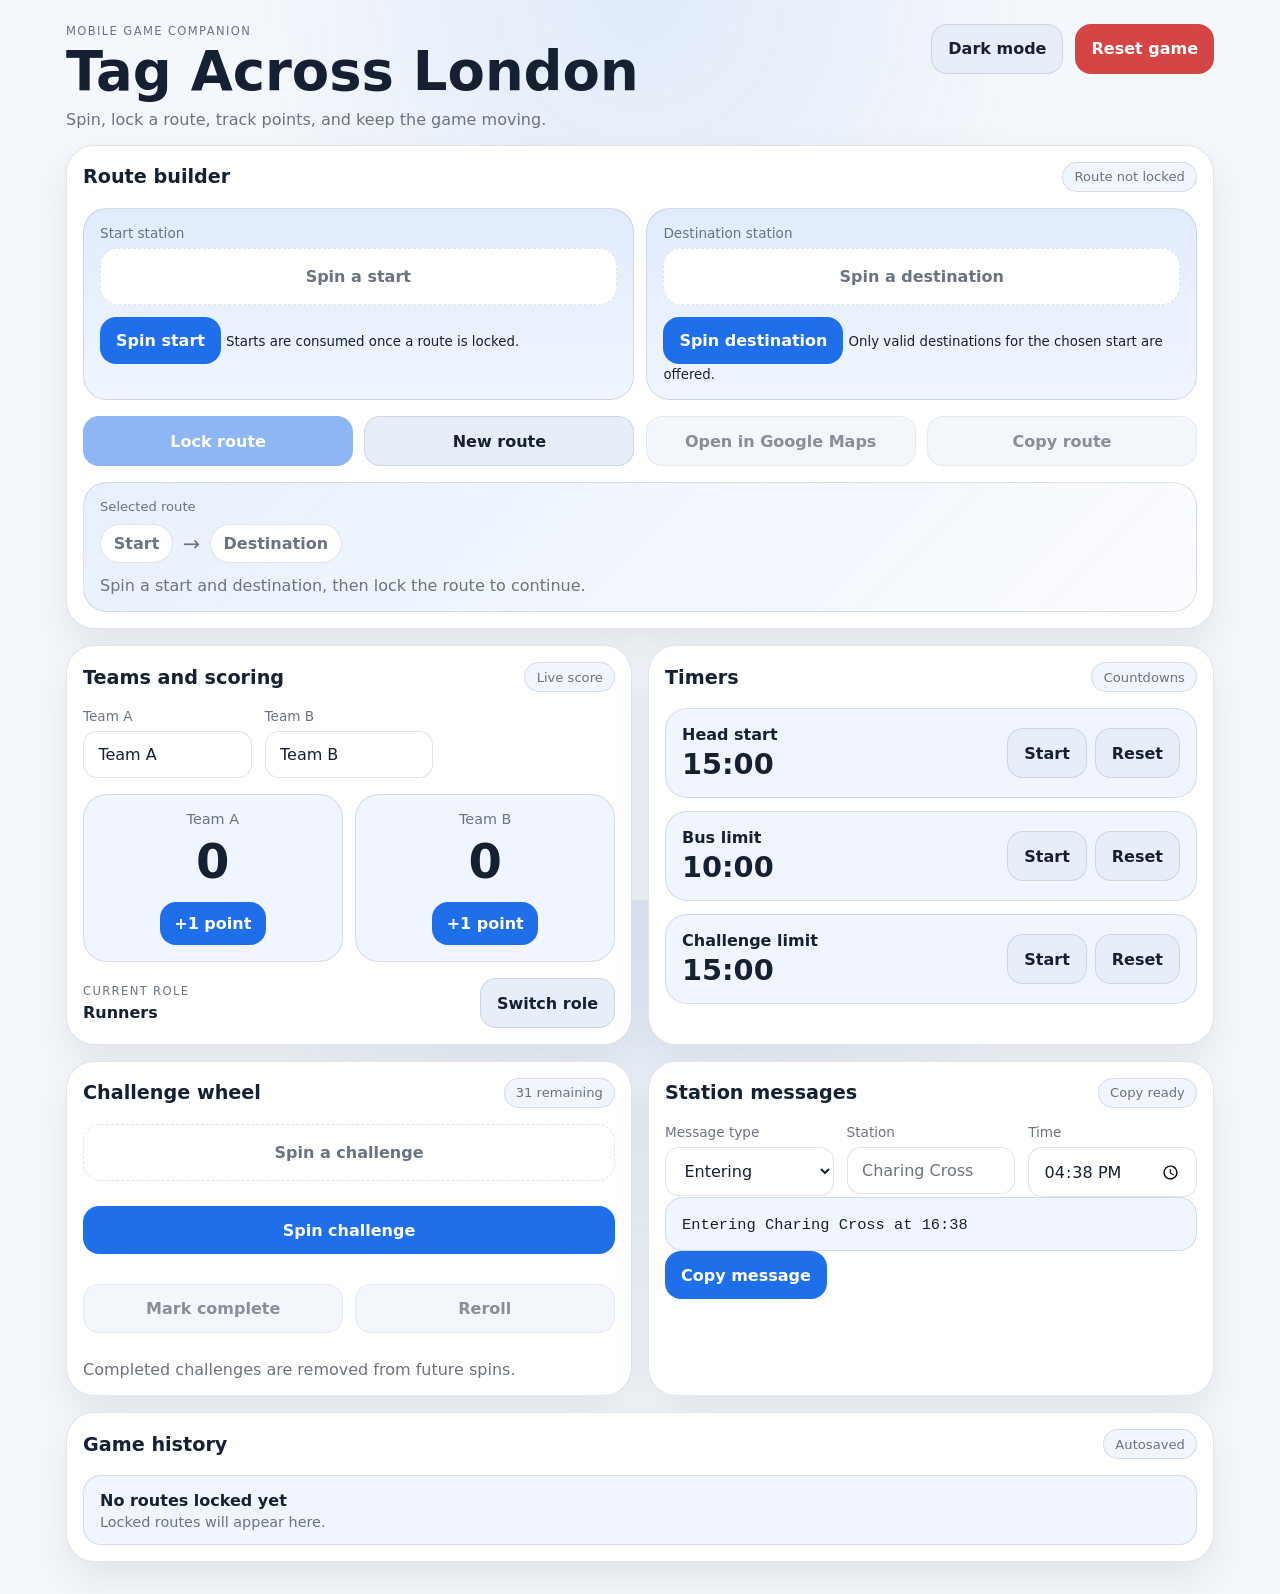
<file: index.html>
<!DOCTYPE html>
<html lang="en" data-theme="light">
<head>
  <meta charset="UTF-8" />
  <meta name="viewport" content="width=device-width, initial-scale=1, viewport-fit=cover" />
  <meta name="theme-color" content="#f4f7fb" />
  <meta name="apple-mobile-web-app-capable" content="yes" />
  <meta name="apple-mobile-web-app-status-bar-style" content="default" />
  <meta name="apple-mobile-web-app-title" content="Tag Across London" />
  <title>Tag Across London</title>
  <link rel="manifest" href="manifest.json" />
  <link rel="apple-touch-icon" href="icon-192.png" />
  <link rel="icon" type="image/png" href="icon-192.png" />
  <link rel="stylesheet" href="style.css" />
</head>
<body>
  <div class="app-shell">
    <header class="topbar">
      <div>
        <div class="eyebrow">Mobile game companion</div>
        <h1>Tag Across London</h1>
        <p class="subtitle">Spin, lock a route, track points, and keep the game moving.</p>
      </div>
      <div class="top-actions">
        <button id="themeToggle" class="ghost">Dark mode</button>
        <button id="resetGame" class="danger">Reset game</button>
      </div>
    </header>

    <main class="grid">
      <section class="card hero-card">
        <div class="section-head">
          <h2>Route builder</h2>
          <span id="routeStatus" class="pill">Route not locked</span>
        </div>

        <div class="route-panels">
          <div class="spin-box">
            <label>Start station</label>
            <div id="startChip" class="big-chip muted">Spin a start</div>
            <button id="spinStart" class="primary">Spin start</button>
            <small id="startHint">Starts are consumed once a route is locked.</small>
          </div>

          <div class="spin-box">
            <label>Destination station</label>
            <div id="destinationChip" class="big-chip muted">Spin a destination</div>
            <button id="spinDestination" class="primary">Spin destination</button>
            <small id="destinationHint">Only valid destinations for the chosen start are offered.</small>
          </div>
        </div>

        <div class="route-actions">
          <button id="lockRoute" class="primary">Lock route</button>
          <button id="newRoute" class="ghost">New route</button>
          <button id="openMaps" class="ghost" disabled>Open in Google Maps</button>
          <button id="copyRoute" class="ghost" disabled>Copy route</button>
        </div>

        <div class="route-map" aria-label="Selected route">
          <div class="mini-map-label">Selected route</div>
          <div class="mini-map-line">
            <span id="mapStart" class="map-node muted">Start</span>
            <span class="map-arrow">→</span>
            <span id="mapDestination" class="map-node muted">Destination</span>
          </div>
          <p id="mapText" class="map-text">Spin a start and destination, then lock the route to continue.</p>
        </div>
      </section>

      <section class="card">
        <div class="section-head">
          <h2>Teams and scoring</h2>
          <span class="pill">Live score</span>
        </div>

        <div class="team-grid">
          <label class="field">
            <span>Team A</span>
            <input id="teamAName" type="text" />
          </label>
          <label class="field">
            <span>Team B</span>
            <input id="teamBName" type="text" />
          </label>
        </div>

        <div class="scoreboard">
          <div class="score-card">
            <div id="teamALabel" class="score-title">Team A</div>
            <div id="teamAScore" class="score-number">0</div>
            <button id="scoreA" class="primary small">+1 point</button>
          </div>
          <div class="score-card">
            <div id="teamBLabel" class="score-title">Team B</div>
            <div id="teamBScore" class="score-number">0</div>
            <button id="scoreB" class="primary small">+1 point</button>
          </div>
        </div>

        <div class="role-row">
          <div>
            <div class="eyebrow">Current role</div>
            <strong id="currentRole">Runners</strong>
          </div>
          <button id="switchRole" class="ghost">Switch role</button>
        </div>
      </section>

      <section class="card">
        <div class="section-head">
          <h2>Timers</h2>
          <span class="pill">Countdowns</span>
        </div>

        <div class="timer-list">
          <div class="timer-row" data-timer="headStart">
            <div>
              <strong>Head start</strong>
              <div class="timer-value" id="headStartValue">15:00</div>
            </div>
            <div class="timer-controls">
              <button class="ghost timer-toggle">Start</button>
              <button class="ghost timer-reset">Reset</button>
            </div>
          </div>
          <div class="timer-row" data-timer="busLimit">
            <div>
              <strong>Bus limit</strong>
              <div class="timer-value" id="busLimitValue">10:00</div>
            </div>
            <div class="timer-controls">
              <button class="ghost timer-toggle">Start</button>
              <button class="ghost timer-reset">Reset</button>
            </div>
          </div>
          <div class="timer-row" data-timer="challenge">
            <div>
              <strong>Challenge limit</strong>
              <div class="timer-value" id="challengeValue">15:00</div>
            </div>
            <div class="timer-controls">
              <button class="ghost timer-toggle">Start</button>
              <button class="ghost timer-reset">Reset</button>
            </div>
          </div>
        </div>
      </section>

      <section class="card">
        <div class="section-head">
          <h2>Challenge wheel</h2>
          <span id="challengeCount" class="pill">31 challenges</span>
        </div>

        <div class="challenge-wheel">
          <div id="challengeChip" class="big-chip muted">Spin a challenge</div>
          <button id="spinChallenge" class="primary">Spin challenge</button>
          <div class="route-actions compact">
            <button id="markChallengeDone" class="ghost" disabled>Mark complete</button>
            <button id="rerollChallenge" class="ghost" disabled>Reroll</button>
          </div>
          <p id="challengeText" class="map-text">Completed challenges are removed from future spins.</p>
        </div>
      </section>

      <section class="card">
        <div class="section-head">
          <h2>Station messages</h2>
          <span class="pill">Copy ready</span>
        </div>

        <div class="message-form">
          <label class="field">
            <span>Message type</span>
            <select id="messageType">
              <option value="Entering">Entering</option>
              <option value="Leaving">Leaving</option>
            </select>
          </label>
          <label class="field">
            <span>Station</span>
            <input id="messageStation" type="text" placeholder="Charing Cross" />
          </label>
          <label class="field">
            <span>Time</span>
            <input id="messageTime" type="time" />
          </label>
        </div>

        <div class="message-output">
          <code id="messagePreview">Entering Charing Cross at 14:30</code>
        </div>
        <button id="copyMessage" class="primary">Copy message</button>
      </section>

      <section class="card full-width">
        <div class="section-head">
          <h2>Game history</h2>
          <span class="pill">Autosaved</span>
        </div>
        <div id="historyList" class="history-list"></div>
      </section>
    </main>
  </div>

  <template id="historyTemplate">
    <article class="history-item">
      <div class="history-title"></div>
      <div class="history-meta"></div>
    </article>
  </template>

  <script src="app.js"></script>
</body>
</html>
</file>
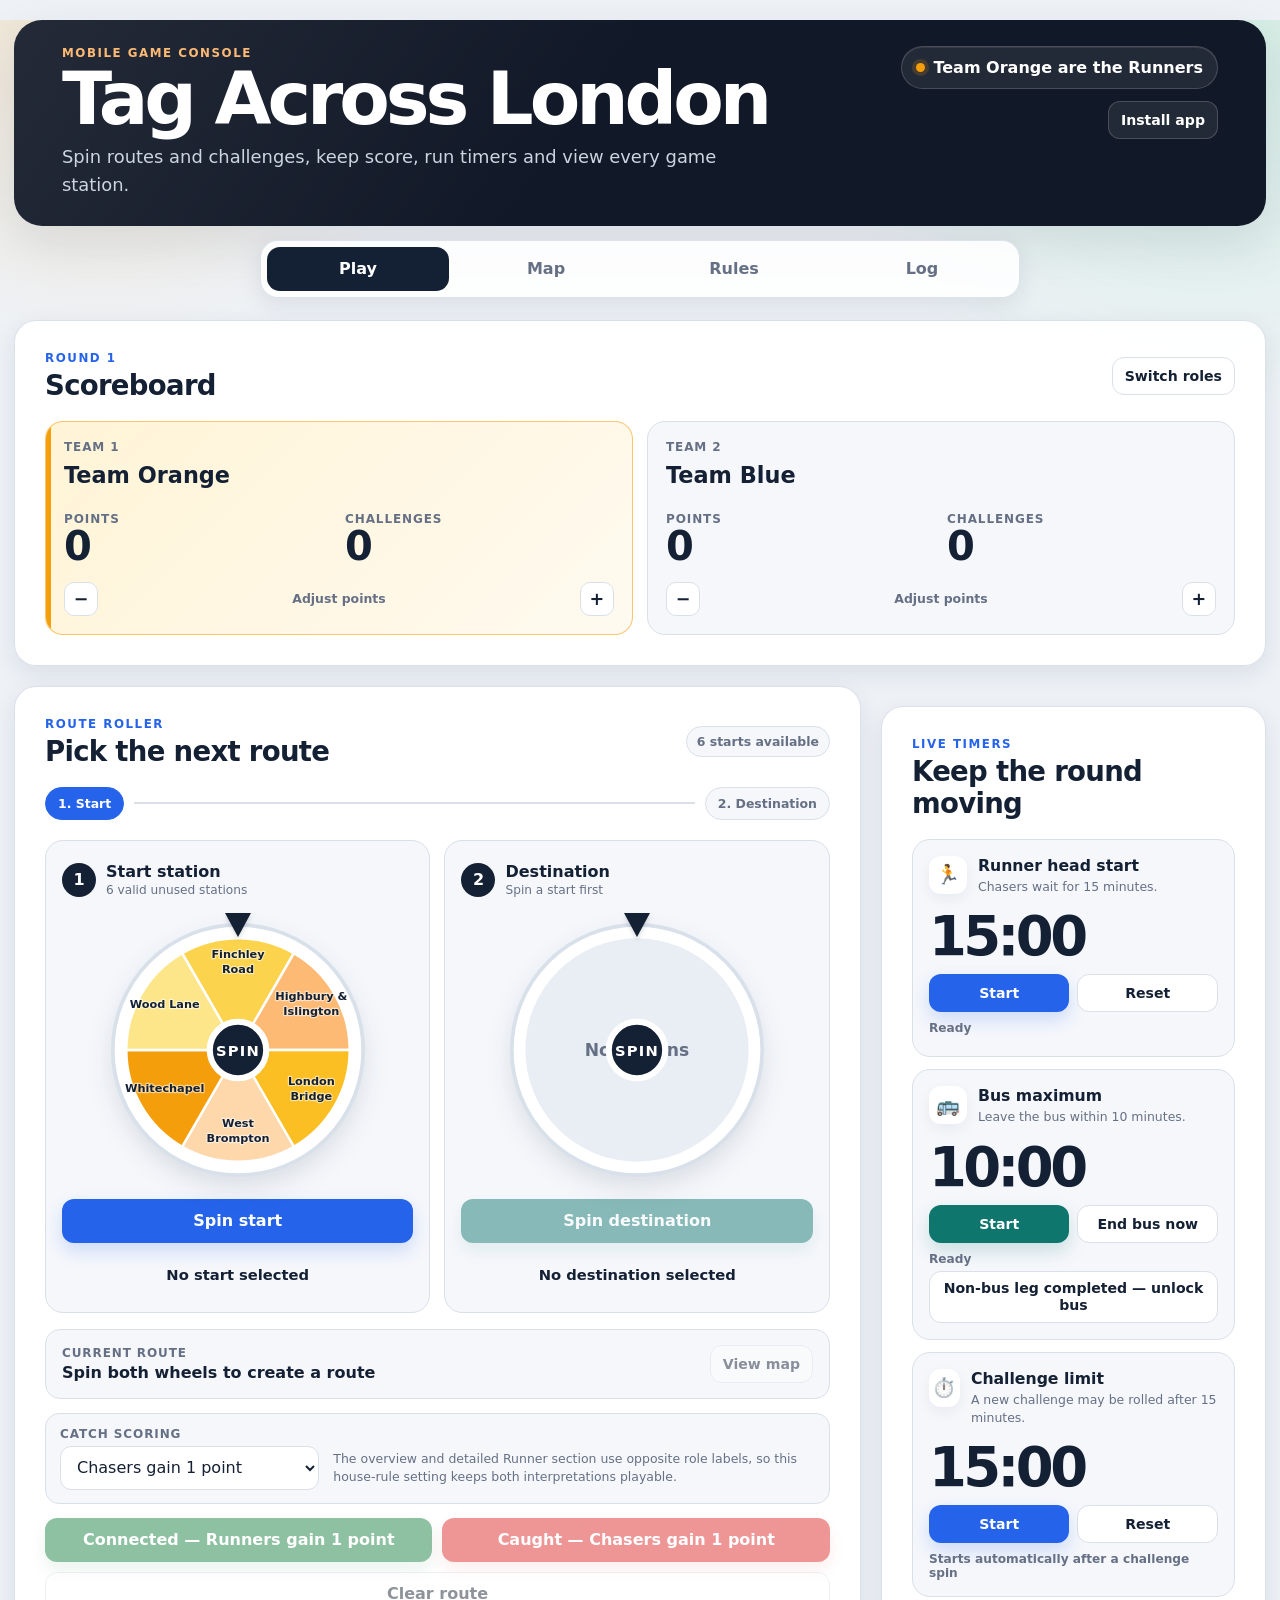
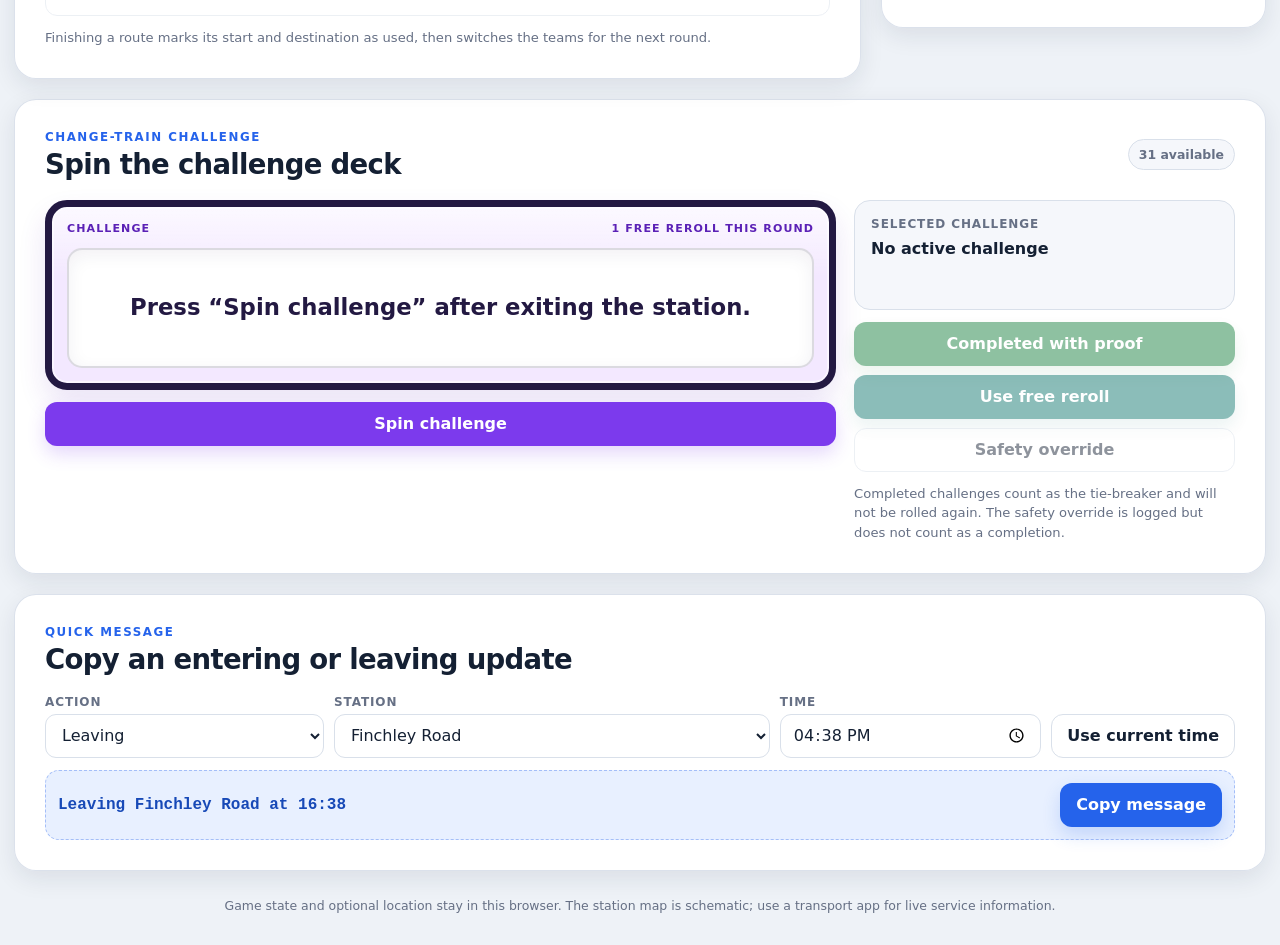
<file: tag-across-london-game-website/tag-across-london-game/hosted-site/index.html>
<!doctype html>
<html lang="en">
<head>
  <meta charset="utf-8">
  <meta name="viewport" content="width=device-width, initial-scale=1, viewport-fit=cover">
  <meta name="theme-color" content="#111827">
  <meta name="description" content="A lightweight game console for Tag Across London: route and challenge spinners, a station map, timers, scores, messages and a round log.">
  <title>Tag Across London — Game Console</title>
  <link rel="manifest" href="manifest.webmanifest">
  <link rel="icon" href="icon.svg" type="image/svg+xml">
  <link rel="stylesheet" href="styles.css">
</head>
<body>
  <a class="skip-link" href="#main">Skip to game controls</a>

  <header class="app-header">
    <div class="header-copy">
      <p class="eyebrow">Mobile game console</p>
      <h1>Tag Across London</h1>
      <p class="subtitle">Spin routes and challenges, keep score, run timers and view every game station.</p>
    </div>
    <div class="header-actions">
      <span id="runnerBadge" class="runner-badge" aria-live="polite">Team Orange are the Runners</span>
      <button id="installButton" class="button button-ghost button-small" type="button" hidden>Install app</button>
    </div>
  </header>

  <nav class="tabbar" aria-label="Game sections">
    <button class="tab-button is-active" type="button" data-tab="play" aria-controls="panel-play" aria-selected="true">Play</button>
    <button class="tab-button" type="button" data-tab="map" aria-controls="panel-map" aria-selected="false">Map</button>
    <button class="tab-button" type="button" data-tab="rules" aria-controls="panel-rules" aria-selected="false">Rules</button>
    <button class="tab-button" type="button" data-tab="log" aria-controls="panel-log" aria-selected="false">Log</button>
  </nav>

  <main id="main" class="app-main">
    <section id="panel-play" class="tab-panel is-active" data-panel="play" aria-labelledby="play-heading">
      <h2 id="play-heading" class="sr-only">Play controls</h2>

      <section class="card scoreboard-card" aria-labelledby="scoreboard-title">
        <div class="section-heading">
          <div>
            <p class="eyebrow">Round <span id="roundNumber">1</span></p>
            <h3 id="scoreboard-title">Scoreboard</h3>
          </div>
          <button id="switchRolesButton" class="button button-ghost button-small" type="button">Switch roles</button>
        </div>

        <div class="score-grid">
          <article id="teamCard0" class="team-card is-runner">
            <label class="field-label" for="teamName0">Team 1</label>
            <input id="teamName0" class="team-name-input" value="Team Orange" maxlength="32" autocomplete="off">
            <div class="team-stats">
              <div>
                <span class="stat-label">Points</span>
                <strong id="teamScore0" class="stat-value">0</strong>
              </div>
              <div>
                <span class="stat-label">Challenges</span>
                <strong id="teamChallenges0" class="stat-value">0</strong>
              </div>
            </div>
            <div class="manual-score-controls" aria-label="Manual score adjustment for Team 1">
              <button class="icon-button" type="button" data-score-team="0" data-score-delta="-1" aria-label="Subtract one point from Team 1">−</button>
              <span>Adjust points</span>
              <button class="icon-button" type="button" data-score-team="0" data-score-delta="1" aria-label="Add one point to Team 1">+</button>
            </div>
          </article>

          <article id="teamCard1" class="team-card">
            <label class="field-label" for="teamName1">Team 2</label>
            <input id="teamName1" class="team-name-input" value="Team Blue" maxlength="32" autocomplete="off">
            <div class="team-stats">
              <div>
                <span class="stat-label">Points</span>
                <strong id="teamScore1" class="stat-value">0</strong>
              </div>
              <div>
                <span class="stat-label">Challenges</span>
                <strong id="teamChallenges1" class="stat-value">0</strong>
              </div>
            </div>
            <div class="manual-score-controls" aria-label="Manual score adjustment for Team 2">
              <button class="icon-button" type="button" data-score-team="1" data-score-delta="-1" aria-label="Subtract one point from Team 2">−</button>
              <span>Adjust points</span>
              <button class="icon-button" type="button" data-score-team="1" data-score-delta="1" aria-label="Add one point to Team 2">+</button>
            </div>
          </article>
        </div>
      </section>

      <div class="content-grid content-grid-route">
        <section class="card route-card" aria-labelledby="route-title">
          <div class="section-heading">
            <div>
              <p class="eyebrow">Route roller</p>
              <h3 id="route-title">Pick the next route</h3>
            </div>
            <span id="routeAvailability" class="status-pill">6 starts available</span>
          </div>

          <div class="route-progress" aria-label="Route selection progress">
            <span id="routeStepStart" class="route-step is-active">1. Start</span>
            <span class="route-step-line" aria-hidden="true"></span>
            <span id="routeStepDestination" class="route-step">2. Destination</span>
          </div>

          <div class="wheel-grid">
            <article class="wheel-card">
              <div class="wheel-label-row">
                <span class="wheel-number">1</span>
                <div>
                  <h4>Start station</h4>
                  <p id="startPoolLabel">Unused stations only</p>
                </div>
              </div>
              <div class="wheel-stage">
                <span class="wheel-pointer" aria-hidden="true"></span>
                <svg id="startWheel" class="spinner-wheel" viewBox="0 0 220 220" role="img" aria-label="Start station wheel"></svg>
              </div>
              <button id="spinStartButton" class="button button-primary button-wide" type="button">Spin start</button>
              <p id="startResult" class="wheel-result" aria-live="polite">No start selected</p>
            </article>

            <article class="wheel-card">
              <div class="wheel-label-row">
                <span class="wheel-number">2</span>
                <div>
                  <h4>Destination</h4>
                  <p id="destinationPoolLabel">Spin a start first</p>
                </div>
              </div>
              <div class="wheel-stage">
                <span class="wheel-pointer" aria-hidden="true"></span>
                <svg id="destinationWheel" class="spinner-wheel" viewBox="0 0 220 220" role="img" aria-label="Destination station wheel"></svg>
              </div>
              <button id="spinDestinationButton" class="button button-secondary button-wide" type="button" disabled>Spin destination</button>
              <p id="destinationResult" class="wheel-result" aria-live="polite">No destination selected</p>
            </article>
          </div>

          <div id="routeSummary" class="route-summary is-empty">
            <div>
              <span class="summary-label">Current route</span>
              <strong id="routeSummaryText">Spin both wheels to create a route</strong>
            </div>
            <button id="viewOnMapButton" class="button button-ghost button-small" type="button" disabled>View map</button>
          </div>

          <div class="rule-setting">
            <label for="catchScoring">
              <span class="field-label">Catch scoring</span>
              <select id="catchScoring">
                <option value="chasersPoint">Chasers gain 1 point</option>
                <option value="noPoint">No point is awarded</option>
              </select>
            </label>
            <p>The overview and detailed Runner section use opposite role labels, so this house-rule setting keeps both interpretations playable.</p>
          </div>

          <div class="route-actions">
            <button id="routeConnectedButton" class="button button-success" type="button" disabled>Connected — Runners gain 1 point</button>
            <button id="routeCaughtButton" class="button button-danger" type="button" disabled>Caught — Chasers gain 1 point</button>
            <button id="clearRouteButton" class="button button-ghost" type="button" disabled>Clear route</button>
          </div>
          <p class="helper-text">Finishing a route marks its start and destination as used, then switches the teams for the next round.</p>
        </section>

        <section class="card timers-card" aria-labelledby="timers-title">
          <div class="section-heading">
            <div>
              <p class="eyebrow">Live timers</p>
              <h3 id="timers-title">Keep the round moving</h3>
            </div>
          </div>

          <article class="timer-block" data-timer-card="headstart">
            <div class="timer-copy">
              <span class="timer-icon" aria-hidden="true">🏃</span>
              <div>
                <h4>Runner head start</h4>
                <p>Chasers wait for 15 minutes.</p>
              </div>
            </div>
            <div id="headstartDisplay" class="timer-display" aria-live="polite">15:00</div>
            <div class="timer-controls">
              <button class="button button-primary button-small" type="button" data-timer-action="toggle" data-timer="headstart">Start</button>
              <button class="button button-ghost button-small" type="button" data-timer-action="reset" data-timer="headstart">Reset</button>
            </div>
            <p id="headstartStatus" class="timer-status">Ready</p>
          </article>

          <article class="timer-block" data-timer-card="bus">
            <div class="timer-copy">
              <span class="timer-icon" aria-hidden="true">🚌</span>
              <div>
                <h4>Bus maximum</h4>
                <p>Leave the bus within 10 minutes.</p>
              </div>
            </div>
            <div id="busDisplay" class="timer-display" aria-live="polite">10:00</div>
            <div class="timer-controls">
              <button class="button button-secondary button-small" type="button" data-timer-action="toggle" data-timer="bus">Start</button>
              <button id="endBusButton" class="button button-ghost button-small" type="button">End bus now</button>
            </div>
            <p id="busStatus" class="timer-status">Ready</p>
            <button id="unlockBusButton" class="button button-ghost button-small button-wide" type="button" hidden>Non-bus leg completed — unlock bus</button>
          </article>

          <article class="timer-block" data-timer-card="challenge">
            <div class="timer-copy">
              <span class="timer-icon" aria-hidden="true">⏱️</span>
              <div>
                <h4>Challenge limit</h4>
                <p>A new challenge may be rolled after 15 minutes.</p>
              </div>
            </div>
            <div id="challengeDisplay" class="timer-display" aria-live="polite">15:00</div>
            <div class="timer-controls">
              <button class="button button-primary button-small" type="button" data-timer-action="toggle" data-timer="challenge">Start</button>
              <button class="button button-ghost button-small" type="button" data-timer-action="reset" data-timer="challenge">Reset</button>
            </div>
            <p id="challengeTimerStatus" class="timer-status">Starts automatically after a challenge spin</p>
          </article>
        </section>
      </div>

      <section class="card challenge-card" aria-labelledby="challenge-title">
        <div class="section-heading">
          <div>
            <p class="eyebrow">Change-train challenge</p>
            <h3 id="challenge-title">Spin the challenge deck</h3>
          </div>
          <span id="challengeCountPill" class="status-pill">31 available</span>
        </div>

        <div class="challenge-layout">
          <div class="challenge-spinner-area">
            <div class="slot-machine" aria-live="polite" aria-atomic="true">
              <div class="slot-topline">
                <span>CHALLENGE</span>
                <span id="rerollStatus">1 free reroll this round</span>
              </div>
              <div id="challengeSlot" class="slot-window">Press “Spin challenge” after exiting the station.</div>
            </div>
            <button id="spinChallengeButton" class="button button-accent button-wide" type="button">Spin challenge</button>
          </div>

          <div class="challenge-action-panel">
            <div id="challengeSelectedPanel" class="selected-challenge is-empty">
              <span class="summary-label">Selected challenge</span>
              <strong id="selectedChallengeText">No active challenge</strong>
            </div>
            <div class="challenge-buttons">
              <button id="completeChallengeButton" class="button button-success" type="button" disabled>Completed with proof</button>
              <button id="rerollChallengeButton" class="button button-secondary" type="button" disabled>Use free reroll</button>
              <button id="safetySkipButton" class="button button-ghost" type="button" disabled>Safety override</button>
            </div>
            <p class="helper-text">Completed challenges count as the tie-breaker and will not be rolled again. The safety override is logged but does not count as a completion.</p>
          </div>
        </div>
      </section>

      <section class="card message-card" aria-labelledby="message-title">
        <div class="section-heading">
          <div>
            <p class="eyebrow">Quick message</p>
            <h3 id="message-title">Copy an entering or leaving update</h3>
          </div>
        </div>

        <div class="message-builder">
          <label>
            <span class="field-label">Action</span>
            <select id="messageAction">
              <option value="Leaving">Leaving</option>
              <option value="Entering">Entering</option>
            </select>
          </label>
          <label>
            <span class="field-label">Station</span>
            <select id="messageStation"></select>
          </label>
          <label>
            <span class="field-label">Time</span>
            <input id="messageTime" type="time">
          </label>
          <button id="nowButton" class="button button-ghost" type="button">Use current time</button>
        </div>
        <div class="message-preview-row">
          <code id="messagePreview">Leaving Finchley Road at 14:30</code>
          <button id="copyMessageButton" class="button button-primary" type="button">Copy message</button>
        </div>
      </section>
    </section>

    <section id="panel-map" class="tab-panel" data-panel="map" aria-labelledby="map-title" hidden>
      <section class="card map-card">
        <div class="section-heading map-heading">
          <div>
            <p class="eyebrow">Station map</p>
            <h2 id="map-title">Starts, destinations and selected route</h2>
          </div>
          <div class="map-toolbar">
            <label class="toggle-label">
              <input id="showAllRoutesToggle" type="checkbox">
              <span>Show all valid links</span>
            </label>
            <button id="locateButton" class="button button-ghost button-small" type="button">Show my location</button>
          </div>
        </div>

        <div class="map-legend" aria-label="Map legend">
          <span><i class="legend-dot legend-start"></i>Start station</span>
          <span><i class="legend-dot legend-destination"></i>Destination</span>
          <span><i class="legend-line"></i>Selected route</span>
        </div>

        <div id="mapViewport" class="map-viewport">
          <svg id="gameMap" class="game-map" viewBox="0 0 1000 600" role="img" aria-labelledby="mapSvgTitle mapSvgDescription">
            <title id="mapSvgTitle">Schematic map of Tag Across London game stations</title>
            <desc id="mapSvgDescription">Orange markers are start stations, green markers are destinations, and the selected route is drawn between them.</desc>
            <defs>
              <pattern id="mapGrid" width="50" height="50" patternUnits="userSpaceOnUse">
                <path d="M 50 0 L 0 0 0 50" class="map-grid-line"></path>
              </pattern>
              <filter id="mapShadow" x="-30%" y="-30%" width="160%" height="160%">
                <feDropShadow dx="0" dy="3" stdDeviation="3" flood-opacity="0.18"></feDropShadow>
              </filter>
            </defs>
            <rect x="0" y="0" width="1000" height="600" rx="26" class="map-background"></rect>
            <rect x="0" y="0" width="1000" height="600" rx="26" fill="url(#mapGrid)"></rect>
            <g id="mapDecorations" aria-hidden="true">
              <text x="90" y="72" class="map-region-label">WEST LONDON</text>
              <text x="440" y="72" class="map-region-label">CENTRAL LONDON</text>
              <text x="790" y="72" class="map-region-label">EAST LONDON</text>
              <path id="thamesPath" class="river-path" d="M 0 420 C 110 365, 180 500, 285 440 S 440 370, 520 420 S 650 505, 735 430 S 870 350, 1000 390"></path>
              <text x="468" y="457" class="river-label">River Thames</text>
            </g>
            <g id="allRouteLines"></g>
            <g id="selectedRouteLine"></g>
            <g id="stationMarkers"></g>
            <g id="userLocationLayer"></g>
          </svg>
        </div>

        <div class="map-detail-grid">
          <article class="route-detail-card">
            <span class="summary-label">Selected route</span>
            <strong id="mapRouteText">No route selected</strong>
            <p id="mapRouteNote">Spin a start and destination, or tap an unused start marker to choose manually.</p>
            <div class="map-route-actions">
              <a id="directionsLink" class="button button-primary" href="#" target="_blank" rel="noopener" aria-disabled="true">Open transit directions</a>
              <button id="copyRouteButton" class="button button-ghost" type="button" disabled>Copy route</button>
            </div>
          </article>
          <article class="station-detail-card">
            <span class="summary-label">Map selection</span>
            <strong id="stationDetailName">Tap a station marker</strong>
            <p id="stationDetailText">The map is schematic and intended for game planning, not turn-by-turn navigation.</p>
            <button id="useStationButton" class="button button-ghost button-small" type="button" hidden>Use this station</button>
          </article>
        </div>
      </section>
    </section>

    <section id="panel-rules" class="tab-panel" data-panel="rules" aria-labelledby="rules-title" hidden>
      <section class="card rules-card">
        <div class="section-heading">
          <div>
            <p class="eyebrow">Quick reference</p>
            <h2 id="rules-title">Rules at a glance</h2>
          </div>
          <a class="button button-ghost button-small" href="tag-across-london-rulesheet.pdf" target="_blank" rel="noopener">Open full rulesheet</a>
        </div>

        <div class="rules-grid">
          <details open>
            <summary>Round flow</summary>
            <ol>
              <li>Roll an unused start, then a valid unused destination for that start.</li>
              <li>Runners receive a 15-minute head start.</li>
              <li>Runners touch both station signs and send photo proof to connect the route.</li>
              <li>A Chaser catches a Runner by physically touching them before the route is connected; use the selected catch-scoring setting.</li>
              <li>Record the outcome, switch roles and begin the next round.</li>
            </ol>
          </details>
          <details>
            <summary>Movement</summary>
            <ul>
              <li>Walking is allowed at any time.</li>
              <li>Taxis, private couriers and the London Eye are banned.</li>
              <li>A bus may be used for no more than 10 minutes, with no immediate bus-to-bus transfer.</li>
              <li>Do not split up except within an enclosed space.</li>
            </ul>
          </details>
          <details>
            <summary>Station updates</summary>
            <ul>
              <li>On leaving or entering a station, message the Chasers with the station and time.</li>
              <li>To change trains, exit the station and spin a challenge.</li>
              <li>Getting back on exactly the same train is permitted without a challenge.</li>
            </ul>
          </details>
          <details>
            <summary>Challenges</summary>
            <ul>
              <li>Proof is required.</li>
              <li>One free reroll is allowed per round.</li>
              <li>After 15 minutes without completion, a new challenge may be rolled.</li>
              <li>Challenges already completed during the game are automatically excluded from future spins.</li>
            </ul>
          </details>
          <details>
            <summary>Winning</summary>
            <ul>
              <li>The team with the most points wins.</li>
              <li>If points are tied, the team that completed the most challenges wins.</li>
            </ul>
          </details>
          <details>
            <summary>Safety</summary>
            <ul>
              <li>Obey transport staff, road rules and local laws.</li>
              <li>Do not trespass or obstruct the public.</li>
              <li>Use the safety override for anything unsafe, inaccessible or inappropriate in the moment.</li>
            </ul>
          </details>
        </div>
      </section>

      <section class="card challenge-library-card" aria-labelledby="challenge-library-title">
        <div class="section-heading challenge-library-heading">
          <div>
            <p class="eyebrow">Challenge deck</p>
            <h3 id="challenge-library-title">All challenges</h3>
          </div>
          <label class="search-field">
            <span class="sr-only">Search challenges</span>
            <input id="challengeSearch" type="search" placeholder="Search challenges">
          </label>
        </div>
        <div id="challengeLibrary" class="challenge-library"></div>
      </section>
    </section>

    <section id="panel-log" class="tab-panel" data-panel="log" aria-labelledby="log-title" hidden>
      <section class="card log-card">
        <div class="section-heading">
          <div>
            <p class="eyebrow">Game history</p>
            <h2 id="log-title">Round log and saved state</h2>
          </div>
          <span class="status-pill">Saved on this device</span>
        </div>

        <div class="log-toolbar">
          <button id="copyLogButton" class="button button-primary" type="button">Copy log</button>
          <button id="downloadLogButton" class="button button-ghost" type="button">Download text log</button>
          <button id="exportStateButton" class="button button-ghost" type="button">Export game state</button>
          <label class="button button-ghost file-button">
            Import game state
            <input id="importStateInput" type="file" accept="application/json,.json">
          </label>
          <button id="undoButton" class="button button-ghost" type="button">Undo last score or outcome</button>
          <button id="resetGameButton" class="button button-danger" type="button">Reset whole game</button>
        </div>

        <ol id="gameLog" class="game-log" aria-live="polite"></ol>
      </section>
    </section>
  </main>

  <footer class="app-footer">
    <p>Game state and optional location stay in this browser. The station map is schematic; use a transport app for live service information.</p>
  </footer>

  <div id="toastRegion" class="toast-region" aria-live="polite" aria-atomic="true"></div>

  <dialog id="confirmDialog" class="confirm-dialog">
    <form method="dialog">
      <h2 id="confirmTitle">Confirm action</h2>
      <p id="confirmMessage">Are you sure?</p>
      <div class="dialog-actions">
        <button class="button button-ghost" value="cancel">Cancel</button>
        <button id="confirmAcceptButton" class="button button-danger" value="confirm">Confirm</button>
      </div>
    </form>
  </dialog>

  <script src="app.js" defer></script>
</body>
</html>
</file>
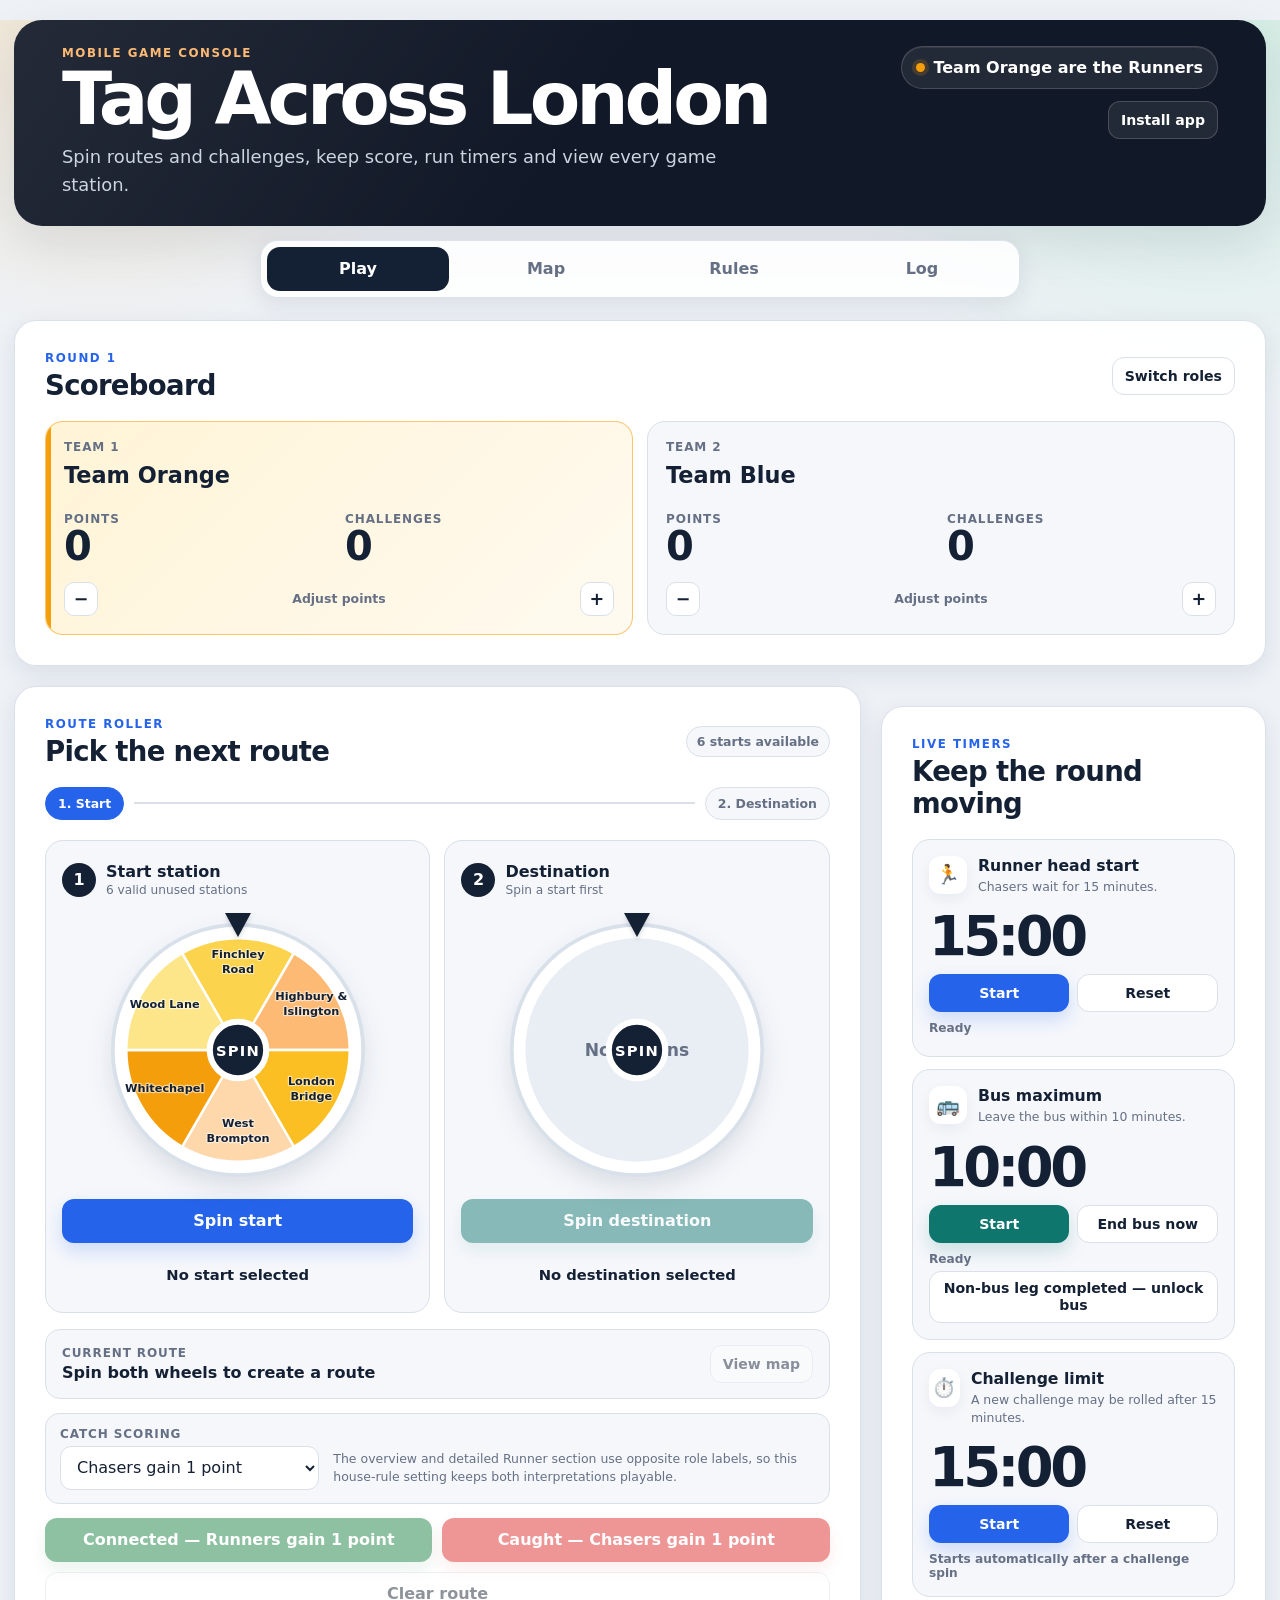
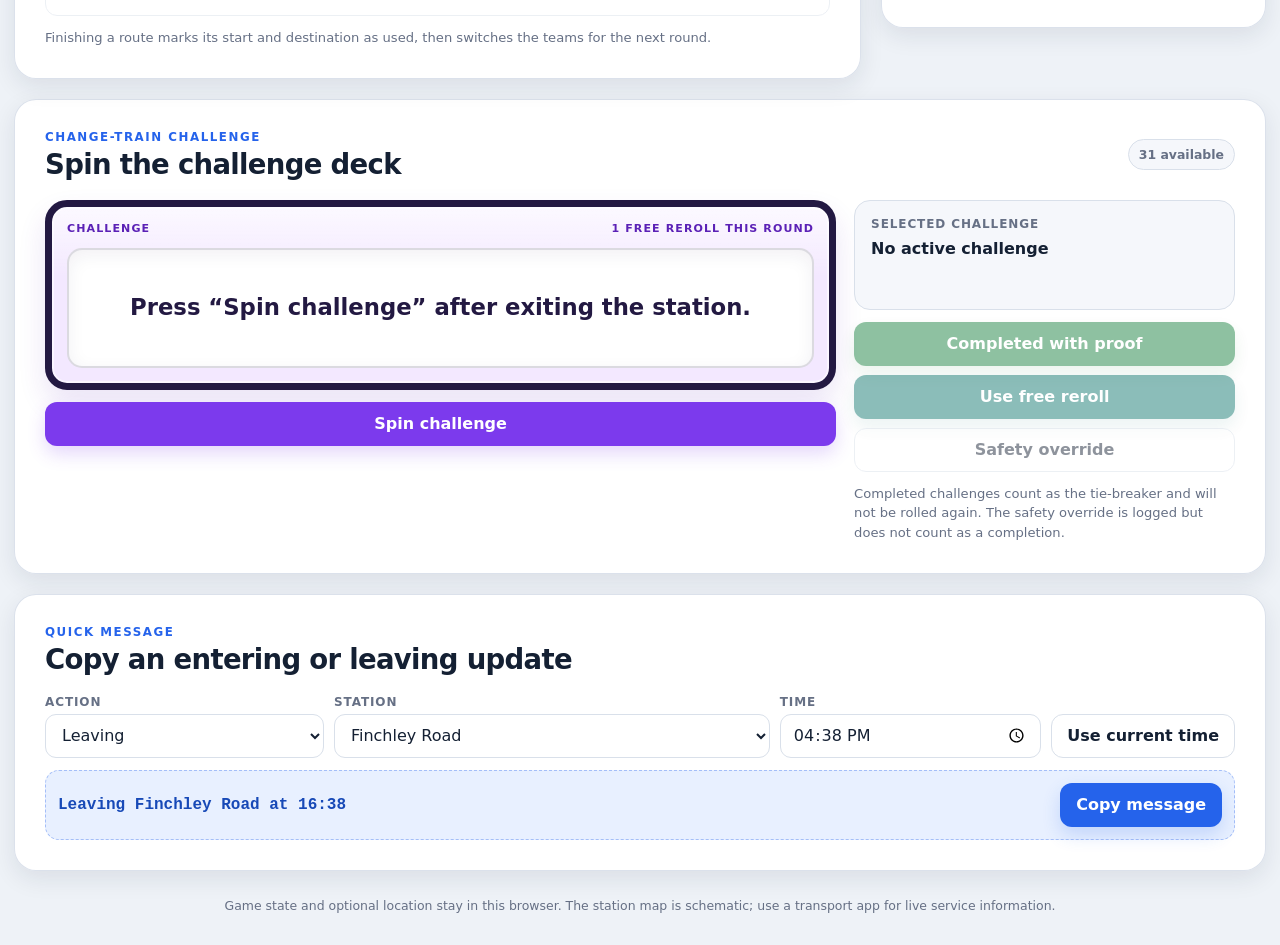
<file: tag-across-london-game-website/tag-across-london-game/tag-across-london.html>
<!doctype html>
<html lang="en">
<head>
  <meta charset="utf-8">
  <meta name="viewport" content="width=device-width, initial-scale=1, viewport-fit=cover">
  <meta name="theme-color" content="#111827">
  <meta name="description" content="A self-contained game console for Tag Across London: route and challenge spinners, a station map, timers, scores, messages and a round log.">
  <title>Tag Across London — Game Console</title>
<style>
:root {
  color-scheme: light;
  --ink: #142033;
  --muted: #667085;
  --surface: #ffffff;
  --surface-alt: #f5f7fb;
  --surface-strong: #e8edf5;
  --border: #d9e0ea;
  --shadow: 0 18px 50px rgba(20, 32, 51, 0.10);
  --shadow-small: 0 8px 24px rgba(20, 32, 51, 0.09);
  --runner: #f59e0b;
  --runner-soft: #fff4d6;
  --destination: #22c55e;
  --destination-soft: #dcfce7;
  --blue: #2563eb;
  --blue-dark: #1749b7;
  --blue-soft: #e8f0ff;
  --accent: #7c3aed;
  --accent-dark: #5b21b6;
  --danger: #dc2626;
  --danger-dark: #a71919;
  --danger-soft: #fee2e2;
  --success: #15803d;
  --success-dark: #10652f;
  --success-soft: #dcfce7;
  --radius: 22px;
  --radius-small: 14px;
  --focus: 0 0 0 4px rgba(37, 99, 235, 0.18);
  font-family: Inter, ui-sans-serif, system-ui, -apple-system, BlinkMacSystemFont, "Segoe UI", sans-serif;
}

* {
  box-sizing: border-box;
}

html {
  min-height: 100%;
  background: #eef2f7;
  scroll-behavior: smooth;
}

body {
  min-width: 320px;
  min-height: 100vh;
  margin: 0;
  color: var(--ink);
  background:
    radial-gradient(circle at 8% -2%, rgba(245, 158, 11, 0.18), transparent 24rem),
    radial-gradient(circle at 94% 0%, rgba(34, 197, 94, 0.14), transparent 25rem),
    #eef2f7;
}

button,
input,
select {
  font: inherit;
}

button,
a,
input,
select,
summary {
  -webkit-tap-highlight-color: transparent;
}

button:focus-visible,
a:focus-visible,
input:focus-visible,
select:focus-visible,
summary:focus-visible {
  outline: none;
  box-shadow: var(--focus);
}

button:disabled,
a[aria-disabled="true"] {
  cursor: not-allowed;
  opacity: 0.48;
}

a[aria-disabled="true"] {
  pointer-events: none;
}

.skip-link {
  position: fixed;
  z-index: 1000;
  top: 12px;
  left: 12px;
  padding: 10px 14px;
  border-radius: 10px;
  color: white;
  background: var(--ink);
  transform: translateY(-160%);
}

.skip-link:focus {
  transform: translateY(0);
}

.sr-only {
  position: absolute !important;
  width: 1px !important;
  height: 1px !important;
  padding: 0 !important;
  margin: -1px !important;
  overflow: hidden !important;
  clip: rect(0, 0, 0, 0) !important;
  white-space: nowrap !important;
  border: 0 !important;
}

.app-header {
  width: min(1440px, calc(100% - 28px));
  margin: 20px auto 0;
  padding: 26px clamp(20px, 5vw, 48px);
  display: flex;
  align-items: flex-start;
  justify-content: space-between;
  gap: 24px;
  color: white;
  border-radius: 28px;
  background:
    linear-gradient(125deg, rgba(255, 255, 255, 0.08), transparent 46%),
    #111827;
  box-shadow: var(--shadow);
}

.app-header h1 {
  margin: 2px 0 8px;
  font-size: clamp(2rem, 7vw, 4.6rem);
  line-height: 0.96;
  letter-spacing: -0.055em;
}

.header-copy {
  max-width: 840px;
}

.subtitle {
  max-width: 720px;
  margin: 0;
  color: #cbd5e1;
  font-size: clamp(0.96rem, 2vw, 1.12rem);
  line-height: 1.6;
}

.eyebrow {
  margin: 0 0 4px;
  color: var(--blue);
  font-size: 0.74rem;
  font-weight: 800;
  letter-spacing: 0.13em;
  text-transform: uppercase;
}

.app-header .eyebrow {
  color: #fdba74;
}

.header-actions {
  min-width: max-content;
  display: flex;
  align-items: flex-end;
  flex-direction: column;
  gap: 12px;
}

.runner-badge {
  display: inline-flex;
  align-items: center;
  gap: 8px;
  padding: 11px 14px;
  border: 1px solid rgba(255, 255, 255, 0.16);
  border-radius: 999px;
  color: white;
  background: rgba(255, 255, 255, 0.08);
  font-weight: 750;
  box-shadow: inset 0 1px rgba(255, 255, 255, 0.08);
}

.runner-badge::before {
  width: 9px;
  height: 9px;
  border-radius: 50%;
  background: var(--runner);
  box-shadow: 0 0 0 4px rgba(245, 158, 11, 0.16);
  content: "";
}

.tabbar {
  position: sticky;
  z-index: 20;
  top: 10px;
  width: min(760px, calc(100% - 28px));
  margin: 14px auto 0;
  padding: 6px;
  display: grid;
  grid-template-columns: repeat(4, 1fr);
  gap: 6px;
  border: 1px solid rgba(217, 224, 234, 0.9);
  border-radius: 18px;
  background: rgba(255, 255, 255, 0.88);
  box-shadow: var(--shadow-small);
  backdrop-filter: blur(16px);
}

.tab-button {
  min-height: 44px;
  padding: 9px 16px;
  border: 0;
  border-radius: 13px;
  color: var(--muted);
  background: transparent;
  cursor: pointer;
  font-weight: 800;
}

.tab-button:hover {
  color: var(--ink);
  background: var(--surface-alt);
}

.tab-button.is-active {
  color: white;
  background: var(--ink);
}

.app-main {
  width: min(1440px, calc(100% - 28px));
  margin: 22px auto 44px;
}

.tab-panel {
  display: none;
  animation: panel-in 220ms ease-out;
}

.tab-panel.is-active {
  display: block;
}

@keyframes panel-in {
  from { opacity: 0; transform: translateY(5px); }
  to { opacity: 1; transform: translateY(0); }
}

.card {
  padding: clamp(18px, 3vw, 30px);
  border: 1px solid rgba(217, 224, 234, 0.94);
  border-radius: var(--radius);
  background: rgba(255, 255, 255, 0.96);
  box-shadow: var(--shadow-small);
}

.card + .card,
.content-grid + .card {
  margin-top: 20px;
}

.section-heading {
  margin-bottom: 20px;
  display: flex;
  align-items: center;
  justify-content: space-between;
  gap: 18px;
}

.section-heading h2,
.section-heading h3 {
  margin: 0;
  letter-spacing: -0.025em;
}

.section-heading h2 {
  font-size: clamp(1.5rem, 4vw, 2.25rem);
}

.section-heading h3 {
  font-size: clamp(1.28rem, 3vw, 1.72rem);
}

.button {
  min-height: 44px;
  padding: 10px 15px;
  display: inline-flex;
  align-items: center;
  justify-content: center;
  gap: 8px;
  border: 1px solid transparent;
  border-radius: 12px;
  text-decoration: none;
  cursor: pointer;
  font-weight: 800;
  line-height: 1.2;
  transition: transform 140ms ease, box-shadow 140ms ease, background 140ms ease;
}

.button:not(:disabled):active {
  transform: translateY(1px) scale(0.99);
}

.button-primary {
  color: white;
  background: var(--blue);
  box-shadow: 0 8px 18px rgba(37, 99, 235, 0.19);
}

.button-primary:hover:not(:disabled) {
  background: var(--blue-dark);
}

.button-secondary {
  color: white;
  background: #0f766e;
  box-shadow: 0 8px 18px rgba(15, 118, 110, 0.18);
}

.button-secondary:hover:not(:disabled) {
  background: #0a5d57;
}

.button-accent {
  color: white;
  background: var(--accent);
  box-shadow: 0 8px 18px rgba(124, 58, 237, 0.2);
}

.button-accent:hover:not(:disabled) {
  background: var(--accent-dark);
}

.button-success {
  color: white;
  background: var(--success);
  box-shadow: 0 8px 18px rgba(21, 128, 61, 0.18);
}

.button-success:hover:not(:disabled) {
  background: var(--success-dark);
}

.button-danger {
  color: white;
  background: var(--danger);
  box-shadow: 0 8px 18px rgba(220, 38, 38, 0.16);
}

.button-danger:hover:not(:disabled) {
  background: var(--danger-dark);
}

.button-ghost {
  color: var(--ink);
  border-color: var(--border);
  background: var(--surface);
}

.button-ghost:hover:not(:disabled) {
  background: var(--surface-alt);
}

.app-header .button-ghost {
  color: white;
  border-color: rgba(255, 255, 255, 0.18);
  background: rgba(255, 255, 255, 0.08);
}

.app-header .button-ghost:hover:not(:disabled) {
  background: rgba(255, 255, 255, 0.14);
}

.button-small {
  min-height: 38px;
  padding: 8px 12px;
  font-size: 0.88rem;
}

.button-wide {
  width: 100%;
}

.icon-button {
  width: 34px;
  height: 34px;
  display: inline-grid;
  place-items: center;
  border: 1px solid var(--border);
  border-radius: 10px;
  color: var(--ink);
  background: white;
  cursor: pointer;
  font-size: 1.1rem;
  font-weight: 900;
}

.status-pill {
  padding: 7px 10px;
  display: inline-flex;
  align-items: center;
  border: 1px solid var(--border);
  border-radius: 999px;
  color: var(--muted);
  background: var(--surface-alt);
  font-size: 0.78rem;
  font-weight: 800;
  white-space: nowrap;
}

.score-grid {
  display: grid;
  grid-template-columns: repeat(2, minmax(0, 1fr));
  gap: 14px;
}

.team-card {
  position: relative;
  padding: 18px;
  overflow: hidden;
  border: 1px solid var(--border);
  border-radius: 18px;
  background: var(--surface-alt);
}

.team-card::before {
  position: absolute;
  inset: 0 auto 0 0;
  width: 5px;
  background: transparent;
  content: "";
}

.team-card.is-runner {
  border-color: rgba(245, 158, 11, 0.54);
  background: linear-gradient(135deg, var(--runner-soft), #fffaf0);
}

.team-card.is-runner::before {
  background: var(--runner);
}

.field-label,
.stat-label,
.summary-label {
  display: block;
  color: var(--muted);
  font-size: 0.75rem;
  font-weight: 800;
  letter-spacing: 0.075em;
  text-transform: uppercase;
}

.team-name-input {
  width: 100%;
  margin-top: 4px;
  padding: 4px 0 7px;
  border: 0;
  border-bottom: 1px solid transparent;
  color: var(--ink);
  background: transparent;
  font-size: clamp(1.1rem, 2.5vw, 1.4rem);
  font-weight: 850;
}

.team-name-input:hover,
.team-name-input:focus {
  border-bottom-color: var(--border);
}

.team-name-input:focus-visible {
  box-shadow: none;
}

.team-stats {
  margin-top: 16px;
  display: grid;
  grid-template-columns: repeat(2, minmax(0, 1fr));
  gap: 12px;
}

.stat-value {
  display: block;
  font-size: clamp(1.8rem, 5vw, 2.5rem);
  line-height: 1;
  letter-spacing: -0.06em;
}

.manual-score-controls {
  margin-top: 16px;
  display: flex;
  align-items: center;
  justify-content: space-between;
  gap: 10px;
  color: var(--muted);
  font-size: 0.78rem;
  font-weight: 700;
}

.content-grid {
  margin-top: 20px;
  display: grid;
  grid-template-columns: minmax(0, 1.65fr) minmax(300px, 0.75fr);
  gap: 20px;
}

.route-progress {
  margin-bottom: 20px;
  display: grid;
  grid-template-columns: auto minmax(24px, 1fr) auto;
  align-items: center;
  gap: 10px;
}

.route-step {
  padding: 8px 12px;
  border: 1px solid var(--border);
  border-radius: 999px;
  color: var(--muted);
  background: var(--surface-alt);
  font-size: 0.78rem;
  font-weight: 800;
}

.route-step.is-active {
  color: white;
  border-color: var(--blue);
  background: var(--blue);
}

.route-step.is-complete {
  color: var(--success);
  border-color: rgba(21, 128, 61, 0.3);
  background: var(--success-soft);
}

.route-step-line {
  height: 2px;
  background: var(--border);
}

.wheel-grid {
  display: grid;
  grid-template-columns: repeat(2, minmax(0, 1fr));
  gap: 14px;
}

.wheel-card {
  padding: 16px;
  border: 1px solid var(--border);
  border-radius: 18px;
  background: var(--surface-alt);
}

.wheel-label-row {
  min-height: 46px;
  display: flex;
  align-items: center;
  gap: 10px;
}

.wheel-number {
  width: 34px;
  height: 34px;
  flex: 0 0 auto;
  display: grid;
  place-items: center;
  border-radius: 50%;
  color: white;
  background: var(--ink);
  font-weight: 900;
}

.wheel-label-row h4 {
  margin: 0;
  font-size: 1rem;
}

.wheel-label-row p {
  margin: 2px 0 0;
  color: var(--muted);
  font-size: 0.76rem;
}

.wheel-stage {
  position: relative;
  width: min(100%, 270px);
  aspect-ratio: 1;
  margin: 12px auto 14px;
  display: grid;
  place-items: center;
}

.spinner-wheel {
  width: 100%;
  height: 100%;
  overflow: visible;
  filter: drop-shadow(0 11px 12px rgba(20, 32, 51, 0.11));
  transform-origin: 50% 50%;
  transition: transform 3.2s cubic-bezier(0.16, 0.85, 0.22, 1);
}

.spinner-wheel.is-instant {
  transition: none;
}

.wheel-pointer {
  position: absolute;
  z-index: 4;
  top: -2px;
  left: 50%;
  width: 0;
  height: 0;
  border-right: 13px solid transparent;
  border-left: 13px solid transparent;
  border-top: 24px solid var(--ink);
  filter: drop-shadow(0 3px 2px rgba(20, 32, 51, 0.15));
  transform: translateX(-50%);
}

.wheel-result {
  min-height: 42px;
  margin: 11px 0 0;
  display: grid;
  place-items: center;
  color: var(--ink);
  text-align: center;
  font-size: 0.92rem;
  font-weight: 850;
}

.wheel-result.is-selected {
  color: var(--blue-dark);
}

.route-summary {
  margin-top: 16px;
  padding: 15px 16px;
  display: flex;
  align-items: center;
  justify-content: space-between;
  gap: 14px;
  border: 1px solid rgba(37, 99, 235, 0.2);
  border-radius: 15px;
  background: var(--blue-soft);
}

.route-summary.is-empty {
  border-color: var(--border);
  background: var(--surface-alt);
}

.route-summary strong {
  display: block;
  margin-top: 3px;
}

.route-actions {
  margin-top: 14px;
  display: grid;
  grid-template-columns: repeat(2, minmax(0, 1fr));
  gap: 10px;
}

.route-actions .button-ghost {
  grid-column: 1 / -1;
}

.helper-text {
  margin: 12px 0 0;
  color: var(--muted);
  font-size: 0.82rem;
  line-height: 1.5;
}

.timers-card {
  align-self: start;
}

.timer-block {
  padding: 16px;
  border: 1px solid var(--border);
  border-radius: 18px;
  background: var(--surface-alt);
}

.timer-block + .timer-block {
  margin-top: 12px;
}

.timer-block.is-finished {
  border-color: rgba(220, 38, 38, 0.32);
  background: var(--danger-soft);
}

.timer-block.is-running {
  border-color: rgba(37, 99, 235, 0.3);
  background: var(--blue-soft);
}

.timer-copy {
  display: flex;
  align-items: flex-start;
  gap: 11px;
}

.timer-icon {
  width: 38px;
  height: 38px;
  display: grid;
  place-items: center;
  border-radius: 12px;
  background: white;
  font-size: 1.2rem;
  box-shadow: 0 5px 14px rgba(20, 32, 51, 0.06);
}

.timer-copy h4 {
  margin: 0;
  font-size: 0.98rem;
}

.timer-copy p {
  margin: 3px 0 0;
  color: var(--muted);
  font-size: 0.78rem;
  line-height: 1.45;
}

.timer-display {
  margin: 14px 0 10px;
  font-variant-numeric: tabular-nums;
  font-size: clamp(2.2rem, 7vw, 3.4rem);
  font-weight: 900;
  line-height: 1;
  letter-spacing: -0.065em;
}

.timer-controls {
  display: grid;
  grid-template-columns: repeat(2, minmax(0, 1fr));
  gap: 8px;
}

.timer-status {
  min-height: 19px;
  margin: 9px 0 0;
  color: var(--muted);
  font-size: 0.76rem;
  font-weight: 700;
}

.challenge-layout {
  display: grid;
  grid-template-columns: minmax(0, 1.35fr) minmax(280px, 0.65fr);
  gap: 18px;
}

.challenge-spinner-area,
.challenge-action-panel {
  min-width: 0;
}

.slot-machine {
  min-height: 190px;
  padding: 15px;
  display: flex;
  flex-direction: column;
  border: 7px solid #231942;
  border-radius: 22px;
  color: #231942;
  background:
    linear-gradient(180deg, rgba(255, 255, 255, 0.75), transparent 40%),
    #f3e8ff;
  box-shadow: inset 0 0 0 2px rgba(255, 255, 255, 0.6), 0 14px 28px rgba(91, 33, 182, 0.12);
}

.slot-topline {
  display: flex;
  justify-content: space-between;
  gap: 12px;
  color: var(--accent-dark);
  font-size: 0.69rem;
  font-weight: 900;
  letter-spacing: 0.1em;
  text-transform: uppercase;
}

.slot-window {
  flex: 1;
  margin-top: 13px;
  padding: 18px;
  display: grid;
  place-items: center;
  border: 2px solid rgba(35, 25, 66, 0.16);
  border-radius: 15px;
  text-align: center;
  background: white;
  font-size: clamp(1.1rem, 3vw, 1.42rem);
  font-weight: 850;
  line-height: 1.35;
  box-shadow: inset 0 5px 18px rgba(35, 25, 66, 0.06);
}

.slot-window.is-spinning {
  color: var(--muted);
  filter: blur(0.25px);
}

.challenge-spinner-area > .button {
  margin-top: 12px;
}

.selected-challenge {
  min-height: 110px;
  padding: 16px;
  border: 1px solid rgba(124, 58, 237, 0.24);
  border-radius: 16px;
  background: #f6f0ff;
}

.selected-challenge.is-empty {
  border-color: var(--border);
  background: var(--surface-alt);
}

.selected-challenge strong {
  display: block;
  margin-top: 6px;
  line-height: 1.45;
}

.challenge-buttons {
  margin-top: 12px;
  display: grid;
  gap: 9px;
}

.message-builder {
  display: grid;
  grid-template-columns: 0.8fr 1.25fr 0.75fr auto;
  align-items: end;
  gap: 10px;
}

.message-builder label {
  min-width: 0;
}

select,
input[type="time"],
input[type="search"] {
  width: 100%;
  min-height: 44px;
  margin-top: 5px;
  padding: 9px 12px;
  border: 1px solid var(--border);
  border-radius: 11px;
  color: var(--ink);
  background: white;
}

.message-preview-row {
  margin-top: 12px;
  padding: 12px;
  display: flex;
  align-items: center;
  justify-content: space-between;
  gap: 12px;
  border: 1px dashed rgba(37, 99, 235, 0.35);
  border-radius: 14px;
  background: var(--blue-soft);
}

.message-preview-row code {
  min-width: 0;
  overflow-wrap: anywhere;
  color: var(--blue-dark);
  font-family: ui-monospace, SFMono-Regular, Menlo, Consolas, monospace;
  font-weight: 800;
}

.map-heading {
  align-items: flex-start;
}

.map-toolbar {
  display: flex;
  align-items: center;
  gap: 10px;
}

.toggle-label {
  min-height: 38px;
  padding: 7px 11px;
  display: inline-flex;
  align-items: center;
  gap: 8px;
  border: 1px solid var(--border);
  border-radius: 12px;
  background: var(--surface-alt);
  cursor: pointer;
  font-size: 0.82rem;
  font-weight: 750;
}

.toggle-label input {
  width: 17px;
  height: 17px;
  margin: 0;
  accent-color: var(--blue);
}

.map-legend {
  margin-bottom: 12px;
  display: flex;
  flex-wrap: wrap;
  gap: 10px 18px;
  color: var(--muted);
  font-size: 0.8rem;
  font-weight: 700;
}

.map-legend span {
  display: inline-flex;
  align-items: center;
  gap: 7px;
}

.legend-dot {
  width: 11px;
  height: 11px;
  display: inline-block;
  border-radius: 50%;
}

.legend-start {
  background: var(--runner);
}

.legend-destination {
  background: var(--destination);
}

.legend-line {
  width: 22px;
  height: 3px;
  display: inline-block;
  border-radius: 999px;
  background: var(--blue);
}

.map-viewport {
  width: 100%;
  overflow: auto;
  border: 1px solid var(--border);
  border-radius: 22px;
  background: #f8fbff;
  box-shadow: inset 0 2px 10px rgba(20, 32, 51, 0.04);
  overscroll-behavior: contain;
}

.game-map {
  width: 100%;
  min-width: 760px;
  height: auto;
  display: block;
}

.map-background {
  fill: #f7fafc;
}

.map-grid-line {
  fill: none;
  stroke: #dfe7f0;
  stroke-width: 1;
}

.map-region-label {
  fill: #b4c0cf;
  font-size: 22px;
  font-weight: 900;
  letter-spacing: 0.12em;
}

.river-path {
  fill: none;
  stroke: #93c5fd;
  stroke-linecap: round;
  stroke-width: 28;
  opacity: 0.68;
}

.river-label {
  fill: #3976b8;
  font-size: 16px;
  font-style: italic;
  font-weight: 800;
  opacity: 0.82;
}

.map-route-all {
  fill: none;
  stroke: #cbd5e1;
  stroke-dasharray: 5 8;
  stroke-linecap: round;
  stroke-width: 2;
  opacity: 0.7;
}

.map-route-selected-back {
  fill: none;
  stroke: white;
  stroke-linecap: round;
  stroke-width: 14;
  filter: url(#mapShadow);
}

.map-route-selected {
  fill: none;
  stroke: var(--blue);
  stroke-linecap: round;
  stroke-width: 7;
}

.station-marker {
  cursor: pointer;
  transition: opacity 140ms ease;
}

.station-marker.is-used {
  opacity: 0.33;
}

.station-marker:hover {
  opacity: 1;
}

.station-marker circle.station-halo {
  fill: white;
  stroke: #cbd5e1;
  stroke-width: 2;
}

.station-marker circle.station-core {
  stroke: white;
  stroke-width: 3;
}

.station-marker.is-start circle.station-core {
  fill: var(--runner);
}

.station-marker.is-destination circle.station-core {
  fill: var(--destination);
}

.station-marker.is-selected circle.station-halo {
  fill: var(--blue-soft);
  stroke: var(--blue);
  stroke-width: 4;
}

.station-marker.is-selected circle.station-core {
  fill: var(--blue);
}

.station-label-bg {
  fill: rgba(255, 255, 255, 0.91);
  stroke: rgba(203, 213, 225, 0.9);
  stroke-width: 1;
}

.station-label {
  fill: var(--ink);
  font-size: 13px;
  font-weight: 800;
  pointer-events: none;
}

.station-label-used {
  text-decoration: line-through;
}

.user-location-halo {
  fill: rgba(37, 99, 235, 0.16);
  stroke: rgba(37, 99, 235, 0.35);
  stroke-width: 2;
}

.user-location-core {
  fill: var(--blue);
  stroke: white;
  stroke-width: 4;
}

.map-detail-grid {
  margin-top: 14px;
  display: grid;
  grid-template-columns: 1.1fr 0.9fr;
  gap: 12px;
}

.route-detail-card,
.station-detail-card {
  padding: 16px;
  border: 1px solid var(--border);
  border-radius: 16px;
  background: var(--surface-alt);
}

.route-detail-card strong,
.station-detail-card strong {
  display: block;
  margin-top: 5px;
  font-size: 1.03rem;
}

.route-detail-card p,
.station-detail-card p {
  margin: 7px 0 0;
  color: var(--muted);
  font-size: 0.84rem;
  line-height: 1.5;
}

.map-route-actions {
  margin-top: 12px;
  display: flex;
  flex-wrap: wrap;
  gap: 9px;
}

.rules-grid {
  display: grid;
  grid-template-columns: repeat(2, minmax(0, 1fr));
  gap: 12px;
}

.rules-grid details {
  padding: 15px;
  border: 1px solid var(--border);
  border-radius: 15px;
  background: var(--surface-alt);
}

.rules-grid summary {
  cursor: pointer;
  font-weight: 850;
}

.rules-grid ul,
.rules-grid ol {
  margin: 12px 0 0;
  padding-left: 22px;
  color: #475467;
  line-height: 1.58;
}

.rules-grid li + li {
  margin-top: 6px;
}

.challenge-library-heading {
  align-items: flex-end;
}

.search-field {
  width: min(320px, 100%);
}

.challenge-library {
  display: grid;
  grid-template-columns: repeat(3, minmax(0, 1fr));
  gap: 10px;
}

.challenge-library-item {
  position: relative;
  min-height: 118px;
  padding: 14px;
  display: flex;
  flex-direction: column;
  justify-content: space-between;
  border: 1px solid var(--border);
  border-radius: 15px;
  background: var(--surface-alt);
}

.challenge-library-item.is-complete {
  border-color: rgba(21, 128, 61, 0.28);
  background: var(--success-soft);
}

.challenge-library-item p {
  margin: 0;
  line-height: 1.45;
}

.challenge-library-item small {
  margin-top: 10px;
  color: var(--muted);
  font-weight: 800;
}

.log-toolbar {
  margin-bottom: 16px;
  display: flex;
  flex-wrap: wrap;
  gap: 9px;
}

.file-button {
  position: relative;
  overflow: hidden;
}

.file-button input {
  position: absolute;
  width: 1px;
  height: 1px;
  opacity: 0;
}

.game-log {
  margin: 0;
  padding: 0;
  list-style: none;
}

.game-log li {
  position: relative;
  padding: 14px 14px 14px 48px;
  border: 1px solid var(--border);
  border-radius: 14px;
  background: var(--surface-alt);
}

.game-log li + li {
  margin-top: 9px;
}

.game-log li::before {
  position: absolute;
  top: 16px;
  left: 15px;
  width: 22px;
  height: 22px;
  display: grid;
  place-items: center;
  border-radius: 50%;
  color: white;
  background: var(--blue);
  content: attr(data-index);
  font-size: 0.68rem;
  font-weight: 900;
}

.log-entry-main {
  display: block;
  font-weight: 780;
  line-height: 1.45;
}

.log-entry-meta {
  display: block;
  margin-top: 3px;
  color: var(--muted);
  font-size: 0.76rem;
}

.empty-log {
  padding: 28px !important;
  color: var(--muted);
  text-align: center;
}

.empty-log::before {
  display: none !important;
}

.app-footer {
  width: min(1440px, calc(100% - 28px));
  margin: -18px auto 30px;
  color: var(--muted);
  text-align: center;
  font-size: 0.78rem;
  line-height: 1.5;
}

.toast-region {
  position: fixed;
  z-index: 100;
  right: max(14px, env(safe-area-inset-right));
  bottom: max(14px, env(safe-area-inset-bottom));
  width: min(360px, calc(100% - 28px));
  pointer-events: none;
}

.toast {
  padding: 13px 15px;
  border: 1px solid rgba(255, 255, 255, 0.12);
  border-radius: 14px;
  color: white;
  background: #111827;
  box-shadow: 0 18px 40px rgba(20, 32, 51, 0.24);
  animation: toast-in 180ms ease-out;
  font-weight: 750;
  line-height: 1.4;
}

.toast + .toast {
  margin-top: 8px;
}

@keyframes toast-in {
  from { opacity: 0; transform: translateY(8px); }
  to { opacity: 1; transform: translateY(0); }
}

.confirm-dialog {
  width: min(460px, calc(100% - 28px));
  padding: 0;
  border: 0;
  border-radius: 22px;
  color: var(--ink);
  background: white;
  box-shadow: 0 26px 80px rgba(20, 32, 51, 0.35);
}

.confirm-dialog::backdrop {
  background: rgba(15, 23, 42, 0.56);
  backdrop-filter: blur(4px);
}

.confirm-dialog form {
  padding: 24px;
}

.confirm-dialog h2 {
  margin: 0;
}

.confirm-dialog p {
  margin: 10px 0 0;
  color: var(--muted);
  line-height: 1.5;
}

.dialog-actions {
  margin-top: 22px;
  display: flex;
  justify-content: flex-end;
  gap: 9px;
}

@media (max-width: 1080px) {
  .content-grid {
    grid-template-columns: 1fr;
  }

  .timers-card {
    display: grid;
    grid-template-columns: repeat(3, minmax(0, 1fr));
    gap: 12px;
  }

  .timers-card .section-heading {
    grid-column: 1 / -1;
    margin-bottom: 0;
  }

  .timer-block + .timer-block {
    margin-top: 0;
  }

  .challenge-library {
    grid-template-columns: repeat(2, minmax(0, 1fr));
  }
}

@media (max-width: 800px) {
  .app-header {
    padding: 22px;
    flex-direction: column;
  }

  .header-actions {
    min-width: 0;
    width: 100%;
    align-items: flex-start;
  }

  .runner-badge {
    white-space: normal;
  }

  .score-grid,
  .wheel-grid,
  .challenge-layout,
  .map-detail-grid,
  .rules-grid {
    grid-template-columns: 1fr;
  }

  .timers-card {
    grid-template-columns: 1fr;
  }

  .timers-card .section-heading {
    grid-column: auto;
  }

  .message-builder {
    grid-template-columns: repeat(2, minmax(0, 1fr));
  }

  .message-preview-row {
    align-items: stretch;
    flex-direction: column;
  }

  .map-heading,
  .challenge-library-heading {
    align-items: stretch;
    flex-direction: column;
  }

  .map-toolbar {
    flex-wrap: wrap;
  }

  .search-field {
    width: 100%;
  }
}

@media (max-width: 560px) {
  .app-header,
  .app-main,
  .app-footer,
  .tabbar {
    width: min(100% - 18px, 1440px);
  }

  .app-header {
    margin-top: 9px;
    border-radius: 22px;
  }

  .app-main {
    margin-top: 14px;
  }

  .tabbar {
    top: 7px;
    margin-top: 9px;
  }

  .tab-button {
    padding-inline: 8px;
    font-size: 0.84rem;
  }

  .card {
    padding: 16px;
    border-radius: 18px;
  }

  .section-heading {
    align-items: flex-start;
    flex-direction: column;
    margin-bottom: 16px;
  }

  .score-grid {
    gap: 10px;
  }

  .team-card {
    padding: 14px;
  }

  .route-actions,
  .message-builder {
    grid-template-columns: 1fr;
  }

  .route-actions .button-ghost {
    grid-column: auto;
  }

  .wheel-card {
    padding: 13px;
  }

  .wheel-stage {
    width: min(100%, 240px);
  }

  .challenge-library {
    grid-template-columns: 1fr;
  }

  .map-toolbar {
    align-items: stretch;
    flex-direction: column;
  }

  .toggle-label,
  .map-toolbar .button {
    width: 100%;
    justify-content: center;
  }

  .log-toolbar .button {
    width: 100%;
  }
}

@media (prefers-reduced-motion: reduce) {
  html {
    scroll-behavior: auto;
  }

  *,
  *::before,
  *::after {
    animation-duration: 0.01ms !important;
    animation-iteration-count: 1 !important;
    scroll-behavior: auto !important;
    transition-duration: 0.01ms !important;
  }
}

.rule-setting {
  margin-top: 14px;
  padding: 13px 14px;
  display: grid;
  grid-template-columns: minmax(210px, 0.7fr) minmax(0, 1.3fr);
  align-items: end;
  gap: 14px;
  border: 1px solid var(--border);
  border-radius: 14px;
  background: var(--surface-alt);
}

.rule-setting p {
  margin: 0 0 4px;
  color: var(--muted);
  font-size: 0.78rem;
  line-height: 1.45;
}

.station-detail-card .button {
  margin-top: 12px;
}

@media (max-width: 660px) {
  .rule-setting {
    grid-template-columns: 1fr;
  }
}

</style>
</head>
<body>
  <a class="skip-link" href="#main">Skip to game controls</a>

  <header class="app-header">
    <div class="header-copy">
      <p class="eyebrow">Mobile game console</p>
      <h1>Tag Across London</h1>
      <p class="subtitle">Spin routes and challenges, keep score, run timers and view every game station.</p>
    </div>
    <div class="header-actions">
      <span id="runnerBadge" class="runner-badge" aria-live="polite">Team Orange are the Runners</span>
      <button id="installButton" class="button button-ghost button-small" type="button" hidden>Install app</button>
    </div>
  </header>

  <nav class="tabbar" aria-label="Game sections">
    <button class="tab-button is-active" type="button" data-tab="play" aria-controls="panel-play" aria-selected="true">Play</button>
    <button class="tab-button" type="button" data-tab="map" aria-controls="panel-map" aria-selected="false">Map</button>
    <button class="tab-button" type="button" data-tab="rules" aria-controls="panel-rules" aria-selected="false">Rules</button>
    <button class="tab-button" type="button" data-tab="log" aria-controls="panel-log" aria-selected="false">Log</button>
  </nav>

  <main id="main" class="app-main">
    <section id="panel-play" class="tab-panel is-active" data-panel="play" aria-labelledby="play-heading">
      <h2 id="play-heading" class="sr-only">Play controls</h2>

      <section class="card scoreboard-card" aria-labelledby="scoreboard-title">
        <div class="section-heading">
          <div>
            <p class="eyebrow">Round <span id="roundNumber">1</span></p>
            <h3 id="scoreboard-title">Scoreboard</h3>
          </div>
          <button id="switchRolesButton" class="button button-ghost button-small" type="button">Switch roles</button>
        </div>

        <div class="score-grid">
          <article id="teamCard0" class="team-card is-runner">
            <label class="field-label" for="teamName0">Team 1</label>
            <input id="teamName0" class="team-name-input" value="Team Orange" maxlength="32" autocomplete="off">
            <div class="team-stats">
              <div>
                <span class="stat-label">Points</span>
                <strong id="teamScore0" class="stat-value">0</strong>
              </div>
              <div>
                <span class="stat-label">Challenges</span>
                <strong id="teamChallenges0" class="stat-value">0</strong>
              </div>
            </div>
            <div class="manual-score-controls" aria-label="Manual score adjustment for Team 1">
              <button class="icon-button" type="button" data-score-team="0" data-score-delta="-1" aria-label="Subtract one point from Team 1">−</button>
              <span>Adjust points</span>
              <button class="icon-button" type="button" data-score-team="0" data-score-delta="1" aria-label="Add one point to Team 1">+</button>
            </div>
          </article>

          <article id="teamCard1" class="team-card">
            <label class="field-label" for="teamName1">Team 2</label>
            <input id="teamName1" class="team-name-input" value="Team Blue" maxlength="32" autocomplete="off">
            <div class="team-stats">
              <div>
                <span class="stat-label">Points</span>
                <strong id="teamScore1" class="stat-value">0</strong>
              </div>
              <div>
                <span class="stat-label">Challenges</span>
                <strong id="teamChallenges1" class="stat-value">0</strong>
              </div>
            </div>
            <div class="manual-score-controls" aria-label="Manual score adjustment for Team 2">
              <button class="icon-button" type="button" data-score-team="1" data-score-delta="-1" aria-label="Subtract one point from Team 2">−</button>
              <span>Adjust points</span>
              <button class="icon-button" type="button" data-score-team="1" data-score-delta="1" aria-label="Add one point to Team 2">+</button>
            </div>
          </article>
        </div>
      </section>

      <div class="content-grid content-grid-route">
        <section class="card route-card" aria-labelledby="route-title">
          <div class="section-heading">
            <div>
              <p class="eyebrow">Route roller</p>
              <h3 id="route-title">Pick the next route</h3>
            </div>
            <span id="routeAvailability" class="status-pill">6 starts available</span>
          </div>

          <div class="route-progress" aria-label="Route selection progress">
            <span id="routeStepStart" class="route-step is-active">1. Start</span>
            <span class="route-step-line" aria-hidden="true"></span>
            <span id="routeStepDestination" class="route-step">2. Destination</span>
          </div>

          <div class="wheel-grid">
            <article class="wheel-card">
              <div class="wheel-label-row">
                <span class="wheel-number">1</span>
                <div>
                  <h4>Start station</h4>
                  <p id="startPoolLabel">Unused stations only</p>
                </div>
              </div>
              <div class="wheel-stage">
                <span class="wheel-pointer" aria-hidden="true"></span>
                <svg id="startWheel" class="spinner-wheel" viewBox="0 0 220 220" role="img" aria-label="Start station wheel"></svg>
              </div>
              <button id="spinStartButton" class="button button-primary button-wide" type="button">Spin start</button>
              <p id="startResult" class="wheel-result" aria-live="polite">No start selected</p>
            </article>

            <article class="wheel-card">
              <div class="wheel-label-row">
                <span class="wheel-number">2</span>
                <div>
                  <h4>Destination</h4>
                  <p id="destinationPoolLabel">Spin a start first</p>
                </div>
              </div>
              <div class="wheel-stage">
                <span class="wheel-pointer" aria-hidden="true"></span>
                <svg id="destinationWheel" class="spinner-wheel" viewBox="0 0 220 220" role="img" aria-label="Destination station wheel"></svg>
              </div>
              <button id="spinDestinationButton" class="button button-secondary button-wide" type="button" disabled>Spin destination</button>
              <p id="destinationResult" class="wheel-result" aria-live="polite">No destination selected</p>
            </article>
          </div>

          <div id="routeSummary" class="route-summary is-empty">
            <div>
              <span class="summary-label">Current route</span>
              <strong id="routeSummaryText">Spin both wheels to create a route</strong>
            </div>
            <button id="viewOnMapButton" class="button button-ghost button-small" type="button" disabled>View map</button>
          </div>

          <div class="rule-setting">
            <label for="catchScoring">
              <span class="field-label">Catch scoring</span>
              <select id="catchScoring">
                <option value="chasersPoint">Chasers gain 1 point</option>
                <option value="noPoint">No point is awarded</option>
              </select>
            </label>
            <p>The overview and detailed Runner section use opposite role labels, so this house-rule setting keeps both interpretations playable.</p>
          </div>

          <div class="route-actions">
            <button id="routeConnectedButton" class="button button-success" type="button" disabled>Connected — Runners gain 1 point</button>
            <button id="routeCaughtButton" class="button button-danger" type="button" disabled>Caught — Chasers gain 1 point</button>
            <button id="clearRouteButton" class="button button-ghost" type="button" disabled>Clear route</button>
          </div>
          <p class="helper-text">Finishing a route marks its start and destination as used, then switches the teams for the next round.</p>
        </section>

        <section class="card timers-card" aria-labelledby="timers-title">
          <div class="section-heading">
            <div>
              <p class="eyebrow">Live timers</p>
              <h3 id="timers-title">Keep the round moving</h3>
            </div>
          </div>

          <article class="timer-block" data-timer-card="headstart">
            <div class="timer-copy">
              <span class="timer-icon" aria-hidden="true">🏃</span>
              <div>
                <h4>Runner head start</h4>
                <p>Chasers wait for 15 minutes.</p>
              </div>
            </div>
            <div id="headstartDisplay" class="timer-display" aria-live="polite">15:00</div>
            <div class="timer-controls">
              <button class="button button-primary button-small" type="button" data-timer-action="toggle" data-timer="headstart">Start</button>
              <button class="button button-ghost button-small" type="button" data-timer-action="reset" data-timer="headstart">Reset</button>
            </div>
            <p id="headstartStatus" class="timer-status">Ready</p>
          </article>

          <article class="timer-block" data-timer-card="bus">
            <div class="timer-copy">
              <span class="timer-icon" aria-hidden="true">🚌</span>
              <div>
                <h4>Bus maximum</h4>
                <p>Leave the bus within 10 minutes.</p>
              </div>
            </div>
            <div id="busDisplay" class="timer-display" aria-live="polite">10:00</div>
            <div class="timer-controls">
              <button class="button button-secondary button-small" type="button" data-timer-action="toggle" data-timer="bus">Start</button>
              <button id="endBusButton" class="button button-ghost button-small" type="button">End bus now</button>
            </div>
            <p id="busStatus" class="timer-status">Ready</p>
            <button id="unlockBusButton" class="button button-ghost button-small button-wide" type="button" hidden>Non-bus leg completed — unlock bus</button>
          </article>

          <article class="timer-block" data-timer-card="challenge">
            <div class="timer-copy">
              <span class="timer-icon" aria-hidden="true">⏱️</span>
              <div>
                <h4>Challenge limit</h4>
                <p>A new challenge may be rolled after 15 minutes.</p>
              </div>
            </div>
            <div id="challengeDisplay" class="timer-display" aria-live="polite">15:00</div>
            <div class="timer-controls">
              <button class="button button-primary button-small" type="button" data-timer-action="toggle" data-timer="challenge">Start</button>
              <button class="button button-ghost button-small" type="button" data-timer-action="reset" data-timer="challenge">Reset</button>
            </div>
            <p id="challengeTimerStatus" class="timer-status">Starts automatically after a challenge spin</p>
          </article>
        </section>
      </div>

      <section class="card challenge-card" aria-labelledby="challenge-title">
        <div class="section-heading">
          <div>
            <p class="eyebrow">Change-train challenge</p>
            <h3 id="challenge-title">Spin the challenge deck</h3>
          </div>
          <span id="challengeCountPill" class="status-pill">31 available</span>
        </div>

        <div class="challenge-layout">
          <div class="challenge-spinner-area">
            <div class="slot-machine" aria-live="polite" aria-atomic="true">
              <div class="slot-topline">
                <span>CHALLENGE</span>
                <span id="rerollStatus">1 free reroll this round</span>
              </div>
              <div id="challengeSlot" class="slot-window">Press “Spin challenge” after exiting the station.</div>
            </div>
            <button id="spinChallengeButton" class="button button-accent button-wide" type="button">Spin challenge</button>
          </div>

          <div class="challenge-action-panel">
            <div id="challengeSelectedPanel" class="selected-challenge is-empty">
              <span class="summary-label">Selected challenge</span>
              <strong id="selectedChallengeText">No active challenge</strong>
            </div>
            <div class="challenge-buttons">
              <button id="completeChallengeButton" class="button button-success" type="button" disabled>Completed with proof</button>
              <button id="rerollChallengeButton" class="button button-secondary" type="button" disabled>Use free reroll</button>
              <button id="safetySkipButton" class="button button-ghost" type="button" disabled>Safety override</button>
            </div>
            <p class="helper-text">Completed challenges count as the tie-breaker and will not be rolled again. The safety override is logged but does not count as a completion.</p>
          </div>
        </div>
      </section>

      <section class="card message-card" aria-labelledby="message-title">
        <div class="section-heading">
          <div>
            <p class="eyebrow">Quick message</p>
            <h3 id="message-title">Copy an entering or leaving update</h3>
          </div>
        </div>

        <div class="message-builder">
          <label>
            <span class="field-label">Action</span>
            <select id="messageAction">
              <option value="Leaving">Leaving</option>
              <option value="Entering">Entering</option>
            </select>
          </label>
          <label>
            <span class="field-label">Station</span>
            <select id="messageStation"></select>
          </label>
          <label>
            <span class="field-label">Time</span>
            <input id="messageTime" type="time">
          </label>
          <button id="nowButton" class="button button-ghost" type="button">Use current time</button>
        </div>
        <div class="message-preview-row">
          <code id="messagePreview">Leaving Finchley Road at 14:30</code>
          <button id="copyMessageButton" class="button button-primary" type="button">Copy message</button>
        </div>
      </section>
    </section>

    <section id="panel-map" class="tab-panel" data-panel="map" aria-labelledby="map-title" hidden>
      <section class="card map-card">
        <div class="section-heading map-heading">
          <div>
            <p class="eyebrow">Station map</p>
            <h2 id="map-title">Starts, destinations and selected route</h2>
          </div>
          <div class="map-toolbar">
            <label class="toggle-label">
              <input id="showAllRoutesToggle" type="checkbox">
              <span>Show all valid links</span>
            </label>
            <button id="locateButton" class="button button-ghost button-small" type="button">Show my location</button>
          </div>
        </div>

        <div class="map-legend" aria-label="Map legend">
          <span><i class="legend-dot legend-start"></i>Start station</span>
          <span><i class="legend-dot legend-destination"></i>Destination</span>
          <span><i class="legend-line"></i>Selected route</span>
        </div>

        <div id="mapViewport" class="map-viewport">
          <svg id="gameMap" class="game-map" viewBox="0 0 1000 600" role="img" aria-labelledby="mapSvgTitle mapSvgDescription">
            <title id="mapSvgTitle">Schematic map of Tag Across London game stations</title>
            <desc id="mapSvgDescription">Orange markers are start stations, green markers are destinations, and the selected route is drawn between them.</desc>
            <defs>
              <pattern id="mapGrid" width="50" height="50" patternUnits="userSpaceOnUse">
                <path d="M 50 0 L 0 0 0 50" class="map-grid-line"></path>
              </pattern>
              <filter id="mapShadow" x="-30%" y="-30%" width="160%" height="160%">
                <feDropShadow dx="0" dy="3" stdDeviation="3" flood-opacity="0.18"></feDropShadow>
              </filter>
            </defs>
            <rect x="0" y="0" width="1000" height="600" rx="26" class="map-background"></rect>
            <rect x="0" y="0" width="1000" height="600" rx="26" fill="url(#mapGrid)"></rect>
            <g id="mapDecorations" aria-hidden="true">
              <text x="90" y="72" class="map-region-label">WEST LONDON</text>
              <text x="440" y="72" class="map-region-label">CENTRAL LONDON</text>
              <text x="790" y="72" class="map-region-label">EAST LONDON</text>
              <path id="thamesPath" class="river-path" d="M 0 420 C 110 365, 180 500, 285 440 S 440 370, 520 420 S 650 505, 735 430 S 870 350, 1000 390"></path>
              <text x="468" y="457" class="river-label">River Thames</text>
            </g>
            <g id="allRouteLines"></g>
            <g id="selectedRouteLine"></g>
            <g id="stationMarkers"></g>
            <g id="userLocationLayer"></g>
          </svg>
        </div>

        <div class="map-detail-grid">
          <article class="route-detail-card">
            <span class="summary-label">Selected route</span>
            <strong id="mapRouteText">No route selected</strong>
            <p id="mapRouteNote">Spin a start and destination, or tap an unused start marker to choose manually.</p>
            <div class="map-route-actions">
              <a id="directionsLink" class="button button-primary" href="#" target="_blank" rel="noopener" aria-disabled="true">Open transit directions</a>
              <button id="copyRouteButton" class="button button-ghost" type="button" disabled>Copy route</button>
            </div>
          </article>
          <article class="station-detail-card">
            <span class="summary-label">Map selection</span>
            <strong id="stationDetailName">Tap a station marker</strong>
            <p id="stationDetailText">The map is schematic and intended for game planning, not turn-by-turn navigation.</p>
            <button id="useStationButton" class="button button-ghost button-small" type="button" hidden>Use this station</button>
          </article>
        </div>
      </section>
    </section>

    <section id="panel-rules" class="tab-panel" data-panel="rules" aria-labelledby="rules-title" hidden>
      <section class="card rules-card">
        <div class="section-heading">
          <div>
            <p class="eyebrow">Quick reference</p>
            <h2 id="rules-title">Rules at a glance</h2>
          </div>
          <span class="status-pill">Rules included below</span>
        </div>

        <div class="rules-grid">
          <details open>
            <summary>Round flow</summary>
            <ol>
              <li>Roll an unused start, then a valid unused destination for that start.</li>
              <li>Runners receive a 15-minute head start.</li>
              <li>Runners touch both station signs and send photo proof to connect the route.</li>
              <li>A Chaser catches a Runner by physically touching them before the route is connected; use the selected catch-scoring setting.</li>
              <li>Record the outcome, switch roles and begin the next round.</li>
            </ol>
          </details>
          <details>
            <summary>Movement</summary>
            <ul>
              <li>Walking is allowed at any time.</li>
              <li>Taxis, private couriers and the London Eye are banned.</li>
              <li>A bus may be used for no more than 10 minutes, with no immediate bus-to-bus transfer.</li>
              <li>Do not split up except within an enclosed space.</li>
            </ul>
          </details>
          <details>
            <summary>Station updates</summary>
            <ul>
              <li>On leaving or entering a station, message the Chasers with the station and time.</li>
              <li>To change trains, exit the station and spin a challenge.</li>
              <li>Getting back on exactly the same train is permitted without a challenge.</li>
            </ul>
          </details>
          <details>
            <summary>Challenges</summary>
            <ul>
              <li>Proof is required.</li>
              <li>One free reroll is allowed per round.</li>
              <li>After 15 minutes without completion, a new challenge may be rolled.</li>
              <li>Challenges already completed during the game are automatically excluded from future spins.</li>
            </ul>
          </details>
          <details>
            <summary>Winning</summary>
            <ul>
              <li>The team with the most points wins.</li>
              <li>If points are tied, the team that completed the most challenges wins.</li>
            </ul>
          </details>
          <details>
            <summary>Safety</summary>
            <ul>
              <li>Obey transport staff, road rules and local laws.</li>
              <li>Do not trespass or obstruct the public.</li>
              <li>Use the safety override for anything unsafe, inaccessible or inappropriate in the moment.</li>
            </ul>
          </details>
        </div>
      </section>

      <section class="card challenge-library-card" aria-labelledby="challenge-library-title">
        <div class="section-heading challenge-library-heading">
          <div>
            <p class="eyebrow">Challenge deck</p>
            <h3 id="challenge-library-title">All challenges</h3>
          </div>
          <label class="search-field">
            <span class="sr-only">Search challenges</span>
            <input id="challengeSearch" type="search" placeholder="Search challenges">
          </label>
        </div>
        <div id="challengeLibrary" class="challenge-library"></div>
      </section>
    </section>

    <section id="panel-log" class="tab-panel" data-panel="log" aria-labelledby="log-title" hidden>
      <section class="card log-card">
        <div class="section-heading">
          <div>
            <p class="eyebrow">Game history</p>
            <h2 id="log-title">Round log and saved state</h2>
          </div>
          <span class="status-pill">Saved on this device</span>
        </div>

        <div class="log-toolbar">
          <button id="copyLogButton" class="button button-primary" type="button">Copy log</button>
          <button id="downloadLogButton" class="button button-ghost" type="button">Download text log</button>
          <button id="exportStateButton" class="button button-ghost" type="button">Export game state</button>
          <label class="button button-ghost file-button">
            Import game state
            <input id="importStateInput" type="file" accept="application/json,.json">
          </label>
          <button id="undoButton" class="button button-ghost" type="button">Undo last score or outcome</button>
          <button id="resetGameButton" class="button button-danger" type="button">Reset whole game</button>
        </div>

        <ol id="gameLog" class="game-log" aria-live="polite"></ol>
      </section>
    </section>
  </main>

  <footer class="app-footer">
    <p>Game state and optional location stay in this browser. The station map is schematic; use a transport app for live service information.</p>
  </footer>

  <div id="toastRegion" class="toast-region" aria-live="polite" aria-atomic="true"></div>

  <dialog id="confirmDialog" class="confirm-dialog">
    <form method="dialog">
      <h2 id="confirmTitle">Confirm action</h2>
      <p id="confirmMessage">Are you sure?</p>
      <div class="dialog-actions">
        <button class="button button-ghost" value="cancel">Cancel</button>
        <button id="confirmAcceptButton" class="button button-danger" value="confirm">Confirm</button>
      </div>
    </form>
  </dialog>

  <script>
(() => {
  "use strict";

  const STORAGE_KEY = "tagAcrossLondon.gameState.v1";
  const UNDO_KEY = "tagAcrossLondon.undo.v1";
  const APP_VERSION = 1;
  const SVG_NS = "http://www.w3.org/2000/svg";
  const prefersReducedMotion = window.matchMedia("(prefers-reduced-motion: reduce)");

  const STATIONS = [
    { name: "Finchley Road", type: "start", lat: 51.5471, lng: -0.1803, wheel: ["Finchley", "Road"], labelSide: "left", labelDy: -38 },
    { name: "Highbury & Islington", type: "start", lat: 51.5460, lng: -0.1033, wheel: ["Highbury &", "Islington"], labelSide: "right", labelDy: -42 },
    { name: "London Bridge", type: "start", lat: 51.5055, lng: -0.0865, wheel: ["London", "Bridge"], labelSide: "left", labelDy: 25 },
    { name: "West Brompton", type: "start", lat: 51.4873, lng: -0.1953, wheel: ["West", "Brompton"], labelSide: "left", labelDy: 24 },
    { name: "Whitechapel", type: "start", lat: 51.5196, lng: -0.0594, wheel: ["Whitechapel"], labelSide: "right", labelDy: -38 },
    { name: "Wood Lane", type: "start", lat: 51.5097, lng: -0.2240, wheel: ["Wood Lane"], labelSide: "left", labelDy: -38 },

    { name: "Barking", type: "destination", lat: 51.5393, lng: 0.0817, wheel: ["Barking"], labelSide: "right", labelDy: -36 },
    { name: "Belsize Park", type: "destination", lat: 51.5504, lng: -0.1642, wheel: ["Belsize", "Park"], labelSide: "left", labelDy: 20 },
    { name: "Clapham Common", type: "destination", lat: 51.4618, lng: -0.1384, wheel: ["Clapham", "Common"], labelSide: "right", labelDy: 18 },
    { name: "Gunnersbury", type: "destination", lat: 51.4915, lng: -0.2754, wheel: ["Gunnersbury"], labelSide: "right", labelDy: 18 },
    { name: "Holland Park", type: "destination", lat: 51.5075, lng: -0.2060, wheel: ["Holland", "Park"], labelSide: "left", labelDy: 24 },
    { name: "Leyton", type: "destination", lat: 51.5566, lng: -0.0054, wheel: ["Leyton"], labelSide: "right", labelDy: -38 },
    { name: "Manor House", type: "destination", lat: 51.5708, lng: -0.0957, wheel: ["Manor", "House"], labelSide: "right", labelDy: -38 },
    { name: "Pimlico", type: "destination", lat: 51.4893, lng: -0.1334, wheel: ["Pimlico"], labelSide: "right", labelDy: 20 },
    { name: "Queen’s Park", type: "destination", lat: 51.5342, lng: -0.2048, wheel: ["Queen’s", "Park"], labelSide: "left", labelDy: -42 },
    { name: "St John’s Wood", type: "destination", lat: 51.5348, lng: -0.1741, wheel: ["St John’s", "Wood"], labelSide: "right", labelDy: 20 },
    { name: "Star Lane", type: "destination", lat: 51.5206, lng: 0.0042, wheel: ["Star Lane"], labelSide: "right", labelDy: 20 },
    { name: "Wapping", type: "destination", lat: 51.5043, lng: -0.0558, wheel: ["Wapping"], labelSide: "right", labelDy: 24 }
  ];

  const ROUTES = {
    "Finchley Road": ["Barking", "Belsize Park", "Manor House", "Pimlico", "Wapping"],
    "Highbury & Islington": ["Clapham Common", "Gunnersbury", "Holland Park", "Queen’s Park", "St John’s Wood"],
    "London Bridge": ["Barking", "Gunnersbury", "Leyton", "Manor House", "Queen’s Park"],
    "West Brompton": ["Belsize Park", "Clapham Common", "Leyton", "Star Lane", "Wapping"],
    "Whitechapel": ["Belsize Park", "Clapham Common", "Manor House", "Pimlico", "Queen’s Park"],
    "Wood Lane": ["Barking", "Manor House", "St John’s Wood", "Star Lane", "Wapping"]
  };

  const CHALLENGES = [
    { id: "church", text: "Touch a real church or a building clearly recognisable as a church." },
    { id: "bank", text: "Touch a real bank. Bank station does not count." },
    { id: "ground", text: "Lie entirely on the ground for 30 seconds while being filmed. Choose a safe place." },
    { id: "acronym", text: "Turn the name of the last Tube station into an acronym and make a grammatically correct sentence from it." },
    { id: "wait", text: "Stay exactly where you are and wait for two minutes." },
    { id: "union-jack", text: "Buy something with the Union Jack on it." },
    { id: "bus-station", text: "Take a bus to another station. The station must be within visual range when you get off." },
    { id: "hat", text: "Buy a hat and wear it." },
    { id: "charity-shop", text: "Go to a charity shop and step inside." },
    { id: "public-toilet", text: "Find a public toilet and touch the entrance." },
    { id: "number-neighbour", text: "Call your number neighbour(s) by adding 1 to the last digit of your phone number. If someone answers, explain what you are doing." },
    { id: "telephone-booth", text: "Stand inside a telephone booth." },
    { id: "grass", text: "Touch real grass." },
    { id: "abc-street", text: "Reach the nearest street beginning with A, B or C." },
    { id: "bridge", text: "Stand on a bridge. It does not have to cross a river." },
    { id: "park", text: "Sit in a park for two minutes." },
    { id: "coin", text: "Find a coin that was already lying on the ground." },
    { id: "litter", text: "Pick litter for 60 seconds. Time starts when the first piece goes in a bin. Do not create litter." },
    { id: "tube-map", text: "Find and touch a small folded paper Tube map that you did not already possess." },
    { id: "five-enjoyed", text: "Sincerely name five separate things you have enjoyed today, with at least one explanation for each." },
    { id: "draw-entrance", text: "Draw the station entrance you just left. Spend at least two minutes drawing." },
    { id: "draw-opponents", text: "Draw your opponents without reference. Spend at least three minutes and genuinely try." },
    { id: "water-head", text: "Pour water over your head." },
    { id: "wii-games", text: "Find a vendor that sells Wii games and touch one." },
    { id: "gift", text: "Buy a gift for one of the Chasers." },
    { id: "bird", text: "Film a real, living bird." },
    { id: "tea", text: "Drink tea." },
    { id: "advert", text: "Find an advertisement and read all of it aloud to the camera." },
    { id: "picture", text: "Take a memorable picture." },
    { id: "postcard", text: "Buy and post a postcard to one of the Chasers." },
    { id: "donate", text: "Donate to charity." }
  ];

  const TIMER_CONFIG = {
    headstart: { duration: 15 * 60, label: "Head-start" },
    bus: { duration: 10 * 60, label: "Bus" },
    challenge: { duration: 15 * 60, label: "Challenge" }
  };

  const MAP_BOUNDS = {
    minLat: 51.44,
    maxLat: 51.59,
    minLng: -0.31,
    maxLng: 0.11,
    left: 70,
    right: 930,
    top: 78,
    bottom: 540
  };

  const dom = {
    runnerBadge: byId("runnerBadge"),
    installButton: byId("installButton"),
    roundNumber: byId("roundNumber"),
    teamCards: [byId("teamCard0"), byId("teamCard1")],
    teamNames: [byId("teamName0"), byId("teamName1")],
    teamScores: [byId("teamScore0"), byId("teamScore1")],
    teamChallenges: [byId("teamChallenges0"), byId("teamChallenges1")],
    switchRolesButton: byId("switchRolesButton"),

    startWheel: byId("startWheel"),
    destinationWheel: byId("destinationWheel"),
    spinStartButton: byId("spinStartButton"),
    spinDestinationButton: byId("spinDestinationButton"),
    startResult: byId("startResult"),
    destinationResult: byId("destinationResult"),
    startPoolLabel: byId("startPoolLabel"),
    destinationPoolLabel: byId("destinationPoolLabel"),
    routeAvailability: byId("routeAvailability"),
    routeStepStart: byId("routeStepStart"),
    routeStepDestination: byId("routeStepDestination"),
    routeSummary: byId("routeSummary"),
    routeSummaryText: byId("routeSummaryText"),
    viewOnMapButton: byId("viewOnMapButton"),
    routeConnectedButton: byId("routeConnectedButton"),
    routeCaughtButton: byId("routeCaughtButton"),
    clearRouteButton: byId("clearRouteButton"),
    catchScoring: byId("catchScoring"),

    headstartDisplay: byId("headstartDisplay"),
    busDisplay: byId("busDisplay"),
    challengeDisplay: byId("challengeDisplay"),
    headstartStatus: byId("headstartStatus"),
    busStatus: byId("busStatus"),
    challengeTimerStatus: byId("challengeTimerStatus"),
    endBusButton: byId("endBusButton"),
    unlockBusButton: byId("unlockBusButton"),

    challengeCountPill: byId("challengeCountPill"),
    challengeSlot: byId("challengeSlot"),
    spinChallengeButton: byId("spinChallengeButton"),
    selectedChallengeText: byId("selectedChallengeText"),
    challengeSelectedPanel: byId("challengeSelectedPanel"),
    completeChallengeButton: byId("completeChallengeButton"),
    rerollChallengeButton: byId("rerollChallengeButton"),
    safetySkipButton: byId("safetySkipButton"),
    rerollStatus: byId("rerollStatus"),

    messageAction: byId("messageAction"),
    messageStation: byId("messageStation"),
    messageTime: byId("messageTime"),
    nowButton: byId("nowButton"),
    messagePreview: byId("messagePreview"),
    copyMessageButton: byId("copyMessageButton"),

    showAllRoutesToggle: byId("showAllRoutesToggle"),
    locateButton: byId("locateButton"),
    allRouteLines: byId("allRouteLines"),
    selectedRouteLine: byId("selectedRouteLine"),
    stationMarkers: byId("stationMarkers"),
    userLocationLayer: byId("userLocationLayer"),
    mapRouteText: byId("mapRouteText"),
    mapRouteNote: byId("mapRouteNote"),
    directionsLink: byId("directionsLink"),
    copyRouteButton: byId("copyRouteButton"),
    stationDetailName: byId("stationDetailName"),
    stationDetailText: byId("stationDetailText"),
    useStationButton: byId("useStationButton"),

    challengeSearch: byId("challengeSearch"),
    challengeLibrary: byId("challengeLibrary"),

    gameLog: byId("gameLog"),
    copyLogButton: byId("copyLogButton"),
    downloadLogButton: byId("downloadLogButton"),
    exportStateButton: byId("exportStateButton"),
    importStateInput: byId("importStateInput"),
    undoButton: byId("undoButton"),
    resetGameButton: byId("resetGameButton"),

    toastRegion: byId("toastRegion"),
    confirmDialog: byId("confirmDialog"),
    confirmTitle: byId("confirmTitle"),
    confirmMessage: byId("confirmMessage"),
    confirmAcceptButton: byId("confirmAcceptButton")
  };

  let state = loadState();
  let undoStack = loadUndoStack();
  let wheelRotations = { start: 0, destination: 0 };
  let isWheelSpinning = false;
  let isChallengeSpinning = false;
  let installPrompt = null;
  let userLocation = null;
  let inspectedStation = null;
  let pendingConfirmResolver = null;
  let storageWarningShown = false;

  initialise();

  function initialise() {
    populateMessageStations();
    setCurrentTime();
    bindEvents();
    renderAll();
    window.setInterval(tickTimers, 250);
    registerServiceWorker();
  }

  function byId(id) {
    return document.getElementById(id);
  }

  function createTimer(duration) {
    return {
      duration,
      remaining: duration,
      running: false,
      endAt: null,
      expired: false
    };
  }

  function createDefaultState() {
    return {
      version: APP_VERSION,
      teams: [
        { name: "Team Orange", score: 0, challenges: 0 },
        { name: "Team Blue", score: 0, challenges: 0 }
      ],
      runners: 0,
      round: 1,
      catchScoring: "chasersPoint",
      currentStart: null,
      currentDestination: null,
      usedStarts: [],
      usedDestinations: [],
      currentChallenge: null,
      completedChallenges: [],
      freeRerollUsed: false,
      challengeTimedOut: false,
      busLocked: false,
      showAllRoutes: false,
      log: [],
      timers: {
        headstart: createTimer(TIMER_CONFIG.headstart.duration),
        bus: createTimer(TIMER_CONFIG.bus.duration),
        challenge: createTimer(TIMER_CONFIG.challenge.duration)
      }
    };
  }

  function normaliseState(candidate) {
    const base = createDefaultState();
    if (!candidate || typeof candidate !== "object") {
      return base;
    }

    const merged = {
      ...base,
      ...candidate,
      version: APP_VERSION,
      teams: Array.isArray(candidate.teams) && candidate.teams.length === 2
        ? candidate.teams.map((team, index) => ({
            name: typeof team?.name === "string" && team.name.trim() ? team.name.slice(0, 32) : base.teams[index].name,
            score: nonNegativeInteger(team?.score),
            challenges: nonNegativeInteger(team?.challenges)
          }))
        : base.teams,
      usedStarts: validStationArray(candidate.usedStarts, "start"),
      usedDestinations: validStationArray(candidate.usedDestinations, "destination"),
      completedChallenges: Array.isArray(candidate.completedChallenges)
        ? [...new Set(candidate.completedChallenges.filter((id) => CHALLENGES.some((challenge) => challenge.id === id)))]
        : [],
      log: Array.isArray(candidate.log)
        ? candidate.log.slice(-500).filter((entry) => entry && typeof entry.message === "string")
        : [],
      timers: {}
    };

    merged.runners = candidate.runners === 1 ? 1 : 0;
    merged.round = Math.max(1, nonNegativeInteger(candidate.round) || 1);
    merged.catchScoring = candidate.catchScoring === "noPoint" ? "noPoint" : "chasersPoint";
    merged.currentStart = stationExists(candidate.currentStart, "start") ? candidate.currentStart : null;
    merged.currentDestination = stationExists(candidate.currentDestination, "destination") ? candidate.currentDestination : null;
    merged.currentChallenge = CHALLENGES.some((challenge) => challenge.id === candidate.currentChallenge)
      ? candidate.currentChallenge
      : null;
    merged.freeRerollUsed = Boolean(candidate.freeRerollUsed);
    merged.challengeTimedOut = Boolean(candidate.challengeTimedOut);
    merged.busLocked = Boolean(candidate.busLocked);
    merged.showAllRoutes = Boolean(candidate.showAllRoutes);

    for (const [name, config] of Object.entries(TIMER_CONFIG)) {
      const source = candidate.timers?.[name] || {};
      const timer = {
        duration: config.duration,
        remaining: Number.isFinite(source.remaining)
          ? Math.max(0, Math.min(config.duration, Math.ceil(source.remaining)))
          : config.duration,
        running: Boolean(source.running),
        endAt: Number.isFinite(source.endAt) ? source.endAt : null,
        expired: Boolean(source.expired)
      };
      if (timer.running && !timer.endAt) {
        timer.running = false;
      }
      merged.timers[name] = timer;
    }

    if (merged.currentStart && !ROUTES[merged.currentStart]?.includes(merged.currentDestination)) {
      merged.currentDestination = null;
    }

    return merged;
  }

  function nonNegativeInteger(value) {
    const number = Number(value);
    return Number.isFinite(number) ? Math.max(0, Math.floor(number)) : 0;
  }

  function validStationArray(value, type) {
    if (!Array.isArray(value)) {
      return [];
    }
    return [...new Set(value.filter((name) => stationExists(name, type)))];
  }

  function stationExists(name, type) {
    return typeof name === "string" && STATIONS.some((station) => station.name === name && station.type === type);
  }

  function loadState() {
    try {
      const raw = localStorage.getItem(STORAGE_KEY);
      return raw ? normaliseState(JSON.parse(raw)) : createDefaultState();
    } catch (error) {
      console.warn("Could not load game state", error);
      return createDefaultState();
    }
  }

  function saveState() {
    try {
      localStorage.setItem(STORAGE_KEY, JSON.stringify(state));
    } catch (error) {
      console.warn("Could not save game state", error);
      if (!storageWarningShown) {
        storageWarningShown = true;
        toast("This browser could not save the game state. The current session will still work.");
      }
    }
  }

  function cloneState(value = state) {
    return JSON.parse(JSON.stringify(value));
  }

  function loadUndoStack() {
    try {
      const raw = localStorage.getItem(UNDO_KEY);
      const parsed = raw ? JSON.parse(raw) : [];
      return Array.isArray(parsed) ? parsed.slice(-10) : [];
    } catch {
      return [];
    }
  }

  function saveUndoStack() {
    try {
      localStorage.setItem(UNDO_KEY, JSON.stringify(undoStack.slice(-10)));
    } catch {
      // Undo is a convenience; a storage failure does not block play.
    }
  }

  function pushUndo(label) {
    undoStack.push({ label, state: cloneState() });
    undoStack = undoStack.slice(-10);
    saveUndoStack();
  }

  function bindEvents() {
    document.querySelectorAll(".tab-button").forEach((button) => {
      button.addEventListener("click", () => activateTab(button.dataset.tab));
    });

    dom.teamNames.forEach((input, index) => {
      input.addEventListener("input", () => {
        state.teams[index].name = input.value.trim() || `Team ${index + 1}`;
        saveState();
        renderScoreboard({ preserveInputs: true });
      });
    });

    document.querySelectorAll("[data-score-team]").forEach((button) => {
      button.addEventListener("click", () => {
        const teamIndex = Number(button.dataset.scoreTeam);
        const delta = Number(button.dataset.scoreDelta);
        pushUndo("manual score adjustment");
        state.teams[teamIndex].score = Math.max(0, state.teams[teamIndex].score + delta);
        logEvent(`${state.teams[teamIndex].name} score adjusted to ${state.teams[teamIndex].score}.`, "score");
        saveState();
        renderAll();
      });
    });

    dom.switchRolesButton.addEventListener("click", () => {
      pushUndo("switch roles");
      state.runners = state.runners === 0 ? 1 : 0;
      logEvent(`Roles switched. ${runnerTeam().name} are now the Runners.`, "round");
      saveState();
      renderAll();
    });

    dom.spinStartButton.addEventListener("click", spinStart);
    dom.spinDestinationButton.addEventListener("click", spinDestination);
    dom.routeConnectedButton.addEventListener("click", () => finishRoute("connected"));
    dom.routeCaughtButton.addEventListener("click", () => finishRoute("caught"));
    dom.clearRouteButton.addEventListener("click", clearRoute);
    dom.viewOnMapButton.addEventListener("click", () => activateTab("map"));
    dom.catchScoring.addEventListener("change", () => {
      state.catchScoring = dom.catchScoring.value === "noPoint" ? "noPoint" : "chasersPoint";
      logEvent(`Catch scoring set to: ${state.catchScoring === "chasersPoint" ? "Chasers gain 1 point" : "no point awarded"}.`, "setting");
      saveState();
      renderRoute();
    });

    document.querySelectorAll("[data-timer-action]").forEach((button) => {
      button.addEventListener("click", () => {
        const timerName = button.dataset.timer;
        const action = button.dataset.timerAction;
        if (action === "toggle") {
          toggleTimer(timerName);
        } else if (action === "reset") {
          resetTimer(timerName, true);
        }
      });
    });

    dom.endBusButton.addEventListener("click", endBusRide);
    dom.unlockBusButton.addEventListener("click", unlockBus);

    dom.spinChallengeButton.addEventListener("click", spinChallenge);
    dom.completeChallengeButton.addEventListener("click", completeChallenge);
    dom.rerollChallengeButton.addEventListener("click", rerollChallenge);
    dom.safetySkipButton.addEventListener("click", safetySkipChallenge);

    [dom.messageAction, dom.messageStation, dom.messageTime].forEach((control) => {
      control.addEventListener("input", renderMessagePreview);
      control.addEventListener("change", renderMessagePreview);
    });
    dom.nowButton.addEventListener("click", () => {
      setCurrentTime();
      renderMessagePreview();
    });
    dom.copyMessageButton.addEventListener("click", async () => {
      await copyText(dom.messagePreview.textContent);
      toast("Station update copied.");
    });

    dom.showAllRoutesToggle.addEventListener("change", () => {
      state.showAllRoutes = dom.showAllRoutesToggle.checked;
      saveState();
      renderMap();
    });
    dom.locateButton.addEventListener("click", locateUser);
    dom.copyRouteButton.addEventListener("click", async () => {
      if (!hasCompleteRoute()) return;
      await copyText(`${state.currentStart} → ${state.currentDestination}`);
      toast("Route copied.");
    });
    dom.useStationButton.addEventListener("click", useInspectedStation);

    dom.challengeSearch.addEventListener("input", renderChallengeLibrary);

    dom.copyLogButton.addEventListener("click", async () => {
      await copyText(buildTextLog());
      toast("Game log copied.");
    });
    dom.downloadLogButton.addEventListener("click", () => {
      downloadText(`tag-across-london-log-${dateStamp()}.txt`, buildTextLog(), "text/plain");
    });
    dom.exportStateButton.addEventListener("click", () => {
      const payload = JSON.stringify({ app: "Tag Across London Game Console", exportedAt: new Date().toISOString(), state }, null, 2);
      downloadText(`tag-across-london-state-${dateStamp()}.json`, payload, "application/json");
    });
    dom.importStateInput.addEventListener("change", importStateFromFile);
    dom.undoButton.addEventListener("click", undoLastAction);
    dom.resetGameButton.addEventListener("click", resetWholeGame);

    window.addEventListener("beforeinstallprompt", (event) => {
      event.preventDefault();
      installPrompt = event;
      dom.installButton.hidden = false;
    });
    dom.installButton.addEventListener("click", installApp);

    dom.confirmDialog.addEventListener("close", () => {
      if (pendingConfirmResolver) {
        const resolver = pendingConfirmResolver;
        pendingConfirmResolver = null;
        resolver(dom.confirmDialog.returnValue === "confirm");
      }
    });
  }

  function activateTab(name) {
    document.querySelectorAll(".tab-button").forEach((button) => {
      const active = button.dataset.tab === name;
      button.classList.toggle("is-active", active);
      button.setAttribute("aria-selected", String(active));
    });
    document.querySelectorAll(".tab-panel").forEach((panel) => {
      const active = panel.dataset.panel === name;
      panel.classList.toggle("is-active", active);
      panel.hidden = !active;
    });
    if (name === "map") {
      renderMap();
    } else if (name === "rules") {
      renderChallengeLibrary();
    } else if (name === "log") {
      renderLog();
    }
    window.scrollTo({ top: 0, behavior: prefersReducedMotion.matches ? "auto" : "smooth" });
  }

  function renderAll() {
    renderScoreboard();
    renderRoute();
    renderTimers();
    renderChallenge();
    renderMessagePreview();
    renderMap();
    renderChallengeLibrary();
    renderLog();
  }

  function renderScoreboard(options = {}) {
    dom.roundNumber.textContent = String(state.round);
    dom.runnerBadge.textContent = `${runnerTeam().name} are the Runners`;

    state.teams.forEach((team, index) => {
      if (!options.preserveInputs || document.activeElement !== dom.teamNames[index]) {
        dom.teamNames[index].value = team.name;
      }
      dom.teamScores[index].textContent = String(team.score);
      dom.teamChallenges[index].textContent = String(team.challenges);
      dom.teamCards[index].classList.toggle("is-runner", state.runners === index);
      dom.teamCards[index].querySelector(".manual-score-controls").setAttribute(
        "aria-label",
        `Manual score adjustment for ${team.name}`
      );
    });
  }

  function runnerTeam() {
    return state.teams[state.runners];
  }

  function chaserTeam() {
    return state.teams[state.runners === 0 ? 1 : 0];
  }

  function getAvailableStarts() {
    return Object.keys(ROUTES).filter((start) => {
      return !state.usedStarts.includes(start) && getAvailableDestinations(start).length > 0;
    });
  }

  function getAvailableDestinations(start) {
    if (!start || !ROUTES[start]) return [];
    return ROUTES[start].filter((destination) => !state.usedDestinations.includes(destination));
  }

  function hasCompleteRoute() {
    return Boolean(state.currentStart && state.currentDestination);
  }

  function renderRoute() {
    const availableStarts = getAvailableStarts();
    const destinations = getAvailableDestinations(state.currentStart);

    ensureWheel(dom.startWheel, availableStarts, "start");
    ensureWheel(dom.destinationWheel, destinations, "destination");

    dom.startPoolLabel.textContent = availableStarts.length
      ? `${availableStarts.length} valid unused ${plural(availableStarts.length, "station")}`
      : "No valid starts remain";
    dom.destinationPoolLabel.textContent = state.currentStart
      ? `${destinations.length} unused ${plural(destinations.length, "destination")}`
      : "Spin a start first";
    dom.routeAvailability.textContent = `${availableStarts.length} ${plural(availableStarts.length, "start")} available`;

    dom.startResult.textContent = state.currentStart || "No start selected";
    dom.startResult.classList.toggle("is-selected", Boolean(state.currentStart));
    dom.destinationResult.textContent = state.currentDestination || "No destination selected";
    dom.destinationResult.classList.toggle("is-selected", Boolean(state.currentDestination));

    dom.routeStepStart.classList.toggle("is-active", !state.currentStart);
    dom.routeStepStart.classList.toggle("is-complete", Boolean(state.currentStart));
    dom.routeStepDestination.classList.toggle("is-active", Boolean(state.currentStart) && !state.currentDestination);
    dom.routeStepDestination.classList.toggle("is-complete", Boolean(state.currentDestination));

    dom.spinStartButton.disabled = isWheelSpinning || hasCompleteRoute() || availableStarts.length === 0;
    dom.spinDestinationButton.disabled = isWheelSpinning || !state.currentStart || hasCompleteRoute() || destinations.length === 0;

    if (hasCompleteRoute()) {
      dom.routeSummary.classList.remove("is-empty");
      dom.routeSummaryText.textContent = `${state.currentStart} → ${state.currentDestination}`;
    } else if (state.currentStart) {
      dom.routeSummary.classList.remove("is-empty");
      dom.routeSummaryText.textContent = `${state.currentStart} → spin a destination`;
    } else {
      dom.routeSummary.classList.add("is-empty");
      dom.routeSummaryText.textContent = "Spin both wheels to create a route";
    }

    const complete = hasCompleteRoute();
    dom.viewOnMapButton.disabled = !state.currentStart;
    dom.routeConnectedButton.disabled = !complete;
    dom.routeCaughtButton.disabled = !complete;
    dom.clearRouteButton.disabled = !state.currentStart && !state.currentDestination;
    dom.catchScoring.value = state.catchScoring;
    dom.routeCaughtButton.textContent = state.catchScoring === "chasersPoint"
      ? "Caught — Chasers gain 1 point"
      : "Caught — no point awarded";

    if (state.currentStart && !dom.messageStation.matches(":focus") && !dom.messageStation.dataset.userChanged) {
      dom.messageStation.value = state.currentStart;
    }
  }

  function ensureWheel(svg, options, kind) {
    const signature = options.join("|") || "__empty__";
    if (svg.dataset.signature === signature) {
      return;
    }

    svg.dataset.signature = signature;
    svg.innerHTML = "";
    wheelRotations[kind] = 0;
    svg.classList.add("is-instant");
    svg.style.transform = "rotate(0deg)";

    const outer = createSvg("circle", {
      cx: 110,
      cy: 110,
      r: 102,
      fill: "#ffffff",
      stroke: "#d8e0ea",
      "stroke-width": 3
    });
    svg.appendChild(outer);

    if (options.length === 0) {
      svg.appendChild(createSvg("circle", { cx: 110, cy: 110, r: 91, fill: "#e9eef5" }));
      const emptyText = createSvg("text", {
        x: 110,
        y: 115,
        "text-anchor": "middle",
        fill: "#667085",
        "font-size": 14,
        "font-weight": 800
      });
      emptyText.textContent = "No options";
      svg.appendChild(emptyText);
    } else if (options.length === 1) {
      svg.appendChild(createSvg("circle", {
        cx: 110,
        cy: 110,
        r: 91,
        fill: kind === "start" ? "#fde68a" : "#bbf7d0",
        stroke: "#ffffff",
        "stroke-width": 2
      }));
      appendWheelLabel(svg, options[0], 0, 1);
    } else {
      const slice = 360 / options.length;
      options.forEach((option, index) => {
        const startAngle = index * slice - slice / 2;
        const endAngle = startAngle + slice;
        const fill = wheelFill(kind, index);
        const path = createSvg("path", {
          d: describeArc(110, 110, 91, startAngle, endAngle),
          fill,
          stroke: "#ffffff",
          "stroke-width": 2
        });
        svg.appendChild(path);
        appendWheelLabel(svg, option, index * slice, options.length);
      });
    }

    svg.appendChild(createSvg("circle", {
      cx: 110,
      cy: 110,
      r: 23,
      fill: "#142033",
      stroke: "#ffffff",
      "stroke-width": 5
    }));
    const centerText = createSvg("text", {
      x: 110,
      y: 115,
      "text-anchor": "middle",
      fill: "#ffffff",
      "font-size": 12,
      "font-weight": 900,
      "letter-spacing": 1
    });
    centerText.textContent = "SPIN";
    svg.appendChild(centerText);

    requestAnimationFrame(() => svg.classList.remove("is-instant"));
  }

  function wheelFill(kind, index) {
    const startPalette = ["#fcd34d", "#fdba74", "#fbbf24", "#fed7aa", "#f59e0b", "#fde68a"];
    const destinationPalette = ["#86efac", "#6ee7b7", "#a7f3d0", "#4ade80", "#99f6e4", "#bbf7d0"];
    const palette = kind === "start" ? startPalette : destinationPalette;
    return palette[index % palette.length];
  }

  function appendWheelLabel(svg, stationName, angle, optionCount) {
    const station = STATIONS.find((item) => item.name === stationName);
    const lines = station?.wheel || [stationName];
    const radius = optionCount <= 2 ? 58 : optionCount <= 5 ? 66 : 69;
    const point = polarPoint(110, 110, radius, angle);
    const text = createSvg("text", {
      x: point.x,
      y: point.y - ((lines.length - 1) * 6),
      "text-anchor": "middle",
      fill: "#142033",
      "font-size": optionCount >= 6 ? 9.2 : 10,
      "font-weight": 850,
      "paint-order": "stroke",
      stroke: "rgba(255,255,255,0.55)",
      "stroke-width": 2,
      "stroke-linejoin": "round"
    });
    lines.forEach((line, index) => {
      const tspan = createSvg("tspan", { x: point.x, dy: index === 0 ? 0 : 12 });
      tspan.textContent = line;
      text.appendChild(tspan);
    });
    svg.appendChild(text);
  }

  function describeArc(cx, cy, radius, startAngle, endAngle) {
    const start = polarPoint(cx, cy, radius, endAngle);
    const end = polarPoint(cx, cy, radius, startAngle);
    const largeArcFlag = endAngle - startAngle <= 180 ? 0 : 1;
    return [
      `M ${cx} ${cy}`,
      `L ${start.x} ${start.y}`,
      `A ${radius} ${radius} 0 ${largeArcFlag} 0 ${end.x} ${end.y}`,
      "Z"
    ].join(" ");
  }

  function polarPoint(cx, cy, radius, angleDegrees) {
    const radians = (angleDegrees - 90) * Math.PI / 180;
    return {
      x: cx + radius * Math.cos(radians),
      y: cy + radius * Math.sin(radians)
    };
  }

  async function spinStart() {
    if (isWheelSpinning) return;
    const options = getAvailableStarts();
    if (!options.length) {
      toast("No valid unused start stations remain. Reset the game to begin a fresh station pool.");
      return;
    }
    const index = randomIndex(options.length);
    const selected = options[index];
    await animateWheel("start", dom.startWheel, options.length, index);
    state.currentStart = selected;
    state.currentDestination = null;
    logEvent(`Start rolled: ${selected}.`, "route");
    saveState();
    renderAll();
    toast(`Start: ${selected}`);
  }

  async function spinDestination() {
    if (isWheelSpinning || !state.currentStart) return;
    const options = getAvailableDestinations(state.currentStart);
    if (!options.length) {
      toast("No unused destinations remain for this start. Clear the route and roll another start.");
      return;
    }
    const index = randomIndex(options.length);
    const selected = options[index];
    await animateWheel("destination", dom.destinationWheel, options.length, index);
    state.currentDestination = selected;
    logEvent(`Destination rolled: ${selected}. Route is ${state.currentStart} → ${selected}.`, "route");
    saveState();
    renderAll();
    toast(`${state.currentStart} → ${selected}`);
  }

  function animateWheel(kind, svg, optionCount, selectedIndex) {
    return new Promise((resolve) => {
      isWheelSpinning = true;
      renderRoute();
      const slice = optionCount > 0 ? 360 / optionCount : 360;
      const current = wheelRotations[kind];
      const currentMod = ((current % 360) + 360) % 360;
      const desiredMod = ((-selectedIndex * slice) % 360 + 360) % 360;
      const delta = ((desiredMod - currentMod + 360) % 360) + (prefersReducedMotion.matches ? 360 : 1440);
      wheelRotations[kind] = current + delta;
      svg.style.transform = `rotate(${wheelRotations[kind]}deg)`;
      window.setTimeout(() => {
        isWheelSpinning = false;
        renderRoute();
        resolve();
      }, prefersReducedMotion.matches ? 80 : 3260);
    });
  }

  function clearRoute() {
    if (!state.currentStart && !state.currentDestination) return;
    const previous = hasCompleteRoute()
      ? `${state.currentStart} → ${state.currentDestination}`
      : state.currentStart;
    state.currentStart = null;
    state.currentDestination = null;
    logEvent(`Route selection cleared${previous ? ` (${previous})` : ""}.`, "route");
    saveState();
    renderAll();
  }

  async function finishRoute(outcome) {
    if (!hasCompleteRoute()) return;
    const route = `${state.currentStart} → ${state.currentDestination}`;
    const runnersName = runnerTeam().name;
    const chasersIndex = state.runners === 0 ? 1 : 0;
    const chasersName = state.teams[chasersIndex].name;

    pushUndo(`route ${outcome}`);
    if (outcome === "connected") {
      state.teams[state.runners].score += 1;
      logEvent(`${runnersName} connected ${route} and gained 1 point.`, "score");
    } else if (state.catchScoring === "chasersPoint") {
      state.teams[chasersIndex].score += 1;
      logEvent(`${chasersName} caught the Runners on ${route} and gained 1 point.`, "score");
    } else {
      logEvent(`${runnersName} were caught on ${route}; no point was awarded.`, "score");
    }

    if (!state.usedStarts.includes(state.currentStart)) state.usedStarts.push(state.currentStart);
    if (!state.usedDestinations.includes(state.currentDestination)) state.usedDestinations.push(state.currentDestination);

    advanceRound();
    saveState();
    renderAll();
    toast(outcome === "connected" ? `${runnersName} score!` : "Runners caught — round complete.");
  }

  function advanceRound() {
    state.round += 1;
    state.runners = state.runners === 0 ? 1 : 0;
    state.currentStart = null;
    state.currentDestination = null;
    state.currentChallenge = null;
    state.freeRerollUsed = false;
    state.challengeTimedOut = false;
    state.busLocked = false;
    resetAllTimersSilently();
    logEvent(`Round ${state.round} ready. ${runnerTeam().name} are the Runners.`, "round");
  }

  function resetAllTimersSilently() {
    Object.entries(TIMER_CONFIG).forEach(([name, config]) => {
      state.timers[name] = createTimer(config.duration);
    });
  }

  function getTimerRemaining(name) {
    const timer = state.timers[name];
    if (!timer.running || !timer.endAt) {
      return timer.remaining;
    }
    return Math.max(0, Math.ceil((timer.endAt - Date.now()) / 1000));
  }

  function toggleTimer(name) {
    const timer = state.timers[name];
    if (!timer || !(name in TIMER_CONFIG)) return;
    if (name === "bus" && state.busLocked) {
      toast("Another bus is blocked until a non-bus leg is completed.");
      return;
    }

    if (timer.running) {
      timer.remaining = getTimerRemaining(name);
      timer.running = false;
      timer.endAt = null;
      logEvent(`${TIMER_CONFIG[name].label} timer paused at ${formatDuration(timer.remaining)}.`, "timer");
    } else {
      if (timer.remaining <= 0) {
        timer.remaining = timer.duration;
        timer.expired = false;
        if (name === "challenge") state.challengeTimedOut = false;
      }
      timer.running = true;
      timer.endAt = Date.now() + timer.remaining * 1000;
      logEvent(`${TIMER_CONFIG[name].label} timer started.`, "timer");
    }
    saveState();
    renderTimers();
  }

  function resetTimer(name, log = false) {
    const config = TIMER_CONFIG[name];
    if (!config) return;
    state.timers[name] = createTimer(config.duration);
    if (name === "challenge") state.challengeTimedOut = false;
    if (log) logEvent(`${config.label} timer reset.`, "timer");
    saveState();
    renderTimers();
    renderChallenge();
  }

  function tickTimers() {
    let expiredName = null;
    for (const name of Object.keys(TIMER_CONFIG)) {
      const timer = state.timers[name];
      if (timer.running && getTimerRemaining(name) <= 0) {
        expiredName = name;
        handleTimerExpired(name);
      }
    }
    renderTimers();
    if (expiredName === "challenge") renderChallenge();
  }

  function handleTimerExpired(name) {
    const timer = state.timers[name];
    if (!timer.running) return;
    timer.running = false;
    timer.remaining = 0;
    timer.endAt = null;
    timer.expired = true;

    if (name === "headstart") {
      logEvent("The 15-minute head start ended. Chasers may begin.", "timer");
      timerAlert("Head start finished — Chasers may begin!");
    } else if (name === "bus") {
      state.busLocked = true;
      logEvent("The 10-minute bus limit was reached. Another bus is blocked until a non-bus leg is completed.", "timer");
      timerAlert("10-minute bus limit reached — get off the bus.");
    } else if (name === "challenge") {
      state.challengeTimedOut = true;
      logEvent("The 15-minute challenge limit ended. A new challenge may be rolled.", "timer");
      timerAlert("15 minutes elapsed — challenge reroll available.");
    }
    saveState();
  }

  function renderTimers() {
    renderTimer("headstart", dom.headstartDisplay, dom.headstartStatus);
    renderTimer("bus", dom.busDisplay, dom.busStatus);
    renderTimer("challenge", dom.challengeDisplay, dom.challengeTimerStatus);

    const busButton = document.querySelector('[data-timer-action="toggle"][data-timer="bus"]');
    if (busButton) busButton.disabled = state.busLocked;
    dom.endBusButton.disabled = state.busLocked;
    dom.unlockBusButton.hidden = !state.busLocked;
  }

  function renderTimer(name, display, status) {
    const timer = state.timers[name];
    const remaining = getTimerRemaining(name);
    display.textContent = formatDuration(remaining);

    const card = document.querySelector(`[data-timer-card="${name}"]`);
    card?.classList.toggle("is-running", timer.running);
    card?.classList.toggle("is-finished", remaining <= 0 || (name === "bus" && state.busLocked));

    const toggle = document.querySelector(`[data-timer-action="toggle"][data-timer="${name}"]`);
    if (toggle) {
      if (timer.running) {
        toggle.textContent = "Pause";
      } else if (remaining < timer.duration && remaining > 0) {
        toggle.textContent = "Resume";
      } else {
        toggle.textContent = "Start";
      }
    }

    if (name === "headstart") {
      status.textContent = timer.running
        ? "Chasers are waiting"
        : remaining <= 0
          ? "Chasers released"
          : remaining < timer.duration
            ? "Paused"
            : "Ready";
    } else if (name === "bus") {
      status.textContent = state.busLocked
        ? "Next bus blocked — complete a non-bus leg first"
        : timer.running
          ? "Bus time is running"
          : remaining < timer.duration
            ? "Paused"
            : "Ready";
    } else {
      status.textContent = state.challengeTimedOut
        ? "Reroll is now available"
        : timer.running
          ? "Challenge time is running"
          : state.currentChallenge
            ? "Paused"
            : "Starts automatically after a challenge spin";
    }
  }

  function formatDuration(totalSeconds) {
    const safe = Math.max(0, Math.ceil(totalSeconds));
    const minutes = Math.floor(safe / 60);
    const seconds = safe % 60;
    return `${String(minutes).padStart(2, "0")}:${String(seconds).padStart(2, "0")}`;
  }

  function endBusRide() {
    if (state.busLocked) return;
    const timer = state.timers.bus;
    if (timer.running) {
      timer.remaining = getTimerRemaining("bus");
    }
    timer.running = false;
    timer.endAt = null;
    state.busLocked = true;
    logEvent("Bus leg ended. Another bus is blocked until a non-bus leg is completed.", "timer");
    saveState();
    renderTimers();
    toast("Bus ended. Complete another type of leg before boarding a new bus.");
  }

  function unlockBus() {
    state.busLocked = false;
    state.timers.bus = createTimer(TIMER_CONFIG.bus.duration);
    logEvent("A non-bus leg was completed; bus use is available again.", "timer");
    saveState();
    renderTimers();
    toast("Bus use unlocked.");
  }

  function availableChallenges(excludeId = null) {
    return CHALLENGES.filter((challenge) => {
      return !state.completedChallenges.includes(challenge.id) && challenge.id !== excludeId;
    });
  }

  async function spinChallenge() {
    if (isChallengeSpinning || state.currentChallenge) return;
    const options = availableChallenges();
    if (!options.length) {
      toast("Every challenge has been completed.");
      return;
    }
    const selected = options[randomIndex(options.length)];
    await animateChallenge(selected);
    state.currentChallenge = selected.id;
    state.challengeTimedOut = false;
    logEvent(`Challenge rolled: ${selected.text}`, "challenge");
    startChallengeTimerSilently();
    saveState();
    renderAll();
  }

  async function rerollChallenge() {
    const current = getCurrentChallenge();
    if (!current || isChallengeSpinning) return;
    const timedOut = state.challengeTimedOut;
    if (state.freeRerollUsed && !timedOut) {
      toast("The free reroll has already been used this round.");
      return;
    }
    const options = availableChallenges(current.id);
    if (!options.length) {
      toast("No different uncompleted challenge is available.");
      return;
    }

    if (!timedOut) state.freeRerollUsed = true;
    const selected = options[randomIndex(options.length)];
    await animateChallenge(selected);
    state.currentChallenge = selected.id;
    state.challengeTimedOut = false;
    logEvent(`Challenge rerolled ${timedOut ? "after 15 minutes" : "using the free reroll"}: ${selected.text}`, "challenge");
    startChallengeTimerSilently();
    saveState();
    renderAll();
  }

  function startChallengeTimerSilently() {
    state.timers.challenge = createTimer(TIMER_CONFIG.challenge.duration);
    state.timers.challenge.running = true;
    state.timers.challenge.endAt = Date.now() + TIMER_CONFIG.challenge.duration * 1000;
  }

  function animateChallenge(selected) {
    return new Promise((resolve) => {
      isChallengeSpinning = true;
      renderChallenge();
      dom.challengeSlot.classList.add("is-spinning");

      if (prefersReducedMotion.matches) {
        dom.challengeSlot.textContent = selected.text;
        dom.challengeSlot.classList.remove("is-spinning");
        isChallengeSpinning = false;
        resolve();
        return;
      }

      const pool = availableChallenges();
      let ticks = 0;
      const interval = window.setInterval(() => {
        const sample = pool[randomIndex(pool.length)] || selected;
        dom.challengeSlot.textContent = sample.text;
        ticks += 1;
        if (ticks >= 22) {
          window.clearInterval(interval);
          dom.challengeSlot.textContent = selected.text;
          dom.challengeSlot.classList.remove("is-spinning");
          isChallengeSpinning = false;
          resolve();
        }
      }, 70);
    });
  }

  function completeChallenge() {
    const challenge = getCurrentChallenge();
    if (!challenge) return;
    pushUndo("complete challenge");
    if (!state.completedChallenges.includes(challenge.id)) {
      state.completedChallenges.push(challenge.id);
      state.teams[state.runners].challenges += 1;
    }
    logEvent(`${runnerTeam().name} completed the challenge: ${challenge.text}`, "challenge");
    state.currentChallenge = null;
    state.challengeTimedOut = false;
    state.timers.challenge = createTimer(TIMER_CONFIG.challenge.duration);
    saveState();
    renderAll();
    toast("Challenge completed and recorded.");
  }

  function safetySkipChallenge() {
    const challenge = getCurrentChallenge();
    if (!challenge) return;
    logEvent(`Safety override used for challenge: ${challenge.text}`, "challenge");
    state.currentChallenge = null;
    state.challengeTimedOut = false;
    state.timers.challenge = createTimer(TIMER_CONFIG.challenge.duration);
    saveState();
    renderAll();
    toast("Safety override logged.");
  }

  function getCurrentChallenge() {
    return CHALLENGES.find((challenge) => challenge.id === state.currentChallenge) || null;
  }

  function renderChallenge() {
    const current = getCurrentChallenge();
    const remainingCount = CHALLENGES.length - state.completedChallenges.length;
    dom.challengeCountPill.textContent = `${remainingCount} available`;

    if (!isChallengeSpinning) {
      dom.challengeSlot.textContent = current?.text || "Press “Spin challenge” after exiting the station.";
    }
    dom.selectedChallengeText.textContent = current?.text || "No active challenge";
    dom.challengeSelectedPanel.classList.toggle("is-empty", !current);

    dom.spinChallengeButton.disabled = isChallengeSpinning || Boolean(current) || remainingCount === 0;
    dom.completeChallengeButton.disabled = !current || isChallengeSpinning;
    dom.safetySkipButton.disabled = !current || isChallengeSpinning;

    const canUseFree = !state.freeRerollUsed;
    const canReroll = Boolean(current) && (canUseFree || state.challengeTimedOut) && !isChallengeSpinning;
    dom.rerollChallengeButton.disabled = !canReroll;
    dom.rerollChallengeButton.textContent = state.challengeTimedOut
      ? "Reroll after 15 minutes"
      : canUseFree
        ? "Use free reroll"
        : "Free reroll used";

    dom.rerollStatus.textContent = state.challengeTimedOut
      ? "Timed reroll available"
      : state.freeRerollUsed
        ? "Free reroll used"
        : "1 free reroll this round";
  }

  function populateMessageStations() {
    dom.messageStation.innerHTML = "";
    const starts = STATIONS.filter((station) => station.type === "start");
    const destinations = STATIONS.filter((station) => station.type === "destination");
    appendStationGroup("Start stations", starts);
    appendStationGroup("Destination stations", destinations);
    dom.messageStation.addEventListener("change", () => {
      dom.messageStation.dataset.userChanged = "true";
    });

    function appendStationGroup(label, stations) {
      const group = document.createElement("optgroup");
      group.label = label;
      stations.forEach((station) => {
        const option = document.createElement("option");
        option.value = station.name;
        option.textContent = station.name;
        group.appendChild(option);
      });
      dom.messageStation.appendChild(group);
    }
  }

  function setCurrentTime() {
    const now = new Date();
    dom.messageTime.value = `${String(now.getHours()).padStart(2, "0")}:${String(now.getMinutes()).padStart(2, "0")}`;
  }

  function renderMessagePreview() {
    const action = dom.messageAction.value || "Leaving";
    const station = dom.messageStation.value || STATIONS[0].name;
    const time = dom.messageTime.value || "--:--";
    dom.messagePreview.textContent = `${action} ${station} at ${time}`;
  }

  function projectStation(station) {
    const xRatio = (station.lng - MAP_BOUNDS.minLng) / (MAP_BOUNDS.maxLng - MAP_BOUNDS.minLng);
    const yRatio = (MAP_BOUNDS.maxLat - station.lat) / (MAP_BOUNDS.maxLat - MAP_BOUNDS.minLat);
    return {
      x: MAP_BOUNDS.left + xRatio * (MAP_BOUNDS.right - MAP_BOUNDS.left),
      y: MAP_BOUNDS.top + yRatio * (MAP_BOUNDS.bottom - MAP_BOUNDS.top)
    };
  }

  function renderMap() {
    dom.showAllRoutesToggle.checked = state.showAllRoutes;
    dom.allRouteLines.innerHTML = "";
    dom.selectedRouteLine.innerHTML = "";
    dom.stationMarkers.innerHTML = "";
    dom.userLocationLayer.innerHTML = "";

    if (state.showAllRoutes) {
      Object.entries(ROUTES).forEach(([startName, destinations]) => {
        const start = STATIONS.find((station) => station.name === startName);
        const startPoint = projectStation(start);
        destinations.forEach((destinationName) => {
          const destination = STATIONS.find((station) => station.name === destinationName);
          const destinationPoint = projectStation(destination);
          dom.allRouteLines.appendChild(createSvg("line", {
            x1: startPoint.x,
            y1: startPoint.y,
            x2: destinationPoint.x,
            y2: destinationPoint.y,
            class: "map-route-all"
          }));
        });
      });
    }

    if (hasCompleteRoute()) {
      const start = STATIONS.find((station) => station.name === state.currentStart);
      const destination = STATIONS.find((station) => station.name === state.currentDestination);
      const startPoint = projectStation(start);
      const destinationPoint = projectStation(destination);
      dom.selectedRouteLine.appendChild(createSvg("line", {
        x1: startPoint.x,
        y1: startPoint.y,
        x2: destinationPoint.x,
        y2: destinationPoint.y,
        class: "map-route-selected-back"
      }));
      dom.selectedRouteLine.appendChild(createSvg("line", {
        x1: startPoint.x,
        y1: startPoint.y,
        x2: destinationPoint.x,
        y2: destinationPoint.y,
        class: "map-route-selected"
      }));
    }

    STATIONS.forEach((station) => dom.stationMarkers.appendChild(createStationMarker(station)));

    if (userLocation) {
      const point = projectStation(userLocation);
      dom.userLocationLayer.appendChild(createSvg("circle", {
        cx: point.x,
        cy: point.y,
        r: 17,
        class: "user-location-halo"
      }));
      dom.userLocationLayer.appendChild(createSvg("circle", {
        cx: point.x,
        cy: point.y,
        r: 8,
        class: "user-location-core"
      }));
    }

    renderMapRouteDetails();
    renderInspectedStation();
  }

  function createStationMarker(station) {
    const point = projectStation(station);
    const used = station.type === "start"
      ? state.usedStarts.includes(station.name)
      : state.usedDestinations.includes(station.name);
    const selected = station.name === state.currentStart || station.name === state.currentDestination;
    const width = Math.max(72, Math.min(164, station.name.length * 7.1 + 16));
    const boxX = station.labelSide === "left" ? point.x - width - 18 : point.x + 18;
    const boxY = point.y + station.labelDy;

    const group = createSvg("g", {
      class: `station-marker is-${station.type}${used ? " is-used" : ""}${selected ? " is-selected" : ""}`,
      role: "button",
      tabindex: 0,
      "aria-label": `${station.name}, ${station.type} station${used ? ", used" : ""}`
    });
    group.dataset.station = station.name;

    const title = createSvg("title");
    title.textContent = `${station.name} — ${station.type}${used ? " (used)" : ""}`;
    group.appendChild(title);
    group.appendChild(createSvg("rect", {
      x: boxX,
      y: boxY,
      width,
      height: 28,
      rx: 9,
      class: "station-label-bg"
    }));
    const label = createSvg("text", {
      x: boxX + 8,
      y: boxY + 18,
      class: `station-label${used ? " station-label-used" : ""}`
    });
    label.textContent = station.name;
    group.appendChild(label);
    group.appendChild(createSvg("circle", { cx: point.x, cy: point.y, r: 15, class: "station-halo" }));
    group.appendChild(createSvg("circle", { cx: point.x, cy: point.y, r: 9, class: "station-core" }));

    group.addEventListener("click", () => inspectStation(station.name));
    group.addEventListener("keydown", (event) => {
      if (event.key === "Enter" || event.key === " ") {
        event.preventDefault();
        inspectStation(station.name);
      }
    });
    return group;
  }

  function inspectStation(name) {
    inspectedStation = name;
    renderInspectedStation();
  }

  function renderInspectedStation() {
    const station = STATIONS.find((item) => item.name === inspectedStation);
    if (!station) {
      dom.stationDetailName.textContent = "Tap a station marker";
      dom.stationDetailText.textContent = "The map is schematic and intended for game planning, not turn-by-turn navigation.";
      dom.useStationButton.hidden = true;
      return;
    }

    const used = station.type === "start"
      ? state.usedStarts.includes(station.name)
      : state.usedDestinations.includes(station.name);
    dom.stationDetailName.textContent = station.name;

    if (station.type === "start") {
      const valid = ROUTES[station.name];
      const available = getAvailableDestinations(station.name);
      dom.stationDetailText.textContent = `${used ? "Already used. " : ""}${valid.length} valid destinations; ${available.length} remain unused.`;
      dom.useStationButton.textContent = "Use as start";
      dom.useStationButton.hidden = used || available.length === 0;
      dom.useStationButton.disabled = hasCompleteRoute();
    } else {
      const validForCurrent = Boolean(state.currentStart && ROUTES[state.currentStart]?.includes(station.name));
      dom.stationDetailText.textContent = used
        ? "This destination has already been used."
        : !state.currentStart
          ? "Select or spin a start station before using this destination."
          : validForCurrent
            ? `Valid for ${state.currentStart}.`
            : `Not a valid destination for ${state.currentStart}.`;
      dom.useStationButton.textContent = "Use as destination";
      dom.useStationButton.hidden = used || !state.currentStart || !validForCurrent;
      dom.useStationButton.disabled = hasCompleteRoute();
    }
  }

  function useInspectedStation() {
    const station = STATIONS.find((item) => item.name === inspectedStation);
    if (!station) return;
    if (station.type === "start") {
      if (state.usedStarts.includes(station.name) || getAvailableDestinations(station.name).length === 0) return;
      state.currentStart = station.name;
      state.currentDestination = null;
      logEvent(`Start manually selected from map: ${station.name}.`, "route");
      toast(`Start set to ${station.name}.`);
    } else {
      if (!state.currentStart || !ROUTES[state.currentStart]?.includes(station.name) || state.usedDestinations.includes(station.name)) return;
      state.currentDestination = station.name;
      logEvent(`Destination manually selected from map: ${station.name}.`, "route");
      toast(`Destination set to ${station.name}.`);
    }
    saveState();
    renderAll();
  }

  function renderMapRouteDetails() {
    if (hasCompleteRoute()) {
      const routeText = `${state.currentStart} → ${state.currentDestination}`;
      dom.mapRouteText.textContent = routeText;
      dom.mapRouteNote.textContent = "The blue line shows the selected game link, not the exact rail route.";
      const origin = encodeURIComponent(`${state.currentStart} Station, London`);
      const destination = encodeURIComponent(`${state.currentDestination} Station, London`);
      dom.directionsLink.href = `https://www.google.com/maps/dir/?api=1&origin=${origin}&destination=${destination}&travelmode=transit`;
      dom.directionsLink.setAttribute("aria-disabled", "false");
      dom.copyRouteButton.disabled = false;
    } else if (state.currentStart) {
      dom.mapRouteText.textContent = `${state.currentStart} → destination not selected`;
      dom.mapRouteNote.textContent = `${getAvailableDestinations(state.currentStart).length} valid unused destinations remain for this start.`;
      dom.directionsLink.href = "#";
      dom.directionsLink.setAttribute("aria-disabled", "true");
      dom.copyRouteButton.disabled = true;
    } else {
      dom.mapRouteText.textContent = "No route selected";
      dom.mapRouteNote.textContent = "Spin a start and destination, or inspect a marker and use the manual selection button.";
      dom.directionsLink.href = "#";
      dom.directionsLink.setAttribute("aria-disabled", "true");
      dom.copyRouteButton.disabled = true;
    }
  }

  function locateUser() {
    if (!navigator.geolocation) {
      toast("Geolocation is not supported by this browser.");
      return;
    }
    dom.locateButton.disabled = true;
    dom.locateButton.textContent = "Locating…";
    navigator.geolocation.getCurrentPosition(
      (position) => {
        const { latitude: lat, longitude: lng } = position.coords;
        dom.locateButton.disabled = false;
        dom.locateButton.textContent = "Refresh my location";
        if (lat < MAP_BOUNDS.minLat || lat > MAP_BOUNDS.maxLat || lng < MAP_BOUNDS.minLng || lng > MAP_BOUNDS.maxLng) {
          toast("Your location is outside the schematic London map area.");
          return;
        }
        userLocation = { lat, lng };
        renderMap();
        toast("Location shown on this device only.");
      },
      (error) => {
        dom.locateButton.disabled = false;
        dom.locateButton.textContent = "Show my location";
        toast(error.code === 1 ? "Location permission was not granted." : "Your location could not be found.");
      },
      { enableHighAccuracy: true, timeout: 10000, maximumAge: 15000 }
    );
  }

  function renderChallengeLibrary() {
    const query = (dom.challengeSearch.value || "").trim().toLowerCase();
    const filtered = CHALLENGES.filter((challenge) => challenge.text.toLowerCase().includes(query));
    dom.challengeLibrary.innerHTML = "";
    filtered.forEach((challenge, index) => {
      const complete = state.completedChallenges.includes(challenge.id);
      const item = document.createElement("article");
      item.className = `challenge-library-item${complete ? " is-complete" : ""}`;
      const text = document.createElement("p");
      text.textContent = challenge.text;
      const status = document.createElement("small");
      status.textContent = complete ? "Completed" : `Challenge ${CHALLENGES.indexOf(challenge) + 1}`;
      item.append(text, status);
      dom.challengeLibrary.appendChild(item);
    });
    if (!filtered.length) {
      const empty = document.createElement("p");
      empty.className = "helper-text";
      empty.textContent = "No challenges match that search.";
      dom.challengeLibrary.appendChild(empty);
    }
  }

  function logEvent(message, type = "info") {
    state.log.push({
      id: `${Date.now()}-${Math.random().toString(16).slice(2)}`,
      time: new Date().toISOString(),
      round: state.round,
      type,
      message
    });
    state.log = state.log.slice(-500);
  }

  function renderLog() {
    dom.gameLog.innerHTML = "";
    const entries = [...state.log].reverse();
    if (!entries.length) {
      const empty = document.createElement("li");
      empty.className = "empty-log";
      empty.textContent = "Nothing has been recorded yet. Spins, timer events, scores and round outcomes will appear here.";
      dom.gameLog.appendChild(empty);
    } else {
      entries.forEach((entry, index) => {
        const item = document.createElement("li");
        item.dataset.index = String(entries.length - index);
        const main = document.createElement("span");
        main.className = "log-entry-main";
        main.textContent = entry.message;
        const meta = document.createElement("span");
        meta.className = "log-entry-meta";
        meta.textContent = `Round ${entry.round || "–"} · ${formatDateTime(entry.time)}`;
        item.append(main, meta);
        dom.gameLog.appendChild(item);
      });
    }
    dom.undoButton.disabled = undoStack.length === 0;
    dom.copyLogButton.disabled = state.log.length === 0;
    dom.downloadLogButton.disabled = state.log.length === 0;
  }

  function buildTextLog() {
    const teamA = state.teams[0];
    const teamB = state.teams[1];
    const lines = [
      "TAG ACROSS LONDON — GAME LOG",
      `Generated: ${new Date().toLocaleString()}`,
      "",
      `${teamA.name}: ${teamA.score} point(s), ${teamA.challenges} challenge(s)`,
      `${teamB.name}: ${teamB.score} point(s), ${teamB.challenges} challenge(s)`,
      `Current round: ${state.round}`,
      `Current Runners: ${runnerTeam().name}`,
      `Catch scoring: ${state.catchScoring === "chasersPoint" ? "Chasers gain 1 point" : "No point awarded"}`,
      "",
      "EVENTS"
    ];
    if (!state.log.length) {
      lines.push("No events recorded.");
    } else {
      state.log.forEach((entry, index) => {
        lines.push(`${index + 1}. [${formatDateTime(entry.time)} · Round ${entry.round}] ${entry.message}`);
      });
    }
    return lines.join("\n");
  }

  async function undoLastAction() {
    const last = undoStack.pop();
    if (!last) {
      toast("Nothing is available to undo.");
      return;
    }
    state = normaliseState(last.state);
    saveUndoStack();
    saveState();
    renderAll();
    toast(`Undid ${last.label || "the last action"}.`);
  }

  async function resetWholeGame() {
    const confirmed = await confirmAction(
      "Reset the whole game?",
      "This clears scores, used stations, completed challenges, timers and the log on this device.",
      "Reset game"
    );
    if (!confirmed) return;
    state = createDefaultState();
    undoStack = [];
    inspectedStation = null;
    userLocation = null;
    saveState();
    saveUndoStack();
    renderAll();
    toast("A new game is ready.");
  }

  async function importStateFromFile(event) {
    const file = event.target.files?.[0];
    event.target.value = "";
    if (!file) return;
    try {
      const text = await file.text();
      const parsed = JSON.parse(text);
      const candidate = parsed?.state || parsed;
      const imported = normaliseState(candidate);
      const confirmed = await confirmAction(
        "Import this game state?",
        "The current game on this device will be replaced. You can export it first if needed.",
        "Import"
      );
      if (!confirmed) return;
      pushUndo("state import");
      state = imported;
      saveState();
      renderAll();
      toast("Game state imported.");
    } catch (error) {
      console.warn(error);
      toast("That file is not a valid Tag Across London game state.");
    }
  }

  function formatDateTime(iso) {
    const date = new Date(iso);
    if (Number.isNaN(date.getTime())) return "Unknown time";
    return date.toLocaleString([], {
      day: "2-digit",
      month: "short",
      hour: "2-digit",
      minute: "2-digit"
    });
  }

  function dateStamp() {
    const date = new Date();
    return `${date.getFullYear()}-${String(date.getMonth() + 1).padStart(2, "0")}-${String(date.getDate()).padStart(2, "0")}`;
  }

  function downloadText(filename, text, mimeType) {
    const blob = new Blob([text], { type: `${mimeType};charset=utf-8` });
    const url = URL.createObjectURL(blob);
    const anchor = document.createElement("a");
    anchor.href = url;
    anchor.download = filename;
    document.body.appendChild(anchor);
    anchor.click();
    anchor.remove();
    window.setTimeout(() => URL.revokeObjectURL(url), 1000);
  }

  async function copyText(text) {
    if (navigator.clipboard?.writeText) {
      try {
        await navigator.clipboard.writeText(text);
        return;
      } catch {
        // Fall through for file:// and restrictive browser contexts.
      }
    }
    const textarea = document.createElement("textarea");
    textarea.value = text;
    textarea.setAttribute("readonly", "");
    textarea.style.position = "fixed";
    textarea.style.opacity = "0";
    document.body.appendChild(textarea);
    textarea.select();
    document.execCommand("copy");
    textarea.remove();
  }

  function createSvg(tag, attributes = {}) {
    const element = document.createElementNS(SVG_NS, tag);
    Object.entries(attributes).forEach(([key, value]) => {
      element.setAttribute(key, String(value));
    });
    return element;
  }

  function randomIndex(length) {
    if (length <= 1) return 0;
    if (window.crypto?.getRandomValues) {
      const max = 0x100000000;
      const limit = max - (max % length);
      const values = new Uint32Array(1);
      do {
        window.crypto.getRandomValues(values);
      } while (values[0] >= limit);
      return values[0] % length;
    }
    return Math.floor(Math.random() * length);
  }

  function plural(count, singular, pluralForm = `${singular}s`) {
    return count === 1 ? singular : pluralForm;
  }

  function toast(message) {
    const item = document.createElement("div");
    item.className = "toast";
    item.textContent = message;
    dom.toastRegion.appendChild(item);
    window.setTimeout(() => {
      item.remove();
    }, 3600);
  }

  function timerAlert(message) {
    toast(message);
    if (navigator.vibrate) {
      navigator.vibrate([180, 100, 180]);
    }
    try {
      const AudioContext = window.AudioContext || window.webkitAudioContext;
      if (!AudioContext) return;
      const context = new AudioContext();
      const oscillator = context.createOscillator();
      const gain = context.createGain();
      oscillator.type = "sine";
      oscillator.frequency.value = 720;
      gain.gain.setValueAtTime(0.0001, context.currentTime);
      gain.gain.exponentialRampToValueAtTime(0.16, context.currentTime + 0.02);
      gain.gain.exponentialRampToValueAtTime(0.0001, context.currentTime + 0.35);
      oscillator.connect(gain).connect(context.destination);
      oscillator.start();
      oscillator.stop(context.currentTime + 0.38);
      oscillator.addEventListener("ended", () => context.close());
    } catch {
      // Sound is optional.
    }
  }

  function confirmAction(title, message, acceptLabel = "Confirm") {
    if (!dom.confirmDialog?.showModal) {
      return Promise.resolve(window.confirm(`${title}\n\n${message}`));
    }
    dom.confirmTitle.textContent = title;
    dom.confirmMessage.textContent = message;
    dom.confirmAcceptButton.textContent = acceptLabel;
    dom.confirmDialog.returnValue = "";
    dom.confirmDialog.showModal();
    return new Promise((resolve) => {
      pendingConfirmResolver = resolve;
    });
  }

  async function installApp() {
    if (!installPrompt) return;
    installPrompt.prompt();
    await installPrompt.userChoice;
    installPrompt = null;
    dom.installButton.hidden = true;
  }

  function registerServiceWorker() {
    if ("serviceWorker" in navigator && (location.protocol === "https:" || location.hostname === "localhost")) {
      navigator.serviceWorker.register("sw.js").catch((error) => {
        console.warn("Service worker registration failed", error);
      });
    }
  }
})();

</script>
</body>
</html>
</file>
<file: style.css>
:root {
  --bg: #f4f7fb;
  --card: #ffffff;
  --text: #152032;
  --muted: #6b7280;
  --border: rgba(21, 32, 50, 0.12);
  --primary: #1f6feb;
  --primary-ink: #ffffff;
  --ghost: #e8eef9;
  --shadow: 0 18px 40px rgba(14, 23, 38, 0.08);
  --danger: #d64545;
  --chip: #f0f5ff;
}

html[data-theme="dark"] {
  --bg: #0d1117;
  --card: #161b22;
  --text: #e6edf3;
  --muted: #9aa4b2;
  --border: rgba(255, 255, 255, 0.11);
  --primary: #5b9dff;
  --primary-ink: #081120;
  --ghost: #202733;
  --shadow: 0 18px 40px rgba(0, 0, 0, 0.28);
  --danger: #ff6a6a;
  --chip: #1c2430;
}

* { box-sizing: border-box; }
html, body { height: 100%; }
body {
  margin: 0;
  font-family: Inter, system-ui, -apple-system, BlinkMacSystemFont, "Segoe UI", sans-serif;
  background: radial-gradient(circle at top, rgba(31,111,235,0.09), transparent 36%), var(--bg);
  color: var(--text);
}
button, input, select { font: inherit; }
button {
  border: 0;
  border-radius: 16px;
  padding: 0.9rem 1rem;
  font-weight: 700;
  cursor: pointer;
  transition: transform .15s ease, opacity .15s ease, background .15s ease;
}
button:active { transform: scale(0.98); }
button:disabled { opacity: 0.5; cursor: not-allowed; }
input, select {
  width: 100%;
  border: 1px solid var(--border);
  background: var(--card);
  color: var(--text);
  border-radius: 14px;
  padding: 0.8rem 0.9rem;
}
input::placeholder { color: var(--muted); }

.app-shell {
  max-width: 1180px;
  margin: 0 auto;
  padding: max(1rem, env(safe-area-inset-top)) 1rem 2rem;
}
.topbar {
  display: flex;
  gap: 1rem;
  justify-content: space-between;
  align-items: start;
  flex-wrap: wrap;
  padding: 0.5rem 0 1rem;
}
.eyebrow { text-transform: uppercase; letter-spacing: .12em; font-size: .72rem; color: var(--muted); margin-bottom: .35rem; }
h1 { margin: 0; font-size: clamp(2rem, 5vw, 3.4rem); line-height: 1.04; }
.subtitle { margin: .6rem 0 0; color: var(--muted); max-width: 60ch; }
.top-actions { display: flex; gap: .75rem; flex-wrap: wrap; }
.grid {
  display: grid;
  grid-template-columns: 1fr;
  gap: 1rem;
}
.card {
  background: var(--card);
  border: 1px solid var(--border);
  border-radius: 28px;
  padding: 1rem;
  box-shadow: var(--shadow);
}
.hero-card { overflow: hidden; }
.full-width { grid-column: 1 / -1; }
.section-head {
  display: flex;
  align-items: center;
  justify-content: space-between;
  gap: 1rem;
  margin-bottom: 1rem;
}
.section-head h2 { margin: 0; font-size: 1.2rem; }
.pill {
  border-radius: 999px;
  padding: .4rem .7rem;
  background: var(--chip);
  color: var(--muted);
  font-size: .82rem;
  border: 1px solid var(--border);
}
.route-panels {
  display: grid;
  grid-template-columns: 1fr;
  gap: .8rem;
}
.spin-box {
  background: linear-gradient(180deg, rgba(31,111,235,.07), transparent), var(--chip);
  border: 1px solid var(--border);
  border-radius: 24px;
  padding: 1rem;
}
.spin-box label, .field span { display: block; color: var(--muted); font-size: .85rem; margin-bottom: .45rem; }
.big-chip {
  min-height: 3.6rem;
  display: flex;
  align-items: center;
  justify-content: center;
  border-radius: 18px;
  background: var(--card);
  border: 1px dashed var(--border);
  font-weight: 800;
  text-align: center;
  padding: .8rem;
  margin-bottom: .7rem;
}
.muted { color: var(--muted); }
.primary {
  background: var(--primary);
  color: var(--primary-ink);
}
.ghost {
  background: var(--ghost);
  color: var(--text);
  border: 1px solid var(--border);
}
.danger {
  background: var(--danger);
  color: #fff;
}
.small { padding: .75rem .9rem; }
.route-actions {
  display: grid;
  grid-template-columns: repeat(2, minmax(0, 1fr));
  gap: .7rem;
  margin-top: 1rem;
}
.route-actions.compact { grid-template-columns: repeat(2, minmax(0, 1fr)); }
.route-map {
  margin-top: 1rem;
  padding: 1rem;
  border-radius: 24px;
  background: linear-gradient(135deg, rgba(31,111,235,.1), rgba(31,111,235,.02));
  border: 1px solid var(--border);
}
.mini-map-label { color: var(--muted); font-size: .82rem; margin-bottom: .65rem; }
.mini-map-line { display: flex; align-items: center; gap: .6rem; flex-wrap: wrap; }
.map-node {
  display: inline-flex;
  align-items: center;
  justify-content: center;
  min-height: 2.4rem;
  padding: .5rem .8rem;
  border-radius: 999px;
  background: var(--card);
  border: 1px solid var(--border);
  font-weight: 700;
}
.map-arrow { font-size: 1.3rem; color: var(--muted); }
.map-text { margin: .85rem 0 0; color: var(--muted); }
.team-grid, .message-form {
  display: grid;
  grid-template-columns: 1fr;
  gap: .8rem;
}
.field { display: block; }
.scoreboard {
  display: grid;
  grid-template-columns: repeat(2, minmax(0, 1fr));
  gap: .8rem;
  margin-top: 1rem;
}
.score-card {
  background: var(--chip);
  border: 1px solid var(--border);
  border-radius: 24px;
  padding: 1rem;
  text-align: center;
}
.score-title { color: var(--muted); font-size: .9rem; }
.score-number { font-size: clamp(2rem, 6vw, 3rem); font-weight: 900; margin: .4rem 0 .8rem; }
.role-row {
  display: flex;
  justify-content: space-between;
  align-items: center;
  gap: 1rem;
  margin-top: 1rem;
}
.timer-list { display: grid; gap: .8rem; }
.timer-row {
  display: flex;
  justify-content: space-between;
  gap: 1rem;
  align-items: center;
  padding: 1rem;
  border-radius: 22px;
  background: var(--chip);
  border: 1px solid var(--border);
}
.timer-value { font-size: 1.8rem; font-weight: 900; margin-top: .2rem; }
.timer-controls { display: flex; gap: .5rem; flex-wrap: wrap; justify-content: end; }
.challenge-wheel { display: grid; gap: .85rem; }
.message-output {
  border-radius: 18px;
  background: var(--chip);
  border: 1px solid var(--border);
  padding: 1rem;
  overflow-x: auto;
}
code { font-size: .96rem; white-space: nowrap; }
.history-list {
  display: grid;
  gap: .7rem;
  max-height: 380px;
  overflow: auto;
}
.history-item {
  border: 1px solid var(--border);
  background: var(--chip);
  border-radius: 18px;
  padding: .9rem 1rem;
}
.history-title { font-weight: 800; margin-bottom: .25rem; }
.history-meta { color: var(--muted); font-size: .9rem; }

@media (min-width: 760px) {
  .grid { grid-template-columns: repeat(2, minmax(0, 1fr)); }
  .hero-card, .full-width { grid-column: 1 / -1; }
  .route-panels { grid-template-columns: repeat(2, minmax(0, 1fr)); }
  .team-grid, .message-form { grid-template-columns: repeat(3, minmax(0, 1fr)); }
  .route-actions { grid-template-columns: repeat(4, minmax(0, 1fr)); }
}
</file>
<file: tag-across-london-game-website/tag-across-london-game/hosted-site/styles.css>
:root {
  color-scheme: light;
  --ink: #142033;
  --muted: #667085;
  --surface: #ffffff;
  --surface-alt: #f5f7fb;
  --surface-strong: #e8edf5;
  --border: #d9e0ea;
  --shadow: 0 18px 50px rgba(20, 32, 51, 0.10);
  --shadow-small: 0 8px 24px rgba(20, 32, 51, 0.09);
  --runner: #f59e0b;
  --runner-soft: #fff4d6;
  --destination: #22c55e;
  --destination-soft: #dcfce7;
  --blue: #2563eb;
  --blue-dark: #1749b7;
  --blue-soft: #e8f0ff;
  --accent: #7c3aed;
  --accent-dark: #5b21b6;
  --danger: #dc2626;
  --danger-dark: #a71919;
  --danger-soft: #fee2e2;
  --success: #15803d;
  --success-dark: #10652f;
  --success-soft: #dcfce7;
  --radius: 22px;
  --radius-small: 14px;
  --focus: 0 0 0 4px rgba(37, 99, 235, 0.18);
  font-family: Inter, ui-sans-serif, system-ui, -apple-system, BlinkMacSystemFont, "Segoe UI", sans-serif;
}

* {
  box-sizing: border-box;
}

html {
  min-height: 100%;
  background: #eef2f7;
  scroll-behavior: smooth;
}

body {
  min-width: 320px;
  min-height: 100vh;
  margin: 0;
  color: var(--ink);
  background:
    radial-gradient(circle at 8% -2%, rgba(245, 158, 11, 0.18), transparent 24rem),
    radial-gradient(circle at 94% 0%, rgba(34, 197, 94, 0.14), transparent 25rem),
    #eef2f7;
}

button,
input,
select {
  font: inherit;
}

button,
a,
input,
select,
summary {
  -webkit-tap-highlight-color: transparent;
}

button:focus-visible,
a:focus-visible,
input:focus-visible,
select:focus-visible,
summary:focus-visible {
  outline: none;
  box-shadow: var(--focus);
}

button:disabled,
a[aria-disabled="true"] {
  cursor: not-allowed;
  opacity: 0.48;
}

a[aria-disabled="true"] {
  pointer-events: none;
}

.skip-link {
  position: fixed;
  z-index: 1000;
  top: 12px;
  left: 12px;
  padding: 10px 14px;
  border-radius: 10px;
  color: white;
  background: var(--ink);
  transform: translateY(-160%);
}

.skip-link:focus {
  transform: translateY(0);
}

.sr-only {
  position: absolute !important;
  width: 1px !important;
  height: 1px !important;
  padding: 0 !important;
  margin: -1px !important;
  overflow: hidden !important;
  clip: rect(0, 0, 0, 0) !important;
  white-space: nowrap !important;
  border: 0 !important;
}

.app-header {
  width: min(1440px, calc(100% - 28px));
  margin: 20px auto 0;
  padding: 26px clamp(20px, 5vw, 48px);
  display: flex;
  align-items: flex-start;
  justify-content: space-between;
  gap: 24px;
  color: white;
  border-radius: 28px;
  background:
    linear-gradient(125deg, rgba(255, 255, 255, 0.08), transparent 46%),
    #111827;
  box-shadow: var(--shadow);
}

.app-header h1 {
  margin: 2px 0 8px;
  font-size: clamp(2rem, 7vw, 4.6rem);
  line-height: 0.96;
  letter-spacing: -0.055em;
}

.header-copy {
  max-width: 840px;
}

.subtitle {
  max-width: 720px;
  margin: 0;
  color: #cbd5e1;
  font-size: clamp(0.96rem, 2vw, 1.12rem);
  line-height: 1.6;
}

.eyebrow {
  margin: 0 0 4px;
  color: var(--blue);
  font-size: 0.74rem;
  font-weight: 800;
  letter-spacing: 0.13em;
  text-transform: uppercase;
}

.app-header .eyebrow {
  color: #fdba74;
}

.header-actions {
  min-width: max-content;
  display: flex;
  align-items: flex-end;
  flex-direction: column;
  gap: 12px;
}

.runner-badge {
  display: inline-flex;
  align-items: center;
  gap: 8px;
  padding: 11px 14px;
  border: 1px solid rgba(255, 255, 255, 0.16);
  border-radius: 999px;
  color: white;
  background: rgba(255, 255, 255, 0.08);
  font-weight: 750;
  box-shadow: inset 0 1px rgba(255, 255, 255, 0.08);
}

.runner-badge::before {
  width: 9px;
  height: 9px;
  border-radius: 50%;
  background: var(--runner);
  box-shadow: 0 0 0 4px rgba(245, 158, 11, 0.16);
  content: "";
}

.tabbar {
  position: sticky;
  z-index: 20;
  top: 10px;
  width: min(760px, calc(100% - 28px));
  margin: 14px auto 0;
  padding: 6px;
  display: grid;
  grid-template-columns: repeat(4, 1fr);
  gap: 6px;
  border: 1px solid rgba(217, 224, 234, 0.9);
  border-radius: 18px;
  background: rgba(255, 255, 255, 0.88);
  box-shadow: var(--shadow-small);
  backdrop-filter: blur(16px);
}

.tab-button {
  min-height: 44px;
  padding: 9px 16px;
  border: 0;
  border-radius: 13px;
  color: var(--muted);
  background: transparent;
  cursor: pointer;
  font-weight: 800;
}

.tab-button:hover {
  color: var(--ink);
  background: var(--surface-alt);
}

.tab-button.is-active {
  color: white;
  background: var(--ink);
}

.app-main {
  width: min(1440px, calc(100% - 28px));
  margin: 22px auto 44px;
}

.tab-panel {
  display: none;
  animation: panel-in 220ms ease-out;
}

.tab-panel.is-active {
  display: block;
}

@keyframes panel-in {
  from { opacity: 0; transform: translateY(5px); }
  to { opacity: 1; transform: translateY(0); }
}

.card {
  padding: clamp(18px, 3vw, 30px);
  border: 1px solid rgba(217, 224, 234, 0.94);
  border-radius: var(--radius);
  background: rgba(255, 255, 255, 0.96);
  box-shadow: var(--shadow-small);
}

.card + .card,
.content-grid + .card {
  margin-top: 20px;
}

.section-heading {
  margin-bottom: 20px;
  display: flex;
  align-items: center;
  justify-content: space-between;
  gap: 18px;
}

.section-heading h2,
.section-heading h3 {
  margin: 0;
  letter-spacing: -0.025em;
}

.section-heading h2 {
  font-size: clamp(1.5rem, 4vw, 2.25rem);
}

.section-heading h3 {
  font-size: clamp(1.28rem, 3vw, 1.72rem);
}

.button {
  min-height: 44px;
  padding: 10px 15px;
  display: inline-flex;
  align-items: center;
  justify-content: center;
  gap: 8px;
  border: 1px solid transparent;
  border-radius: 12px;
  text-decoration: none;
  cursor: pointer;
  font-weight: 800;
  line-height: 1.2;
  transition: transform 140ms ease, box-shadow 140ms ease, background 140ms ease;
}

.button:not(:disabled):active {
  transform: translateY(1px) scale(0.99);
}

.button-primary {
  color: white;
  background: var(--blue);
  box-shadow: 0 8px 18px rgba(37, 99, 235, 0.19);
}

.button-primary:hover:not(:disabled) {
  background: var(--blue-dark);
}

.button-secondary {
  color: white;
  background: #0f766e;
  box-shadow: 0 8px 18px rgba(15, 118, 110, 0.18);
}

.button-secondary:hover:not(:disabled) {
  background: #0a5d57;
}

.button-accent {
  color: white;
  background: var(--accent);
  box-shadow: 0 8px 18px rgba(124, 58, 237, 0.2);
}

.button-accent:hover:not(:disabled) {
  background: var(--accent-dark);
}

.button-success {
  color: white;
  background: var(--success);
  box-shadow: 0 8px 18px rgba(21, 128, 61, 0.18);
}

.button-success:hover:not(:disabled) {
  background: var(--success-dark);
}

.button-danger {
  color: white;
  background: var(--danger);
  box-shadow: 0 8px 18px rgba(220, 38, 38, 0.16);
}

.button-danger:hover:not(:disabled) {
  background: var(--danger-dark);
}

.button-ghost {
  color: var(--ink);
  border-color: var(--border);
  background: var(--surface);
}

.button-ghost:hover:not(:disabled) {
  background: var(--surface-alt);
}

.app-header .button-ghost {
  color: white;
  border-color: rgba(255, 255, 255, 0.18);
  background: rgba(255, 255, 255, 0.08);
}

.app-header .button-ghost:hover:not(:disabled) {
  background: rgba(255, 255, 255, 0.14);
}

.button-small {
  min-height: 38px;
  padding: 8px 12px;
  font-size: 0.88rem;
}

.button-wide {
  width: 100%;
}

.icon-button {
  width: 34px;
  height: 34px;
  display: inline-grid;
  place-items: center;
  border: 1px solid var(--border);
  border-radius: 10px;
  color: var(--ink);
  background: white;
  cursor: pointer;
  font-size: 1.1rem;
  font-weight: 900;
}

.status-pill {
  padding: 7px 10px;
  display: inline-flex;
  align-items: center;
  border: 1px solid var(--border);
  border-radius: 999px;
  color: var(--muted);
  background: var(--surface-alt);
  font-size: 0.78rem;
  font-weight: 800;
  white-space: nowrap;
}

.score-grid {
  display: grid;
  grid-template-columns: repeat(2, minmax(0, 1fr));
  gap: 14px;
}

.team-card {
  position: relative;
  padding: 18px;
  overflow: hidden;
  border: 1px solid var(--border);
  border-radius: 18px;
  background: var(--surface-alt);
}

.team-card::before {
  position: absolute;
  inset: 0 auto 0 0;
  width: 5px;
  background: transparent;
  content: "";
}

.team-card.is-runner {
  border-color: rgba(245, 158, 11, 0.54);
  background: linear-gradient(135deg, var(--runner-soft), #fffaf0);
}

.team-card.is-runner::before {
  background: var(--runner);
}

.field-label,
.stat-label,
.summary-label {
  display: block;
  color: var(--muted);
  font-size: 0.75rem;
  font-weight: 800;
  letter-spacing: 0.075em;
  text-transform: uppercase;
}

.team-name-input {
  width: 100%;
  margin-top: 4px;
  padding: 4px 0 7px;
  border: 0;
  border-bottom: 1px solid transparent;
  color: var(--ink);
  background: transparent;
  font-size: clamp(1.1rem, 2.5vw, 1.4rem);
  font-weight: 850;
}

.team-name-input:hover,
.team-name-input:focus {
  border-bottom-color: var(--border);
}

.team-name-input:focus-visible {
  box-shadow: none;
}

.team-stats {
  margin-top: 16px;
  display: grid;
  grid-template-columns: repeat(2, minmax(0, 1fr));
  gap: 12px;
}

.stat-value {
  display: block;
  font-size: clamp(1.8rem, 5vw, 2.5rem);
  line-height: 1;
  letter-spacing: -0.06em;
}

.manual-score-controls {
  margin-top: 16px;
  display: flex;
  align-items: center;
  justify-content: space-between;
  gap: 10px;
  color: var(--muted);
  font-size: 0.78rem;
  font-weight: 700;
}

.content-grid {
  margin-top: 20px;
  display: grid;
  grid-template-columns: minmax(0, 1.65fr) minmax(300px, 0.75fr);
  gap: 20px;
}

.route-progress {
  margin-bottom: 20px;
  display: grid;
  grid-template-columns: auto minmax(24px, 1fr) auto;
  align-items: center;
  gap: 10px;
}

.route-step {
  padding: 8px 12px;
  border: 1px solid var(--border);
  border-radius: 999px;
  color: var(--muted);
  background: var(--surface-alt);
  font-size: 0.78rem;
  font-weight: 800;
}

.route-step.is-active {
  color: white;
  border-color: var(--blue);
  background: var(--blue);
}

.route-step.is-complete {
  color: var(--success);
  border-color: rgba(21, 128, 61, 0.3);
  background: var(--success-soft);
}

.route-step-line {
  height: 2px;
  background: var(--border);
}

.wheel-grid {
  display: grid;
  grid-template-columns: repeat(2, minmax(0, 1fr));
  gap: 14px;
}

.wheel-card {
  padding: 16px;
  border: 1px solid var(--border);
  border-radius: 18px;
  background: var(--surface-alt);
}

.wheel-label-row {
  min-height: 46px;
  display: flex;
  align-items: center;
  gap: 10px;
}

.wheel-number {
  width: 34px;
  height: 34px;
  flex: 0 0 auto;
  display: grid;
  place-items: center;
  border-radius: 50%;
  color: white;
  background: var(--ink);
  font-weight: 900;
}

.wheel-label-row h4 {
  margin: 0;
  font-size: 1rem;
}

.wheel-label-row p {
  margin: 2px 0 0;
  color: var(--muted);
  font-size: 0.76rem;
}

.wheel-stage {
  position: relative;
  width: min(100%, 270px);
  aspect-ratio: 1;
  margin: 12px auto 14px;
  display: grid;
  place-items: center;
}

.spinner-wheel {
  width: 100%;
  height: 100%;
  overflow: visible;
  filter: drop-shadow(0 11px 12px rgba(20, 32, 51, 0.11));
  transform-origin: 50% 50%;
  transition: transform 3.2s cubic-bezier(0.16, 0.85, 0.22, 1);
}

.spinner-wheel.is-instant {
  transition: none;
}

.wheel-pointer {
  position: absolute;
  z-index: 4;
  top: -2px;
  left: 50%;
  width: 0;
  height: 0;
  border-right: 13px solid transparent;
  border-left: 13px solid transparent;
  border-top: 24px solid var(--ink);
  filter: drop-shadow(0 3px 2px rgba(20, 32, 51, 0.15));
  transform: translateX(-50%);
}

.wheel-result {
  min-height: 42px;
  margin: 11px 0 0;
  display: grid;
  place-items: center;
  color: var(--ink);
  text-align: center;
  font-size: 0.92rem;
  font-weight: 850;
}

.wheel-result.is-selected {
  color: var(--blue-dark);
}

.route-summary {
  margin-top: 16px;
  padding: 15px 16px;
  display: flex;
  align-items: center;
  justify-content: space-between;
  gap: 14px;
  border: 1px solid rgba(37, 99, 235, 0.2);
  border-radius: 15px;
  background: var(--blue-soft);
}

.route-summary.is-empty {
  border-color: var(--border);
  background: var(--surface-alt);
}

.route-summary strong {
  display: block;
  margin-top: 3px;
}

.route-actions {
  margin-top: 14px;
  display: grid;
  grid-template-columns: repeat(2, minmax(0, 1fr));
  gap: 10px;
}

.route-actions .button-ghost {
  grid-column: 1 / -1;
}

.helper-text {
  margin: 12px 0 0;
  color: var(--muted);
  font-size: 0.82rem;
  line-height: 1.5;
}

.timers-card {
  align-self: start;
}

.timer-block {
  padding: 16px;
  border: 1px solid var(--border);
  border-radius: 18px;
  background: var(--surface-alt);
}

.timer-block + .timer-block {
  margin-top: 12px;
}

.timer-block.is-finished {
  border-color: rgba(220, 38, 38, 0.32);
  background: var(--danger-soft);
}

.timer-block.is-running {
  border-color: rgba(37, 99, 235, 0.3);
  background: var(--blue-soft);
}

.timer-copy {
  display: flex;
  align-items: flex-start;
  gap: 11px;
}

.timer-icon {
  width: 38px;
  height: 38px;
  display: grid;
  place-items: center;
  border-radius: 12px;
  background: white;
  font-size: 1.2rem;
  box-shadow: 0 5px 14px rgba(20, 32, 51, 0.06);
}

.timer-copy h4 {
  margin: 0;
  font-size: 0.98rem;
}

.timer-copy p {
  margin: 3px 0 0;
  color: var(--muted);
  font-size: 0.78rem;
  line-height: 1.45;
}

.timer-display {
  margin: 14px 0 10px;
  font-variant-numeric: tabular-nums;
  font-size: clamp(2.2rem, 7vw, 3.4rem);
  font-weight: 900;
  line-height: 1;
  letter-spacing: -0.065em;
}

.timer-controls {
  display: grid;
  grid-template-columns: repeat(2, minmax(0, 1fr));
  gap: 8px;
}

.timer-status {
  min-height: 19px;
  margin: 9px 0 0;
  color: var(--muted);
  font-size: 0.76rem;
  font-weight: 700;
}

.challenge-layout {
  display: grid;
  grid-template-columns: minmax(0, 1.35fr) minmax(280px, 0.65fr);
  gap: 18px;
}

.challenge-spinner-area,
.challenge-action-panel {
  min-width: 0;
}

.slot-machine {
  min-height: 190px;
  padding: 15px;
  display: flex;
  flex-direction: column;
  border: 7px solid #231942;
  border-radius: 22px;
  color: #231942;
  background:
    linear-gradient(180deg, rgba(255, 255, 255, 0.75), transparent 40%),
    #f3e8ff;
  box-shadow: inset 0 0 0 2px rgba(255, 255, 255, 0.6), 0 14px 28px rgba(91, 33, 182, 0.12);
}

.slot-topline {
  display: flex;
  justify-content: space-between;
  gap: 12px;
  color: var(--accent-dark);
  font-size: 0.69rem;
  font-weight: 900;
  letter-spacing: 0.1em;
  text-transform: uppercase;
}

.slot-window {
  flex: 1;
  margin-top: 13px;
  padding: 18px;
  display: grid;
  place-items: center;
  border: 2px solid rgba(35, 25, 66, 0.16);
  border-radius: 15px;
  text-align: center;
  background: white;
  font-size: clamp(1.1rem, 3vw, 1.42rem);
  font-weight: 850;
  line-height: 1.35;
  box-shadow: inset 0 5px 18px rgba(35, 25, 66, 0.06);
}

.slot-window.is-spinning {
  color: var(--muted);
  filter: blur(0.25px);
}

.challenge-spinner-area > .button {
  margin-top: 12px;
}

.selected-challenge {
  min-height: 110px;
  padding: 16px;
  border: 1px solid rgba(124, 58, 237, 0.24);
  border-radius: 16px;
  background: #f6f0ff;
}

.selected-challenge.is-empty {
  border-color: var(--border);
  background: var(--surface-alt);
}

.selected-challenge strong {
  display: block;
  margin-top: 6px;
  line-height: 1.45;
}

.challenge-buttons {
  margin-top: 12px;
  display: grid;
  gap: 9px;
}

.message-builder {
  display: grid;
  grid-template-columns: 0.8fr 1.25fr 0.75fr auto;
  align-items: end;
  gap: 10px;
}

.message-builder label {
  min-width: 0;
}

select,
input[type="time"],
input[type="search"] {
  width: 100%;
  min-height: 44px;
  margin-top: 5px;
  padding: 9px 12px;
  border: 1px solid var(--border);
  border-radius: 11px;
  color: var(--ink);
  background: white;
}

.message-preview-row {
  margin-top: 12px;
  padding: 12px;
  display: flex;
  align-items: center;
  justify-content: space-between;
  gap: 12px;
  border: 1px dashed rgba(37, 99, 235, 0.35);
  border-radius: 14px;
  background: var(--blue-soft);
}

.message-preview-row code {
  min-width: 0;
  overflow-wrap: anywhere;
  color: var(--blue-dark);
  font-family: ui-monospace, SFMono-Regular, Menlo, Consolas, monospace;
  font-weight: 800;
}

.map-heading {
  align-items: flex-start;
}

.map-toolbar {
  display: flex;
  align-items: center;
  gap: 10px;
}

.toggle-label {
  min-height: 38px;
  padding: 7px 11px;
  display: inline-flex;
  align-items: center;
  gap: 8px;
  border: 1px solid var(--border);
  border-radius: 12px;
  background: var(--surface-alt);
  cursor: pointer;
  font-size: 0.82rem;
  font-weight: 750;
}

.toggle-label input {
  width: 17px;
  height: 17px;
  margin: 0;
  accent-color: var(--blue);
}

.map-legend {
  margin-bottom: 12px;
  display: flex;
  flex-wrap: wrap;
  gap: 10px 18px;
  color: var(--muted);
  font-size: 0.8rem;
  font-weight: 700;
}

.map-legend span {
  display: inline-flex;
  align-items: center;
  gap: 7px;
}

.legend-dot {
  width: 11px;
  height: 11px;
  display: inline-block;
  border-radius: 50%;
}

.legend-start {
  background: var(--runner);
}

.legend-destination {
  background: var(--destination);
}

.legend-line {
  width: 22px;
  height: 3px;
  display: inline-block;
  border-radius: 999px;
  background: var(--blue);
}

.map-viewport {
  width: 100%;
  overflow: auto;
  border: 1px solid var(--border);
  border-radius: 22px;
  background: #f8fbff;
  box-shadow: inset 0 2px 10px rgba(20, 32, 51, 0.04);
  overscroll-behavior: contain;
}

.game-map {
  width: 100%;
  min-width: 760px;
  height: auto;
  display: block;
}

.map-background {
  fill: #f7fafc;
}

.map-grid-line {
  fill: none;
  stroke: #dfe7f0;
  stroke-width: 1;
}

.map-region-label {
  fill: #b4c0cf;
  font-size: 22px;
  font-weight: 900;
  letter-spacing: 0.12em;
}

.river-path {
  fill: none;
  stroke: #93c5fd;
  stroke-linecap: round;
  stroke-width: 28;
  opacity: 0.68;
}

.river-label {
  fill: #3976b8;
  font-size: 16px;
  font-style: italic;
  font-weight: 800;
  opacity: 0.82;
}

.map-route-all {
  fill: none;
  stroke: #cbd5e1;
  stroke-dasharray: 5 8;
  stroke-linecap: round;
  stroke-width: 2;
  opacity: 0.7;
}

.map-route-selected-back {
  fill: none;
  stroke: white;
  stroke-linecap: round;
  stroke-width: 14;
  filter: url(#mapShadow);
}

.map-route-selected {
  fill: none;
  stroke: var(--blue);
  stroke-linecap: round;
  stroke-width: 7;
}

.station-marker {
  cursor: pointer;
  transition: opacity 140ms ease;
}

.station-marker.is-used {
  opacity: 0.33;
}

.station-marker:hover {
  opacity: 1;
}

.station-marker circle.station-halo {
  fill: white;
  stroke: #cbd5e1;
  stroke-width: 2;
}

.station-marker circle.station-core {
  stroke: white;
  stroke-width: 3;
}

.station-marker.is-start circle.station-core {
  fill: var(--runner);
}

.station-marker.is-destination circle.station-core {
  fill: var(--destination);
}

.station-marker.is-selected circle.station-halo {
  fill: var(--blue-soft);
  stroke: var(--blue);
  stroke-width: 4;
}

.station-marker.is-selected circle.station-core {
  fill: var(--blue);
}

.station-label-bg {
  fill: rgba(255, 255, 255, 0.91);
  stroke: rgba(203, 213, 225, 0.9);
  stroke-width: 1;
}

.station-label {
  fill: var(--ink);
  font-size: 13px;
  font-weight: 800;
  pointer-events: none;
}

.station-label-used {
  text-decoration: line-through;
}

.user-location-halo {
  fill: rgba(37, 99, 235, 0.16);
  stroke: rgba(37, 99, 235, 0.35);
  stroke-width: 2;
}

.user-location-core {
  fill: var(--blue);
  stroke: white;
  stroke-width: 4;
}

.map-detail-grid {
  margin-top: 14px;
  display: grid;
  grid-template-columns: 1.1fr 0.9fr;
  gap: 12px;
}

.route-detail-card,
.station-detail-card {
  padding: 16px;
  border: 1px solid var(--border);
  border-radius: 16px;
  background: var(--surface-alt);
}

.route-detail-card strong,
.station-detail-card strong {
  display: block;
  margin-top: 5px;
  font-size: 1.03rem;
}

.route-detail-card p,
.station-detail-card p {
  margin: 7px 0 0;
  color: var(--muted);
  font-size: 0.84rem;
  line-height: 1.5;
}

.map-route-actions {
  margin-top: 12px;
  display: flex;
  flex-wrap: wrap;
  gap: 9px;
}

.rules-grid {
  display: grid;
  grid-template-columns: repeat(2, minmax(0, 1fr));
  gap: 12px;
}

.rules-grid details {
  padding: 15px;
  border: 1px solid var(--border);
  border-radius: 15px;
  background: var(--surface-alt);
}

.rules-grid summary {
  cursor: pointer;
  font-weight: 850;
}

.rules-grid ul,
.rules-grid ol {
  margin: 12px 0 0;
  padding-left: 22px;
  color: #475467;
  line-height: 1.58;
}

.rules-grid li + li {
  margin-top: 6px;
}

.challenge-library-heading {
  align-items: flex-end;
}

.search-field {
  width: min(320px, 100%);
}

.challenge-library {
  display: grid;
  grid-template-columns: repeat(3, minmax(0, 1fr));
  gap: 10px;
}

.challenge-library-item {
  position: relative;
  min-height: 118px;
  padding: 14px;
  display: flex;
  flex-direction: column;
  justify-content: space-between;
  border: 1px solid var(--border);
  border-radius: 15px;
  background: var(--surface-alt);
}

.challenge-library-item.is-complete {
  border-color: rgba(21, 128, 61, 0.28);
  background: var(--success-soft);
}

.challenge-library-item p {
  margin: 0;
  line-height: 1.45;
}

.challenge-library-item small {
  margin-top: 10px;
  color: var(--muted);
  font-weight: 800;
}

.log-toolbar {
  margin-bottom: 16px;
  display: flex;
  flex-wrap: wrap;
  gap: 9px;
}

.file-button {
  position: relative;
  overflow: hidden;
}

.file-button input {
  position: absolute;
  width: 1px;
  height: 1px;
  opacity: 0;
}

.game-log {
  margin: 0;
  padding: 0;
  list-style: none;
}

.game-log li {
  position: relative;
  padding: 14px 14px 14px 48px;
  border: 1px solid var(--border);
  border-radius: 14px;
  background: var(--surface-alt);
}

.game-log li + li {
  margin-top: 9px;
}

.game-log li::before {
  position: absolute;
  top: 16px;
  left: 15px;
  width: 22px;
  height: 22px;
  display: grid;
  place-items: center;
  border-radius: 50%;
  color: white;
  background: var(--blue);
  content: attr(data-index);
  font-size: 0.68rem;
  font-weight: 900;
}

.log-entry-main {
  display: block;
  font-weight: 780;
  line-height: 1.45;
}

.log-entry-meta {
  display: block;
  margin-top: 3px;
  color: var(--muted);
  font-size: 0.76rem;
}

.empty-log {
  padding: 28px !important;
  color: var(--muted);
  text-align: center;
}

.empty-log::before {
  display: none !important;
}

.app-footer {
  width: min(1440px, calc(100% - 28px));
  margin: -18px auto 30px;
  color: var(--muted);
  text-align: center;
  font-size: 0.78rem;
  line-height: 1.5;
}

.toast-region {
  position: fixed;
  z-index: 100;
  right: max(14px, env(safe-area-inset-right));
  bottom: max(14px, env(safe-area-inset-bottom));
  width: min(360px, calc(100% - 28px));
  pointer-events: none;
}

.toast {
  padding: 13px 15px;
  border: 1px solid rgba(255, 255, 255, 0.12);
  border-radius: 14px;
  color: white;
  background: #111827;
  box-shadow: 0 18px 40px rgba(20, 32, 51, 0.24);
  animation: toast-in 180ms ease-out;
  font-weight: 750;
  line-height: 1.4;
}

.toast + .toast {
  margin-top: 8px;
}

@keyframes toast-in {
  from { opacity: 0; transform: translateY(8px); }
  to { opacity: 1; transform: translateY(0); }
}

.confirm-dialog {
  width: min(460px, calc(100% - 28px));
  padding: 0;
  border: 0;
  border-radius: 22px;
  color: var(--ink);
  background: white;
  box-shadow: 0 26px 80px rgba(20, 32, 51, 0.35);
}

.confirm-dialog::backdrop {
  background: rgba(15, 23, 42, 0.56);
  backdrop-filter: blur(4px);
}

.confirm-dialog form {
  padding: 24px;
}

.confirm-dialog h2 {
  margin: 0;
}

.confirm-dialog p {
  margin: 10px 0 0;
  color: var(--muted);
  line-height: 1.5;
}

.dialog-actions {
  margin-top: 22px;
  display: flex;
  justify-content: flex-end;
  gap: 9px;
}

@media (max-width: 1080px) {
  .content-grid {
    grid-template-columns: 1fr;
  }

  .timers-card {
    display: grid;
    grid-template-columns: repeat(3, minmax(0, 1fr));
    gap: 12px;
  }

  .timers-card .section-heading {
    grid-column: 1 / -1;
    margin-bottom: 0;
  }

  .timer-block + .timer-block {
    margin-top: 0;
  }

  .challenge-library {
    grid-template-columns: repeat(2, minmax(0, 1fr));
  }
}

@media (max-width: 800px) {
  .app-header {
    padding: 22px;
    flex-direction: column;
  }

  .header-actions {
    min-width: 0;
    width: 100%;
    align-items: flex-start;
  }

  .runner-badge {
    white-space: normal;
  }

  .score-grid,
  .wheel-grid,
  .challenge-layout,
  .map-detail-grid,
  .rules-grid {
    grid-template-columns: 1fr;
  }

  .timers-card {
    grid-template-columns: 1fr;
  }

  .timers-card .section-heading {
    grid-column: auto;
  }

  .message-builder {
    grid-template-columns: repeat(2, minmax(0, 1fr));
  }

  .message-preview-row {
    align-items: stretch;
    flex-direction: column;
  }

  .map-heading,
  .challenge-library-heading {
    align-items: stretch;
    flex-direction: column;
  }

  .map-toolbar {
    flex-wrap: wrap;
  }

  .search-field {
    width: 100%;
  }
}

@media (max-width: 560px) {
  .app-header,
  .app-main,
  .app-footer,
  .tabbar {
    width: min(100% - 18px, 1440px);
  }

  .app-header {
    margin-top: 9px;
    border-radius: 22px;
  }

  .app-main {
    margin-top: 14px;
  }

  .tabbar {
    top: 7px;
    margin-top: 9px;
  }

  .tab-button {
    padding-inline: 8px;
    font-size: 0.84rem;
  }

  .card {
    padding: 16px;
    border-radius: 18px;
  }

  .section-heading {
    align-items: flex-start;
    flex-direction: column;
    margin-bottom: 16px;
  }

  .score-grid {
    gap: 10px;
  }

  .team-card {
    padding: 14px;
  }

  .route-actions,
  .message-builder {
    grid-template-columns: 1fr;
  }

  .route-actions .button-ghost {
    grid-column: auto;
  }

  .wheel-card {
    padding: 13px;
  }

  .wheel-stage {
    width: min(100%, 240px);
  }

  .challenge-library {
    grid-template-columns: 1fr;
  }

  .map-toolbar {
    align-items: stretch;
    flex-direction: column;
  }

  .toggle-label,
  .map-toolbar .button {
    width: 100%;
    justify-content: center;
  }

  .log-toolbar .button {
    width: 100%;
  }
}

@media (prefers-reduced-motion: reduce) {
  html {
    scroll-behavior: auto;
  }

  *,
  *::before,
  *::after {
    animation-duration: 0.01ms !important;
    animation-iteration-count: 1 !important;
    scroll-behavior: auto !important;
    transition-duration: 0.01ms !important;
  }
}

.rule-setting {
  margin-top: 14px;
  padding: 13px 14px;
  display: grid;
  grid-template-columns: minmax(210px, 0.7fr) minmax(0, 1.3fr);
  align-items: end;
  gap: 14px;
  border: 1px solid var(--border);
  border-radius: 14px;
  background: var(--surface-alt);
}

.rule-setting p {
  margin: 0 0 4px;
  color: var(--muted);
  font-size: 0.78rem;
  line-height: 1.45;
}

.station-detail-card .button {
  margin-top: 12px;
}

@media (max-width: 660px) {
  .rule-setting {
    grid-template-columns: 1fr;
  }
}
</file>
